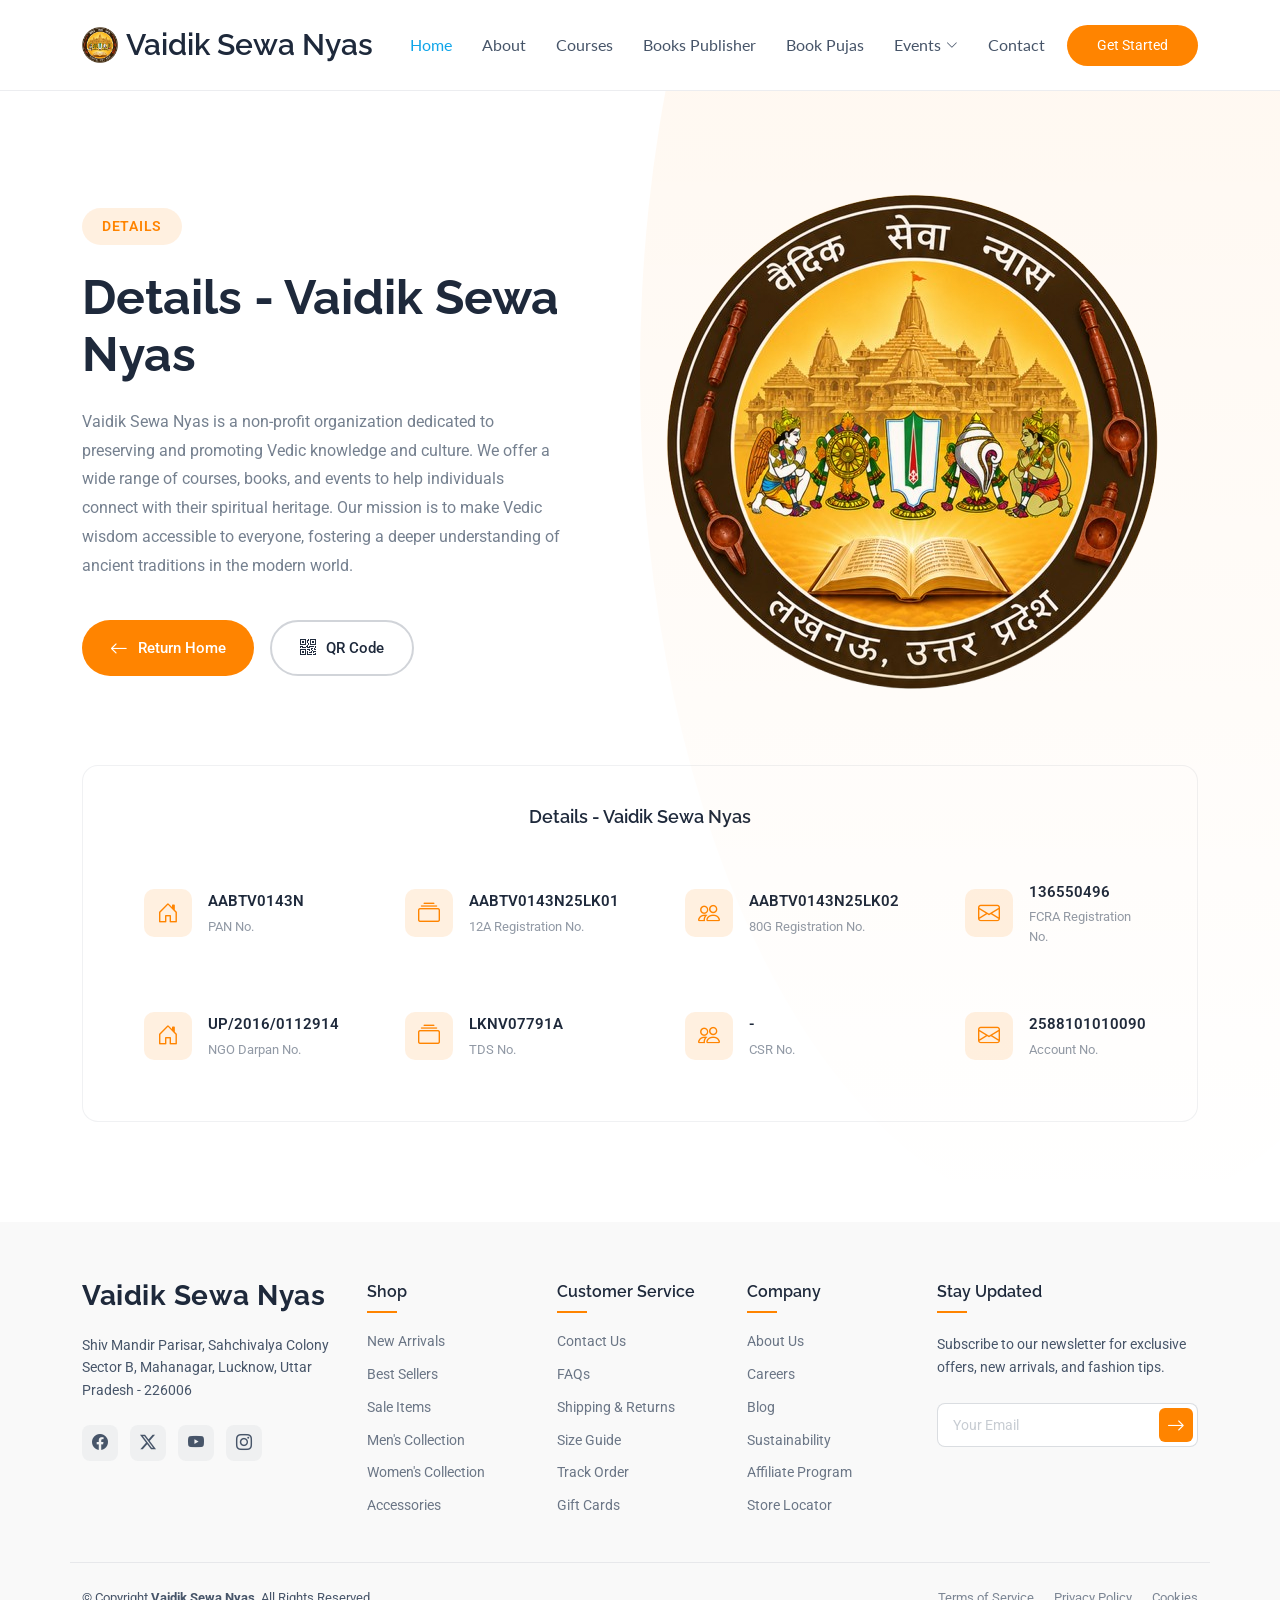
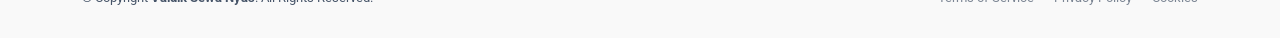
<file: details-page.html>
<!DOCTYPE html>
<html lang="en">

<head>
  <meta charset="utf-8">
  <meta content="width=device-width, initial-scale=1.0" name="viewport">
  <title>Details - Vaidik Sewa Nyas</title>
  <meta name="description" content="">
  <meta name="keywords" content="">

  <!-- Favicons -->
  <link href="assets/images/favicon.png" rel="icon">
  <link href="assets/images/vaidiksewanyas.png" rel="apple-touch-icon" >

  <!-- Fonts -->
  <link href="https://fonts.googleapis.com" rel="preconnect">
  <link href="https://fonts.gstatic.com" rel="preconnect" crossorigin>
  <link href="https://fonts.googleapis.com/css2?family=Roboto:ital,wght@0,100;0,300;0,400;0,500;0,700;0,900;1,100;1,300;1,400;1,500;1,700;1,900&family=Lato:ital,wght@0,100;0,300;0,400;0,700;0,900;1,100;1,300;1,400;1,700;1,900&family=Raleway:ital,wght@0,100;0,200;0,300;0,400;0,500;0,600;0,700;0,800;0,900;1,100;1,200;1,300;1,400;1,500;1,600;1,700;1,800;1,900&display=swap" rel="stylesheet">

  <!-- Vendor CSS Files -->
  <link href="assets/vendor/bootstrap/css/bootstrap.min.css" rel="stylesheet">
  <link href="assets/vendor/bootstrap-icons/bootstrap-icons.css" rel="stylesheet">
  <link href="assets/vendor/aos/aos.css" rel="stylesheet">
  <link href="assets/vendor/glightbox/css/glightbox.min.css" rel="stylesheet">
  <link href="assets/vendor/swiper/swiper-bundle.min.css" rel="stylesheet">

  <!-- Main CSS File -->
  <link href="assets/css/style.css" rel="stylesheet">

</head>

<body class="page-404">

  <header id="header" class="header d-flex align-items-center sticky-top">
    <div class="container position-relative d-flex align-items-center justify-content-between">

      <a href="index.html" class="logo d-flex align-items-center me-auto me-xl-0">
        <!-- Uncomment the line below if you also wish to use an image logo -->
        <img src="assets/images/logo-vaidiksewanyas.png" alt="Vaidik Sewa Nyas Logo">
        <h1 class="sitename">Vaidik Sewa Nyas</h1>
      </a>

      <nav id="navmenu" class="navmenu">
        <ul>
          <li><a href="#hero" class="active">Home</a></li>
          <li><a href="#about">About</a></li>
          <li><a href="#Courses">Courses</a></li>
          <li><a href="#books-publisher">Books Publisher</a></li>
          <li><a href="#book-pujas">Book Pujas</a></li>
          <li class="dropdown"><a href="#"><span>Events</span> <i class="bi bi-chevron-down toggle-dropdown"></i></a>
            <ul>
              <li><a href="#">Magh Mela, Prayagraj</a></li>
              <li class="dropdown"><a href="#"><span>Kumbh (4)</span> <i class="bi bi-chevron-down toggle-dropdown"></i></a>
                <ul>
                  <li><a href="#">Prayagraj Kumbh</a></li>
                  <li><a href="#">Ujjain Kumbh</a></li>
                  <li><a href="#">Haridwar Kumbh</a></li>
                  <li><a href="#">Kashi Kumbh</a></li>
                </ul>
              </li>
            </ul>
          </li>
          <li><a href="#contact">Contact</a></li>
        </ul>
        <i class="mobile-nav-toggle d-xl-none bi bi-list"></i>
      </nav>

      <a class="btn-getstarted" href="index.html#about">Get Started</a>

    </div>
  </header>

  <main class="main">

    <!-- Error 404 Section -->
    <section id="error-404" class="error-404 section">

      <div class="container" data-aos="fade-up" data-aos-delay="100">

        <div class="row align-items-center g-5">

          <div class="col-lg-6" data-aos="fade-left" data-aos-delay="300">
            <div class="error-content">
              <span class="error-badge">Details</span>
              <h1 class="error-heading">Details - Vaidik Sewa Nyas</h1>
              <p class="error-text">
                Vaidik Sewa Nyas is a non-profit organization dedicated to preserving and promoting Vedic knowledge and culture. We offer a wide range of courses, books, and events to help individuals connect with their spiritual heritage. Our mission is to make Vedic wisdom accessible to everyone, fostering a deeper understanding of ancient traditions in the modern world.
              </p>

              <div class="action-buttons">
                <a href="index.html" class="btn-home">
                  <i class="bi bi-arrow-left"></i>
                  Return Home
                </a>
                <a href="16160865010090@cnrb.pdf" class="btn-report" method="post" target="_blank">
                  <i class="bi bi-qr-code"></i>
                  QR Code
                </a>
              </div>
            </div>
          </div>

          <div class="col-xl-6 aos-init aos-animate" data-aos="fade-right" data-aos-delay="200">
            <div class="about-images-wrapper">
              <div class="image-main">
                <img src="assets/images/logo-vaidiksewanyas.png" alt="Vaidik Sewa Nyas" class="img-fluid">
              </div>
              <div class="shape-pattern"></div>
            </div>
          </div>

        </div>

        <div class="row mt-5 pt-4">
          <div class="col-12">
            <div class="quick-navigation" data-aos="fade-up" data-aos-delay="400">
              <h4 class="nav-title">Details - Vaidik Sewa Nyas</h4>
              <div class="nav-links">
                <a class="nav-link-item">
                  <div class="icon-wrap">
                    <i class="bi bi-house-door"></i>
                  </div>
                  <div class="link-content">
                    <span class="link-title">AABTV0143N</span>
                    <span class="link-desc">PAN No.</span>
                  </div>
                </a>
                <a class="nav-link-item">
                  <div class="icon-wrap">
                    <i class="bi bi-collection"></i>
                  </div>
                  <div class="link-content">
                    <span class="link-title">AABTV0143N25LK01</span>
                    <span class="link-desc">12A Registration No.</span>
                  </div>
                </a>
                <a class="nav-link-item">
                  <div class="icon-wrap">
                    <i class="bi bi-people"></i>
                  </div>
                  <div class="link-content">
                    <span class="link-title">AABTV0143N25LK02</span>
                    <span class="link-desc">80G Registration No.</span>
                  </div>
                </a>
                <a class="nav-link-item">
                  <div class="icon-wrap">
                    <i class="bi bi-envelope"></i>
                  </div>
                  <div class="link-content">
                    <span class="link-title">136550496</span>
                    <span class="link-desc">FCRA Registration No.</span>
                  </div>
                </a>
                <a class="nav-link-item">
                  <div class="icon-wrap">
                    <i class="bi bi-house-door"></i>
                  </div>
                  <div class="link-content">
                    <span class="link-title">UP/2016/0112914</span>
                    <span class="link-desc">NGO Darpan No.</span>
                  </div>
                </a>
                <a class="nav-link-item">
                  <div class="icon-wrap">
                    <i class="bi bi-collection"></i>
                  </div>
                  <div class="link-content">
                    <span class="link-title">LKNV07791A</span>
                    <span class="link-desc">TDS No.</span>
                  </div>
                </a>
                <a class="nav-link-item">
                  <div class="icon-wrap">
                    <i class="bi bi-people"></i>
                  </div>
                  <div class="link-content">
                    <span class="link-title">-</span>
                    <span class="link-desc">CSR No.</span>
                  </div>
                </a>
                <a class="nav-link-item">
                  <div class="icon-wrap">
                    <i class="bi bi-envelope"></i>
                  </div>
                  <div class="link-content">
                    <span class="link-title">2588101010090</span>
                    <span class="link-desc">Account No.</span>
                  </div>
                </a>
              </div>
            </div>
          </div>
        </div>

      </div>

    </section><!-- /Error 404 Section -->

  </main>

  <footer id="footer" class="footer light-background">

    <div class="container footer-top">
      <div class="row gy-4">
        <div class="col-lg-3 col-md-6 footer-info">
          <a href="index.html" class="logo d-flex align-items-center mb-4">
            <span class="sitename">Vaidik Sewa Nyas</span>
          </a>
          <p>Shiv Mandir Parisar, Sahchivalya Colony Sector B, Mahanagar, Lucknow, Uttar Pradesh - 226006</p>

          <div class="social-links d-flex mt-4">
            <a href="#" aria-label="Facebook"><i class="bi bi-facebook"></i></a>
            <a href="#" aria-label="Twitter"><i class="bi bi-twitter-x"></i></a>
            <a href="https://www.youtube.com/@vedicsewanyas3923" target="_blank" aria-label="YouTube"><i class="bi bi-youtube"></i></a>
            <a href="#" aria-label="Instagram"><i class="bi bi-instagram"></i></a>
          </div>
        </div>

        <div class="col-lg-2 col-md-6 footer-links">
          <h4>Shop</h4>
          <ul>
            <li><a href="category.html">New Arrivals</a></li>
            <li><a href="category.html">Best Sellers</a></li>
            <li><a href="category.html">Sale Items</a></li>
            <li><a href="category.html">Men's Collection</a></li>
            <li><a href="category.html">Women's Collection</a></li>
            <li><a href="category.html">Accessories</a></li>
          </ul>
        </div>

        <div class="col-lg-2 col-md-6 footer-links">
          <h4>Customer Service</h4>
          <ul>
            <li><a href="contact.html">Contact Us</a></li>
            <li><a href="faq.html">FAQs</a></li>
            <li><a href="shiping-info.html">Shipping &amp; Returns</a></li>
            <li><a href="#">Size Guide</a></li>
            <li><a href="account.html">Track Order</a></li>
            <li><a href="#">Gift Cards</a></li>
          </ul>
        </div>

        <div class="col-lg-2 col-md-6 footer-links">
          <h4>Company</h4>
          <ul>
            <li><a href="about.html">About Us</a></li>
            <li><a href="about.html">Careers</a></li>
            <li><a href="blog.html">Blog</a></li>
            <li><a href="about.html">Sustainability</a></li>
            <li><a href="about.html">Affiliate Program</a></li>
            <li><a href="about.html">Store Locator</a></li>
          </ul>
        </div>

        <div class="col-lg-3 col-md-6">
          <div class="footer-newsletter">
            <h4>Stay Updated</h4>
            <p>Subscribe to our newsletter for exclusive offers, new arrivals, and fashion tips.</p>
            <form action="forms/newsletter.php" method="post" class="php-email-form">
              <div class="position-relative">
                <input type="email" name="email" placeholder="Your Email" required="">
                <button type="submit" class="btn-subscribe"><i class="bi bi-arrow-right"></i></button>
              </div>
              <div class="loading">Loading</div>
              <div class="error-message"></div>
              <div class="sent-message">Your subscription request has been sent. Thank you!</div>
            </form>
          </div>
        </div>
      </div>
    </div>

    <div class="container footer-bottom">
      <div class="row gy-3">
        <div class="col-md-6 order-2 order-md-1">
          <div class="copyright">
            <p>© <span>Copyright</span> <strong class="sitename">Vaidik Sewa Nyas</strong>. All Rights Reserved.</p>
          </div>
        </div>
        <div class="col-md-6 order-1 order-md-2">
          <div class="legal-links">
            <a href="tos.html">Terms of Service</a>
            <a href="privacy.html">Privacy Policy</a>
            <a href="privacy.html">Cookies</a>
          </div>
        </div>
      </div>
    </div>

  </footer>

  <!-- Scroll Top -->
  <a href="#" id="scroll-top" class="scroll-top d-flex align-items-center justify-content-center"><i class="bi bi-arrow-up-short"></i></a>

  <!-- Preloader -->
  <div id="preloader"></div>

  <!-- Vendor JS Files -->
  <script src="assets/vendor/bootstrap/js/bootstrap.bundle.min.js"></script>
  <script src="assets/vendor/php-email-form/validate.js"></script>
  <script src="assets/vendor/aos/aos.js"></script>
  <script src="assets/vendor/glightbox/js/glightbox.min.js"></script>
  <script src="assets/vendor/imagesloaded/imagesloaded.pkgd.min.js"></script>
  <script src="assets/vendor/isotope-layout/isotope.pkgd.min.js"></script>
  <script src="assets/vendor/purecounter/purecounter_vanilla.js"></script>
  <script src="assets/vendor/swiper/swiper-bundle.min.js"></script>

  <!-- Main JS File -->
  <script src="assets/js/main.js"></script>

</body>

</html>
</file>
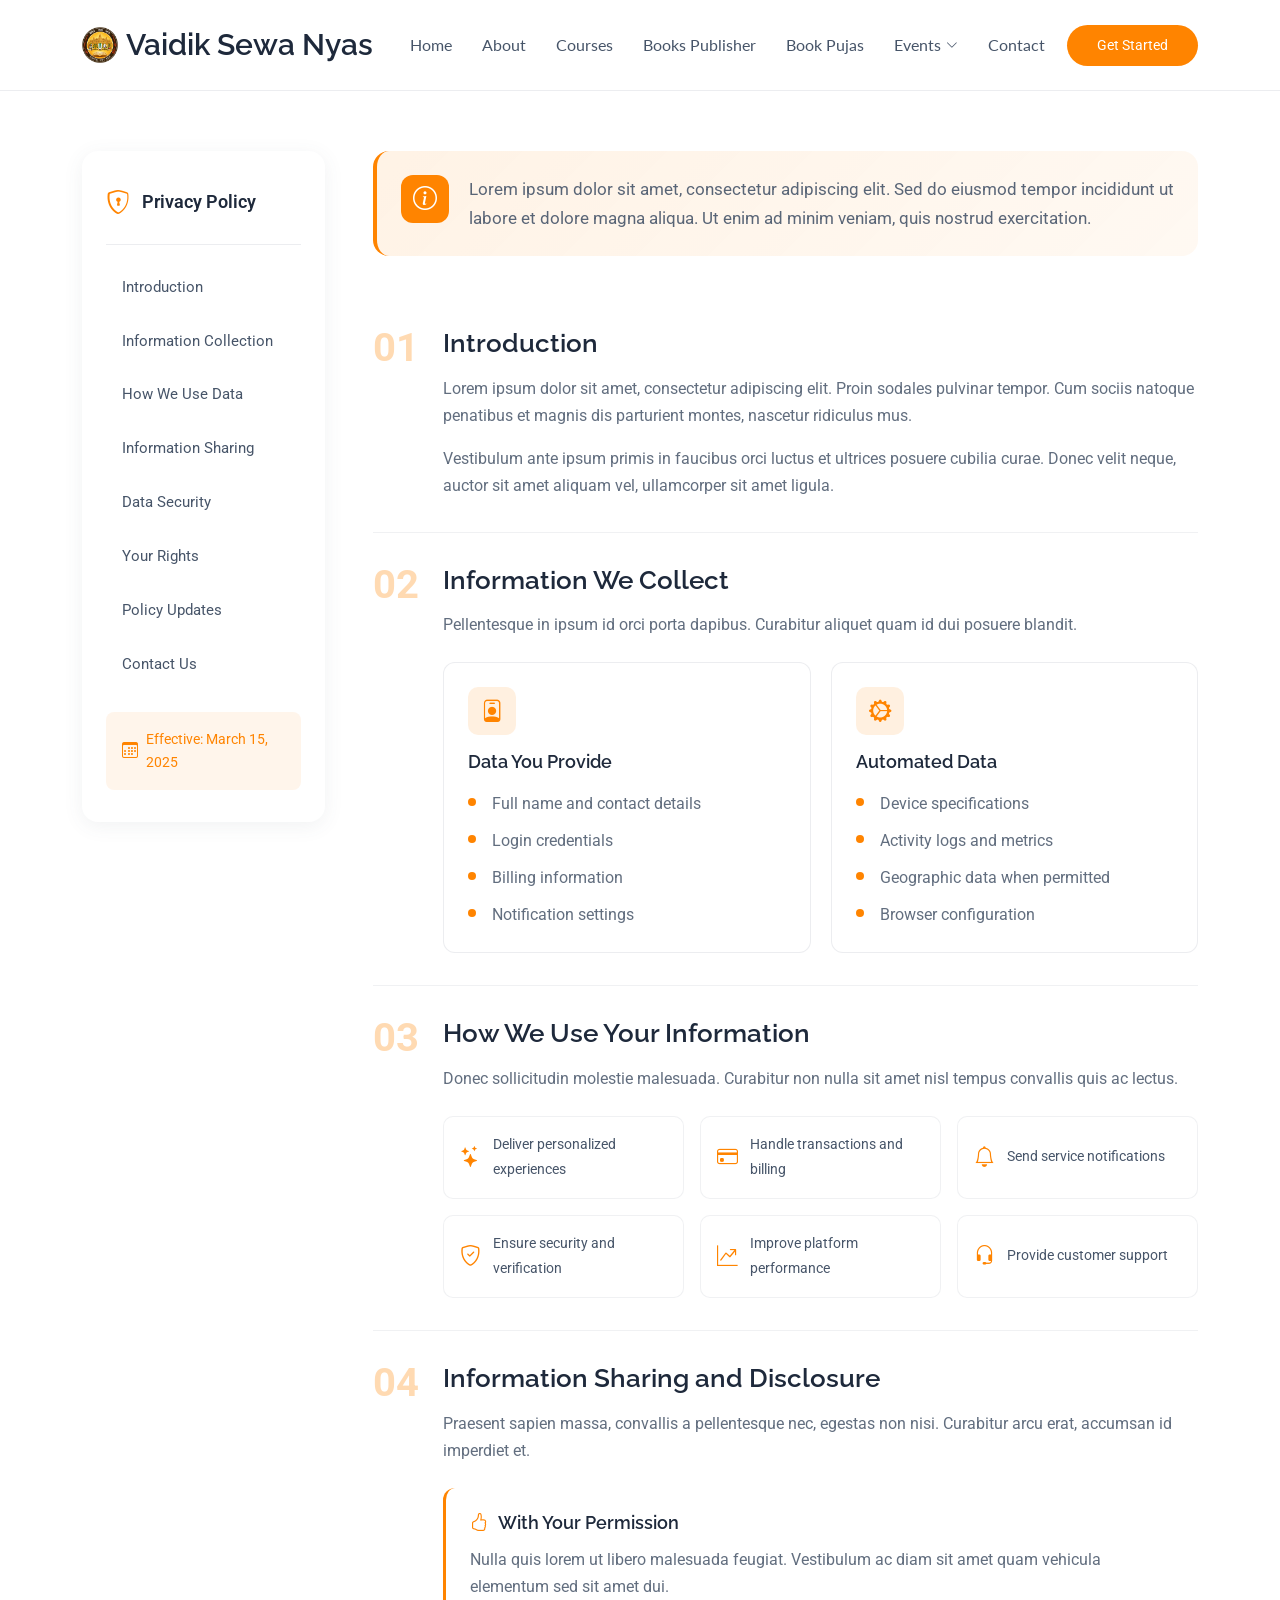
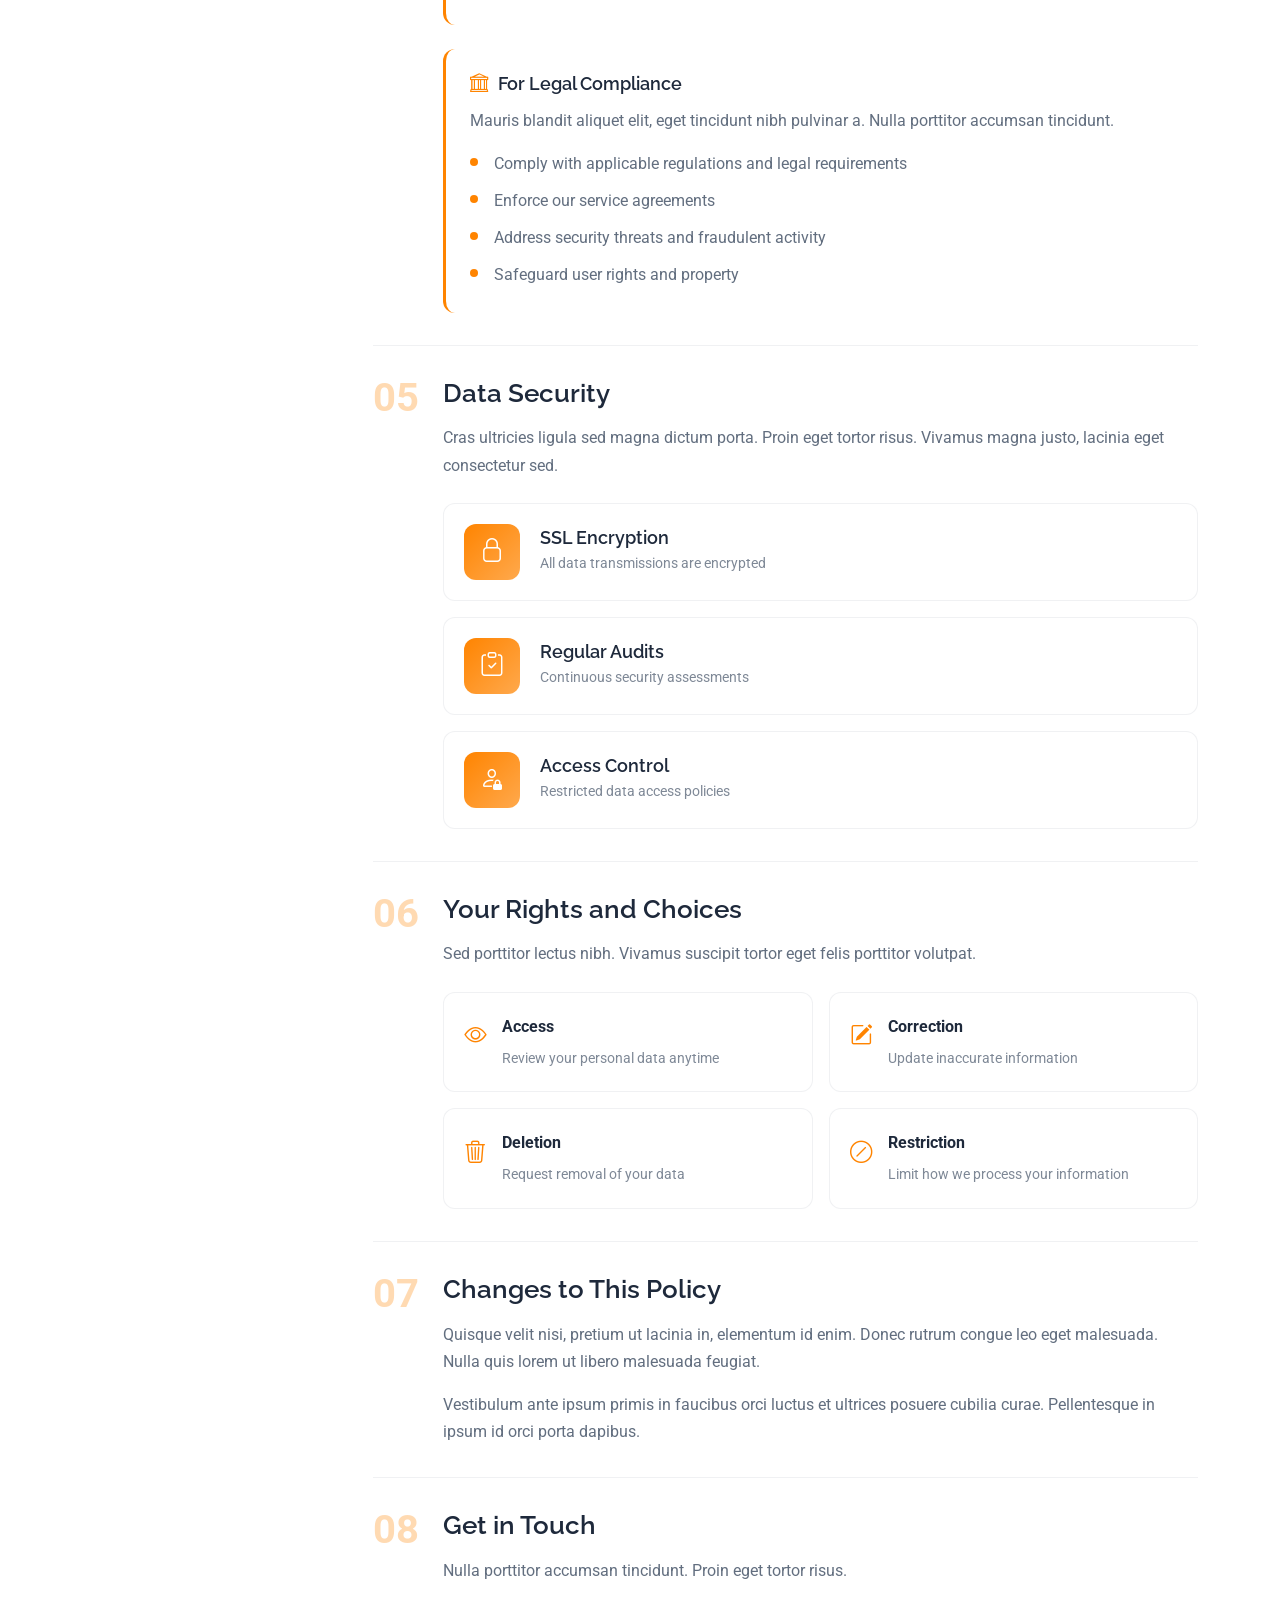
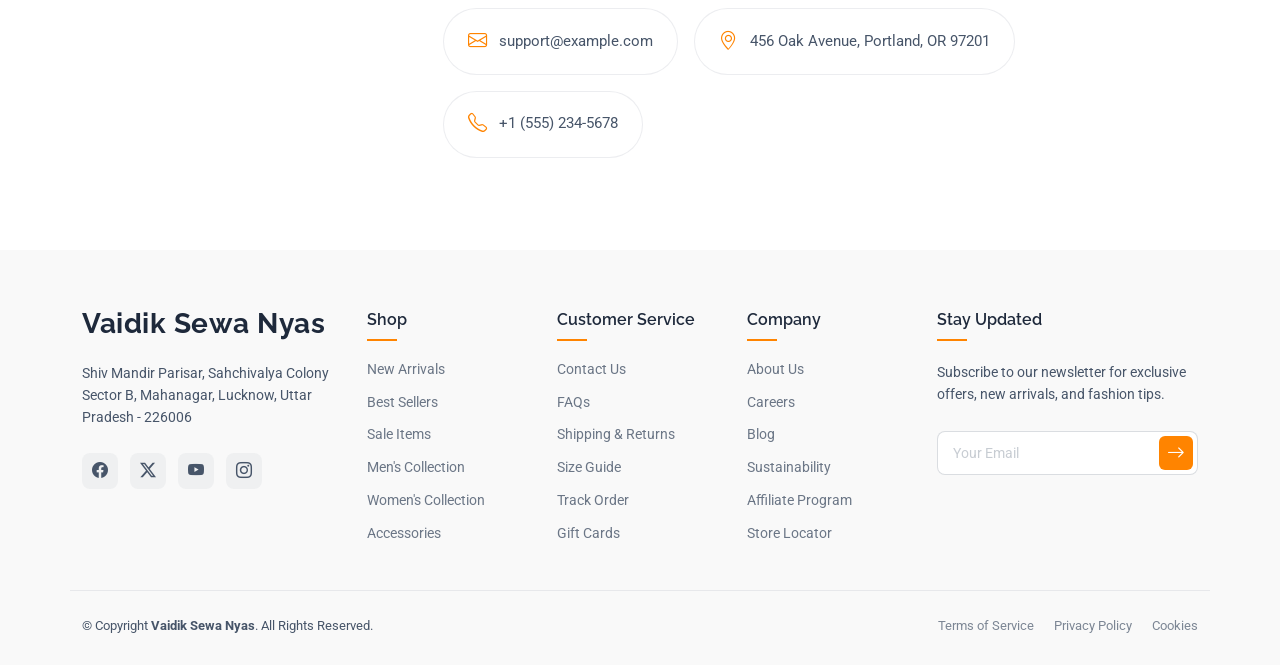
<file: privacy.html>
<!DOCTYPE html>
<html lang="en">

<head>
  <meta charset="utf-8">
  <meta content="width=device-width, initial-scale=1.0" name="viewport">
  <title>Privacy - Orbit Bootstrap Template</title>
  <meta name="description" content="">
  <meta name="keywords" content="">

  <!-- Favicons -->
  <link href="assets/images/favicon.png" rel="icon">
  <link href="assets/images/vaidiksewanyas.png" rel="apple-touch-icon" >

  <!-- Fonts -->
  <link href="https://fonts.googleapis.com" rel="preconnect">
  <link href="https://fonts.gstatic.com" rel="preconnect" crossorigin>
  <link href="https://fonts.googleapis.com/css2?family=Roboto:ital,wght@0,100;0,300;0,400;0,500;0,700;0,900;1,100;1,300;1,400;1,500;1,700;1,900&family=Lato:ital,wght@0,100;0,300;0,400;0,700;0,900;1,100;1,300;1,400;1,700;1,900&family=Raleway:ital,wght@0,100;0,200;0,300;0,400;0,500;0,600;0,700;0,800;0,900;1,100;1,200;1,300;1,400;1,500;1,600;1,700;1,800;1,900&display=swap" rel="stylesheet">

  <!-- Vendor CSS Files -->
  <link href="assets/vendor/bootstrap/css/bootstrap.min.css" rel="stylesheet">
  <link href="assets/vendor/bootstrap-icons/bootstrap-icons.css" rel="stylesheet">
  <link href="assets/vendor/aos/aos.css" rel="stylesheet">
  <link href="assets/vendor/glightbox/css/glightbox.min.css" rel="stylesheet">
  <link href="assets/vendor/swiper/swiper-bundle.min.css" rel="stylesheet">

  <!-- Main CSS File -->
  <link href="assets/css/style.css" rel="stylesheet">

  <!-- =======================================================
  * Template Name: Orbit
  * Template URL: https://bootstrapmade.com/orbit-bootstrap-template/
  * Updated: Jan 13 2026 with Bootstrap v5.3.8
  * Author: BootstrapMade.com
  * License: https://bootstrapmade.com/license/
  ======================================================== -->
</head>

<body class="privacy-page">

  <header id="header" class="header d-flex align-items-center sticky-top">
    <div class="container position-relative d-flex align-items-center justify-content-between">

      <a href="index.html" class="logo d-flex align-items-center me-auto me-xl-0">
        <img src="assets/images/logo-vaidiksewanyas.png" alt="Vaidik Sewa Nyas Logo">
        <h1 class="sitename">Vaidik Sewa Nyas</h1>
      </a>

      <nav id="navmenu" class="navmenu">
        <ul>
          <li><a href="#hero" class="active">Home</a></li>
          <li><a href="#about">About</a></li>
          <li><a href="#Courses">Courses</a></li>
          <li><a href="#books-publisher">Books Publisher</a></li>
          <li><a href="#book-pujas">Book Pujas</a></li>
          <li class="dropdown"><a href="#"><span>Events</span> <i class="bi bi-chevron-down toggle-dropdown"></i></a>
            <ul>
              <li><a href="#">Magh Mela, Prayagraj</a></li>
              <li class="dropdown"><a href="#"><span>Kumbh (4)</span> <i class="bi bi-chevron-down toggle-dropdown"></i></a>
                <ul>
                  <li><a href="#">Prayagraj Kumbh</a></li>
                  <li><a href="#">Ujjain Kumbh</a></li>
                  <li><a href="#">Haridwar Kumbh</a></li>
                  <li><a href="#">Kashi Kumbh</a></li>
                </ul>
              </li>
            </ul>
          </li>
          <li><a href="#contact">Contact</a></li>
        </ul>
        <i class="mobile-nav-toggle d-xl-none bi bi-list"></i>
      </nav>

      <a class="btn-getstarted" href="index.html#about">Get Started</a>

    </div>
  </header>

  <main class="main">

    <!-- Privacy Section -->
    <section id="privacy" class="privacy section">

      <div class="container" data-aos="fade-up">

        <div class="row g-5">

          <!-- Sidebar Navigation -->
          <div class="col-lg-3" data-aos="fade-right" data-aos-delay="100">
            <div class="sidebar-nav">
              <div class="nav-header">
                <i class="bi bi-shield-lock"></i>
                <span>Privacy Policy</span>
              </div>
              <ul class="nav-links">
                <li><a href="#intro">Introduction</a></li>
                <li><a href="#collection">Information Collection</a></li>
                <li><a href="#usage">How We Use Data</a></li>
                <li><a href="#sharing">Information Sharing</a></li>
                <li><a href="#security">Data Security</a></li>
                <li><a href="#rights">Your Rights</a></li>
                <li><a href="#updates">Policy Updates</a></li>
                <li><a href="#contact">Contact Us</a></li>
              </ul>
              <div class="effective-date">
                <i class="bi bi-calendar3"></i>
                <span>Effective: March 15, 2025</span>
              </div>
            </div>
          </div><!-- End Sidebar Navigation -->

          <!-- Main Content -->
          <div class="col-lg-9" data-aos="fade-left" data-aos-delay="200">

            <div class="policy-intro-card" data-aos="zoom-in" data-aos-delay="250">
              <div class="intro-icon">
                <i class="bi bi-info-circle"></i>
              </div>
              <p>Lorem ipsum dolor sit amet, consectetur adipiscing elit. Sed do eiusmod tempor incididunt ut labore et dolore magna aliqua. Ut enim ad minim veniam, quis nostrud exercitation.</p>
            </div>

            <div class="policy-section" id="intro" data-aos="fade-up" data-aos-delay="100">
              <div class="section-number">01</div>
              <div class="section-content">
                <h2>Introduction</h2>
                <p>Lorem ipsum dolor sit amet, consectetur adipiscing elit. Proin sodales pulvinar tempor. Cum sociis natoque penatibus et magnis dis parturient montes, nascetur ridiculus mus.</p>
                <p>Vestibulum ante ipsum primis in faucibus orci luctus et ultrices posuere cubilia curae. Donec velit neque, auctor sit amet aliquam vel, ullamcorper sit amet ligula.</p>
              </div>
            </div><!-- End Policy Section -->

            <div class="policy-section" id="collection" data-aos="fade-up" data-aos-delay="150">
              <div class="section-number">02</div>
              <div class="section-content">
                <h2>Information We Collect</h2>
                <p>Pellentesque in ipsum id orci porta dapibus. Curabitur aliquet quam id dui posuere blandit.</p>

                <div class="info-cards">
                  <div class="info-card">
                    <div class="card-icon">
                      <i class="bi bi-person-badge"></i>
                    </div>
                    <h4>Data You Provide</h4>
                    <ul>
                      <li>Full name and contact details</li>
                      <li>Login credentials</li>
                      <li>Billing information</li>
                      <li>Notification settings</li>
                    </ul>
                  </div>
                  <div class="info-card">
                    <div class="card-icon">
                      <i class="bi bi-gear-wide-connected"></i>
                    </div>
                    <h4>Automated Data</h4>
                    <ul>
                      <li>Device specifications</li>
                      <li>Activity logs and metrics</li>
                      <li>Geographic data when permitted</li>
                      <li>Browser configuration</li>
                    </ul>
                  </div>
                </div>
              </div>
            </div><!-- End Policy Section -->

            <div class="policy-section" id="usage" data-aos="fade-up" data-aos-delay="200">
              <div class="section-number">03</div>
              <div class="section-content">
                <h2>How We Use Your Information</h2>
                <p>Donec sollicitudin molestie malesuada. Curabitur non nulla sit amet nisl tempus convallis quis ac lectus.</p>
                <div class="usage-grid">
                  <div class="usage-item">
                    <i class="bi bi-stars"></i>
                    <span>Deliver personalized experiences</span>
                  </div>
                  <div class="usage-item">
                    <i class="bi bi-credit-card"></i>
                    <span>Handle transactions and billing</span>
                  </div>
                  <div class="usage-item">
                    <i class="bi bi-bell"></i>
                    <span>Send service notifications</span>
                  </div>
                  <div class="usage-item">
                    <i class="bi bi-shield-check"></i>
                    <span>Ensure security and verification</span>
                  </div>
                  <div class="usage-item">
                    <i class="bi bi-graph-up-arrow"></i>
                    <span>Improve platform performance</span>
                  </div>
                  <div class="usage-item">
                    <i class="bi bi-headset"></i>
                    <span>Provide customer support</span>
                  </div>
                </div>
              </div>
            </div><!-- End Policy Section -->

            <div class="policy-section" id="sharing" data-aos="fade-up" data-aos-delay="250">
              <div class="section-number">04</div>
              <div class="section-content">
                <h2>Information Sharing and Disclosure</h2>
                <p>Praesent sapien massa, convallis a pellentesque nec, egestas non nisi. Curabitur arcu erat, accumsan id imperdiet et.</p>

                <div class="sharing-block">
                  <h4><i class="bi bi-hand-thumbs-up"></i> With Your Permission</h4>
                  <p>Nulla quis lorem ut libero malesuada feugiat. Vestibulum ac diam sit amet quam vehicula elementum sed sit amet dui.</p>
                </div>

                <div class="sharing-block">
                  <h4><i class="bi bi-bank"></i> For Legal Compliance</h4>
                  <p>Mauris blandit aliquet elit, eget tincidunt nibh pulvinar a. Nulla porttitor accumsan tincidunt.</p>
                  <ul>
                    <li>Comply with applicable regulations and legal requirements</li>
                    <li>Enforce our service agreements</li>
                    <li>Address security threats and fraudulent activity</li>
                    <li>Safeguard user rights and property</li>
                  </ul>
                </div>
              </div>
            </div><!-- End Policy Section -->

            <div class="policy-section" id="security" data-aos="fade-up" data-aos-delay="300">
              <div class="section-number">05</div>
              <div class="section-content">
                <h2>Data Security</h2>
                <p>Cras ultricies ligula sed magna dictum porta. Proin eget tortor risus. Vivamus magna justo, lacinia eget consectetur sed.</p>
                <div class="security-features">
                  <div class="security-item">
                    <div class="security-icon">
                      <i class="bi bi-lock"></i>
                    </div>
                    <div class="security-text">
                      <h5>SSL Encryption</h5>
                      <p>All data transmissions are encrypted</p>
                    </div>
                  </div>
                  <div class="security-item">
                    <div class="security-icon">
                      <i class="bi bi-clipboard-check"></i>
                    </div>
                    <div class="security-text">
                      <h5>Regular Audits</h5>
                      <p>Continuous security assessments</p>
                    </div>
                  </div>
                  <div class="security-item">
                    <div class="security-icon">
                      <i class="bi bi-person-lock"></i>
                    </div>
                    <div class="security-text">
                      <h5>Access Control</h5>
                      <p>Restricted data access policies</p>
                    </div>
                  </div>
                </div>
              </div>
            </div><!-- End Policy Section -->

            <div class="policy-section" id="rights" data-aos="fade-up" data-aos-delay="350">
              <div class="section-number">06</div>
              <div class="section-content">
                <h2>Your Rights and Choices</h2>
                <p>Sed porttitor lectus nibh. Vivamus suscipit tortor eget felis porttitor volutpat.</p>
                <div class="rights-list">
                  <div class="right-item">
                    <i class="bi bi-eye"></i>
                    <div>
                      <strong>Access</strong>
                      <span>Review your personal data anytime</span>
                    </div>
                  </div>
                  <div class="right-item">
                    <i class="bi bi-pencil-square"></i>
                    <div>
                      <strong>Correction</strong>
                      <span>Update inaccurate information</span>
                    </div>
                  </div>
                  <div class="right-item">
                    <i class="bi bi-trash3"></i>
                    <div>
                      <strong>Deletion</strong>
                      <span>Request removal of your data</span>
                    </div>
                  </div>
                  <div class="right-item">
                    <i class="bi bi-slash-circle"></i>
                    <div>
                      <strong>Restriction</strong>
                      <span>Limit how we process your information</span>
                    </div>
                  </div>
                </div>
              </div>
            </div><!-- End Policy Section -->

            <div class="policy-section" id="updates" data-aos="fade-up" data-aos-delay="400">
              <div class="section-number">07</div>
              <div class="section-content">
                <h2>Changes to This Policy</h2>
                <p>Quisque velit nisi, pretium ut lacinia in, elementum id enim. Donec rutrum congue leo eget malesuada. Nulla quis lorem ut libero malesuada feugiat.</p>
                <p>Vestibulum ante ipsum primis in faucibus orci luctus et ultrices posuere cubilia curae. Pellentesque in ipsum id orci porta dapibus.</p>
              </div>
            </div><!-- End Policy Section -->

            <div class="policy-section contact-section" id="contact" data-aos="fade-up" data-aos-delay="450">
              <div class="section-number">08</div>
              <div class="section-content">
                <h2>Get in Touch</h2>
                <p>Nulla porttitor accumsan tincidunt. Proin eget tortor risus.</p>
                <div class="contact-cards">
                  <div class="contact-card">
                    <i class="bi bi-envelope"></i>
                    <span>support@example.com</span>
                  </div>
                  <div class="contact-card">
                    <i class="bi bi-geo-alt"></i>
                    <span>456 Oak Avenue, Portland, OR 97201</span>
                  </div>
                  <div class="contact-card">
                    <i class="bi bi-telephone"></i>
                    <span>+1 (555) 234-5678</span>
                  </div>
                </div>
              </div>
            </div><!-- End Policy Section -->

          </div><!-- End Main Content -->

        </div>

      </div>

    </section><!-- /Privacy Section -->

  </main>

    <footer id="footer" class="footer light-background">

    <div class="container footer-top">
      <div class="row gy-4">
        <div class="col-lg-3 col-md-6 footer-info">
          <a href="index.html" class="logo d-flex align-items-center mb-4">
            <span class="sitename">Vaidik Sewa Nyas</span>
          </a>
          <p>Shiv Mandir Parisar, Sahchivalya Colony Sector B, Mahanagar, Lucknow, Uttar Pradesh - 226006</p>

          <div class="social-links d-flex mt-4">
            <a href="#" aria-label="Facebook"><i class="bi bi-facebook"></i></a>
            <a href="#" aria-label="Twitter"><i class="bi bi-twitter-x"></i></a>
            <a href="https://www.youtube.com/@vedicsewanyas3923" target="_blank" aria-label="YouTube"><i class="bi bi-youtube"></i></a>
            <a href="#" aria-label="Instagram"><i class="bi bi-instagram"></i></a>
          </div>
        </div>

        <div class="col-lg-2 col-md-6 footer-links">
          <h4>Shop</h4>
          <ul>
            <li><a href="category.html">New Arrivals</a></li>
            <li><a href="category.html">Best Sellers</a></li>
            <li><a href="category.html">Sale Items</a></li>
            <li><a href="category.html">Men's Collection</a></li>
            <li><a href="category.html">Women's Collection</a></li>
            <li><a href="category.html">Accessories</a></li>
          </ul>
        </div>

        <div class="col-lg-2 col-md-6 footer-links">
          <h4>Customer Service</h4>
          <ul>
            <li><a href="contact.html">Contact Us</a></li>
            <li><a href="faq.html">FAQs</a></li>
            <li><a href="shiping-info.html">Shipping &amp; Returns</a></li>
            <li><a href="#">Size Guide</a></li>
            <li><a href="account.html">Track Order</a></li>
            <li><a href="#">Gift Cards</a></li>
          </ul>
        </div>

        <div class="col-lg-2 col-md-6 footer-links">
          <h4>Company</h4>
          <ul>
            <li><a href="about.html">About Us</a></li>
            <li><a href="about.html">Careers</a></li>
            <li><a href="blog.html">Blog</a></li>
            <li><a href="about.html">Sustainability</a></li>
            <li><a href="about.html">Affiliate Program</a></li>
            <li><a href="about.html">Store Locator</a></li>
          </ul>
        </div>

        <div class="col-lg-3 col-md-6">
          <div class="footer-newsletter">
            <h4>Stay Updated</h4>
            <p>Subscribe to our newsletter for exclusive offers, new arrivals, and fashion tips.</p>
            <form action="forms/newsletter.php" method="post" class="php-email-form">
              <div class="position-relative">
                <input type="email" name="email" placeholder="Your Email" required="">
                <button type="submit" class="btn-subscribe"><i class="bi bi-arrow-right"></i></button>
              </div>
              <div class="loading">Loading</div>
              <div class="error-message"></div>
              <div class="sent-message">Your subscription request has been sent. Thank you!</div>
            </form>
          </div>
        </div>
      </div>
    </div>

    <div class="container footer-bottom">
      <div class="row gy-3">
        <div class="col-md-6 order-2 order-md-1">
          <div class="copyright">
            <p>© <span>Copyright</span> <strong class="sitename">Vaidik Sewa Nyas</strong>. All Rights Reserved.</p>
          </div>
        </div>
        <div class="col-md-6 order-1 order-md-2">
          <div class="legal-links">
            <a href="tos.html">Terms of Service</a>
            <a href="privacy.html">Privacy Policy</a>
            <a href="privacy.html">Cookies</a>
          </div>
        </div>
      </div>
    </div>

  </footer>

  <!-- Scroll Top -->
  <a href="#" id="scroll-top" class="scroll-top d-flex align-items-center justify-content-center"><i class="bi bi-arrow-up-short"></i></a>

  <!-- Preloader -->
  <div id="preloader"></div>

  <!-- Vendor JS Files -->
  <script src="assets/vendor/bootstrap/js/bootstrap.bundle.min.js"></script>
  <script src="assets/vendor/php-email-form/validate.js"></script>
  <script src="assets/vendor/aos/aos.js"></script>
  <script src="assets/vendor/glightbox/js/glightbox.min.js"></script>
  <script src="assets/vendor/imagesloaded/imagesloaded.pkgd.min.js"></script>
  <script src="assets/vendor/isotope-layout/isotope.pkgd.min.js"></script>
  <script src="assets/vendor/purecounter/purecounter_vanilla.js"></script>
  <script src="assets/vendor/swiper/swiper-bundle.min.js"></script>

  <!-- Main JS File -->
  <script src="assets/js/main.js"></script>

</body>

</html>
</file>
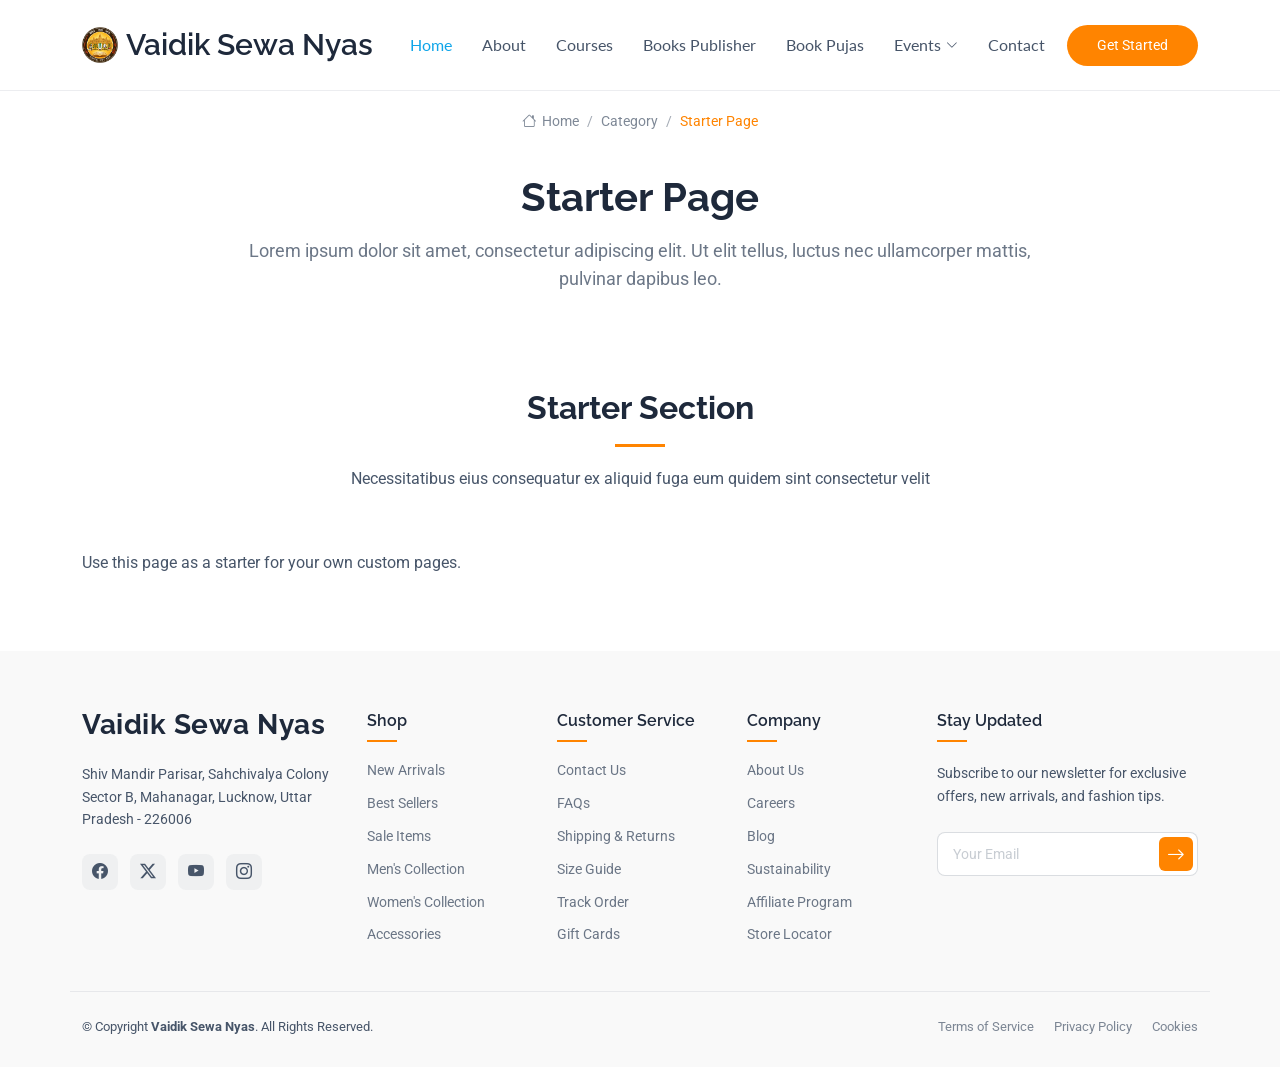
<file: starter-page.html>
<!DOCTYPE html>
<html lang="en">

<head>
  <meta charset="utf-8">
  <meta content="width=device-width, initial-scale=1.0" name="viewport">
  <title>Starter Page - Orbit Bootstrap Template</title>
  <meta name="description" content="">
  <meta name="keywords" content="">

  <!-- Favicons -->
  <link href="assets/images/favicon.png" rel="icon">
  <link href="assets/images/vaidiksewanyas.png" rel="apple-touch-icon" >

  <!-- Fonts -->
  <link href="https://fonts.googleapis.com" rel="preconnect">
  <link href="https://fonts.gstatic.com" rel="preconnect" crossorigin>
  <link href="https://fonts.googleapis.com/css2?family=Roboto:ital,wght@0,100;0,300;0,400;0,500;0,700;0,900;1,100;1,300;1,400;1,500;1,700;1,900&family=Lato:ital,wght@0,100;0,300;0,400;0,700;0,900;1,100;1,300;1,400;1,700;1,900&family=Raleway:ital,wght@0,100;0,200;0,300;0,400;0,500;0,600;0,700;0,800;0,900;1,100;1,200;1,300;1,400;1,500;1,600;1,700;1,800;1,900&display=swap" rel="stylesheet">

  <!-- Vendor CSS Files -->
  <link href="assets/vendor/bootstrap/css/bootstrap.min.css" rel="stylesheet">
  <link href="assets/vendor/bootstrap-icons/bootstrap-icons.css" rel="stylesheet">
  <link href="assets/vendor/aos/aos.css" rel="stylesheet">
  <link href="assets/vendor/glightbox/css/glightbox.min.css" rel="stylesheet">
  <link href="assets/vendor/swiper/swiper-bundle.min.css" rel="stylesheet">

  <!-- Main CSS File -->
  <link href="assets/css/style.css" rel="stylesheet">

  <!-- =======================================================
  * Template Name: Orbit
  * Template URL: https://bootstrapmade.com/orbit-bootstrap-template/
  * Updated: Jan 13 2026 with Bootstrap v5.3.8
  * Author: BootstrapMade.com
  * License: https://bootstrapmade.com/license/
  ======================================================== -->
</head>

<body class="starter-page-page">

  <header id="header" class="header d-flex align-items-center sticky-top">
    <div class="container position-relative d-flex align-items-center justify-content-between">

      <a href="index.html" class="logo d-flex align-items-center me-auto me-xl-0">
        <img src="assets/images/logo-vaidiksewanyas.png" alt="Vaidik Sewa Nyas Logo">
        <h1 class="sitename">Vaidik Sewa Nyas</h1>
      </a>

      <nav id="navmenu" class="navmenu">
        <ul>
          <li><a href="#hero" class="active">Home</a></li>
          <li><a href="#about">About</a></li>
          <li><a href="#Courses">Courses</a></li>
          <li><a href="#books-publisher">Books Publisher</a></li>
          <li><a href="#book-pujas">Book Pujas</a></li>
          <li class="dropdown"><a href="#"><span>Events</span> <i class="bi bi-chevron-down toggle-dropdown"></i></a>
            <ul>
              <li><a href="#">Magh Mela, Prayagraj</a></li>
              <li class="dropdown"><a href="#"><span>Kumbh (4)</span> <i class="bi bi-chevron-down toggle-dropdown"></i></a>
                <ul>
                  <li><a href="#">Prayagraj Kumbh</a></li>
                  <li><a href="#">Ujjain Kumbh</a></li>
                  <li><a href="#">Haridwar Kumbh</a></li>
                  <li><a href="#">Kashi Kumbh</a></li>
                </ul>
              </li>
            </ul>
          </li>
          <li><a href="#contact">Contact</a></li>
        </ul>
        <i class="mobile-nav-toggle d-xl-none bi bi-list"></i>
      </nav>

      <a class="btn-getstarted" href="index.html#about">Get Started</a>

    </div>
  </header>

  <main class="main">

    <!-- Page Title -->
    <div class="page-title">
      <div class="breadcrumbs">
        <nav aria-label="breadcrumb">
          <ol class="breadcrumb">
            <li class="breadcrumb-item"><a href="#"><i class="bi bi-house"></i> Home</a></li>
            <li class="breadcrumb-item"><a href="#">Category</a></li>
            <li class="breadcrumb-item active current">Starter Page</li>
          </ol>
        </nav>
      </div>

      <div class="title-wrapper">
        <h1>Starter Page</h1>
        <p>Lorem ipsum dolor sit amet, consectetur adipiscing elit. Ut elit tellus, luctus nec ullamcorper mattis, pulvinar dapibus leo.</p>
      </div>
    </div><!-- End Page Title -->

    <!-- Starter Section Section -->
    <section id="starter-section" class="starter-section section">

      <!-- Section Title -->
      <div class="container section-title" data-aos="fade-up">
        <h2>Starter Section</h2>
        <p>Necessitatibus eius consequatur ex aliquid fuga eum quidem sint consectetur velit</p>
      </div><!-- End Section Title -->

      <div class="container" data-aos="fade-up">
        <p>Use this page as a starter for your own custom pages.</p>
      </div>

    </section><!-- /Starter Section Section -->

  </main>

    <footer id="footer" class="footer light-background">

    <div class="container footer-top">
      <div class="row gy-4">
        <div class="col-lg-3 col-md-6 footer-info">
          <a href="index.html" class="logo d-flex align-items-center mb-4">
            <span class="sitename">Vaidik Sewa Nyas</span>
          </a>
          <p>Shiv Mandir Parisar, Sahchivalya Colony Sector B, Mahanagar, Lucknow, Uttar Pradesh - 226006</p>

          <div class="social-links d-flex mt-4">
            <a href="#" aria-label="Facebook"><i class="bi bi-facebook"></i></a>
            <a href="#" aria-label="Twitter"><i class="bi bi-twitter-x"></i></a>
            <a href="https://www.youtube.com/@vedicsewanyas3923" target="_blank" aria-label="YouTube"><i class="bi bi-youtube"></i></a>
            <a href="#" aria-label="Instagram"><i class="bi bi-instagram"></i></a>
          </div>
        </div>

        <div class="col-lg-2 col-md-6 footer-links">
          <h4>Shop</h4>
          <ul>
            <li><a href="category.html">New Arrivals</a></li>
            <li><a href="category.html">Best Sellers</a></li>
            <li><a href="category.html">Sale Items</a></li>
            <li><a href="category.html">Men's Collection</a></li>
            <li><a href="category.html">Women's Collection</a></li>
            <li><a href="category.html">Accessories</a></li>
          </ul>
        </div>

        <div class="col-lg-2 col-md-6 footer-links">
          <h4>Customer Service</h4>
          <ul>
            <li><a href="contact.html">Contact Us</a></li>
            <li><a href="faq.html">FAQs</a></li>
            <li><a href="shiping-info.html">Shipping &amp; Returns</a></li>
            <li><a href="#">Size Guide</a></li>
            <li><a href="account.html">Track Order</a></li>
            <li><a href="#">Gift Cards</a></li>
          </ul>
        </div>

        <div class="col-lg-2 col-md-6 footer-links">
          <h4>Company</h4>
          <ul>
            <li><a href="about.html">About Us</a></li>
            <li><a href="about.html">Careers</a></li>
            <li><a href="blog.html">Blog</a></li>
            <li><a href="about.html">Sustainability</a></li>
            <li><a href="about.html">Affiliate Program</a></li>
            <li><a href="about.html">Store Locator</a></li>
          </ul>
        </div>

        <div class="col-lg-3 col-md-6">
          <div class="footer-newsletter">
            <h4>Stay Updated</h4>
            <p>Subscribe to our newsletter for exclusive offers, new arrivals, and fashion tips.</p>
            <form action="forms/newsletter.php" method="post" class="php-email-form">
              <div class="position-relative">
                <input type="email" name="email" placeholder="Your Email" required="">
                <button type="submit" class="btn-subscribe"><i class="bi bi-arrow-right"></i></button>
              </div>
              <div class="loading">Loading</div>
              <div class="error-message"></div>
              <div class="sent-message">Your subscription request has been sent. Thank you!</div>
            </form>
          </div>
        </div>
      </div>
    </div>

    <div class="container footer-bottom">
      <div class="row gy-3">
        <div class="col-md-6 order-2 order-md-1">
          <div class="copyright">
            <p>© <span>Copyright</span> <strong class="sitename">Vaidik Sewa Nyas</strong>. All Rights Reserved.</p>
          </div>
        </div>
        <div class="col-md-6 order-1 order-md-2">
          <div class="legal-links">
            <a href="tos.html">Terms of Service</a>
            <a href="privacy.html">Privacy Policy</a>
            <a href="privacy.html">Cookies</a>
          </div>
        </div>
      </div>
    </div>

  </footer>

  <!-- Scroll Top -->
  <a href="#" id="scroll-top" class="scroll-top d-flex align-items-center justify-content-center"><i class="bi bi-arrow-up-short"></i></a>

  <!-- Preloader -->
  <div id="preloader"></div>

  <!-- Vendor JS Files -->
  <script src="assets/vendor/bootstrap/js/bootstrap.bundle.min.js"></script>
  <script src="assets/vendor/php-email-form/validate.js"></script>
  <script src="assets/vendor/aos/aos.js"></script>
  <script src="assets/vendor/glightbox/js/glightbox.min.js"></script>
  <script src="assets/vendor/imagesloaded/imagesloaded.pkgd.min.js"></script>
  <script src="assets/vendor/isotope-layout/isotope.pkgd.min.js"></script>
  <script src="assets/vendor/purecounter/purecounter_vanilla.js"></script>
  <script src="assets/vendor/swiper/swiper-bundle.min.js"></script>

  <!-- Main JS File -->
  <script src="assets/js/main.js"></script>

</body>

</html>
</file>
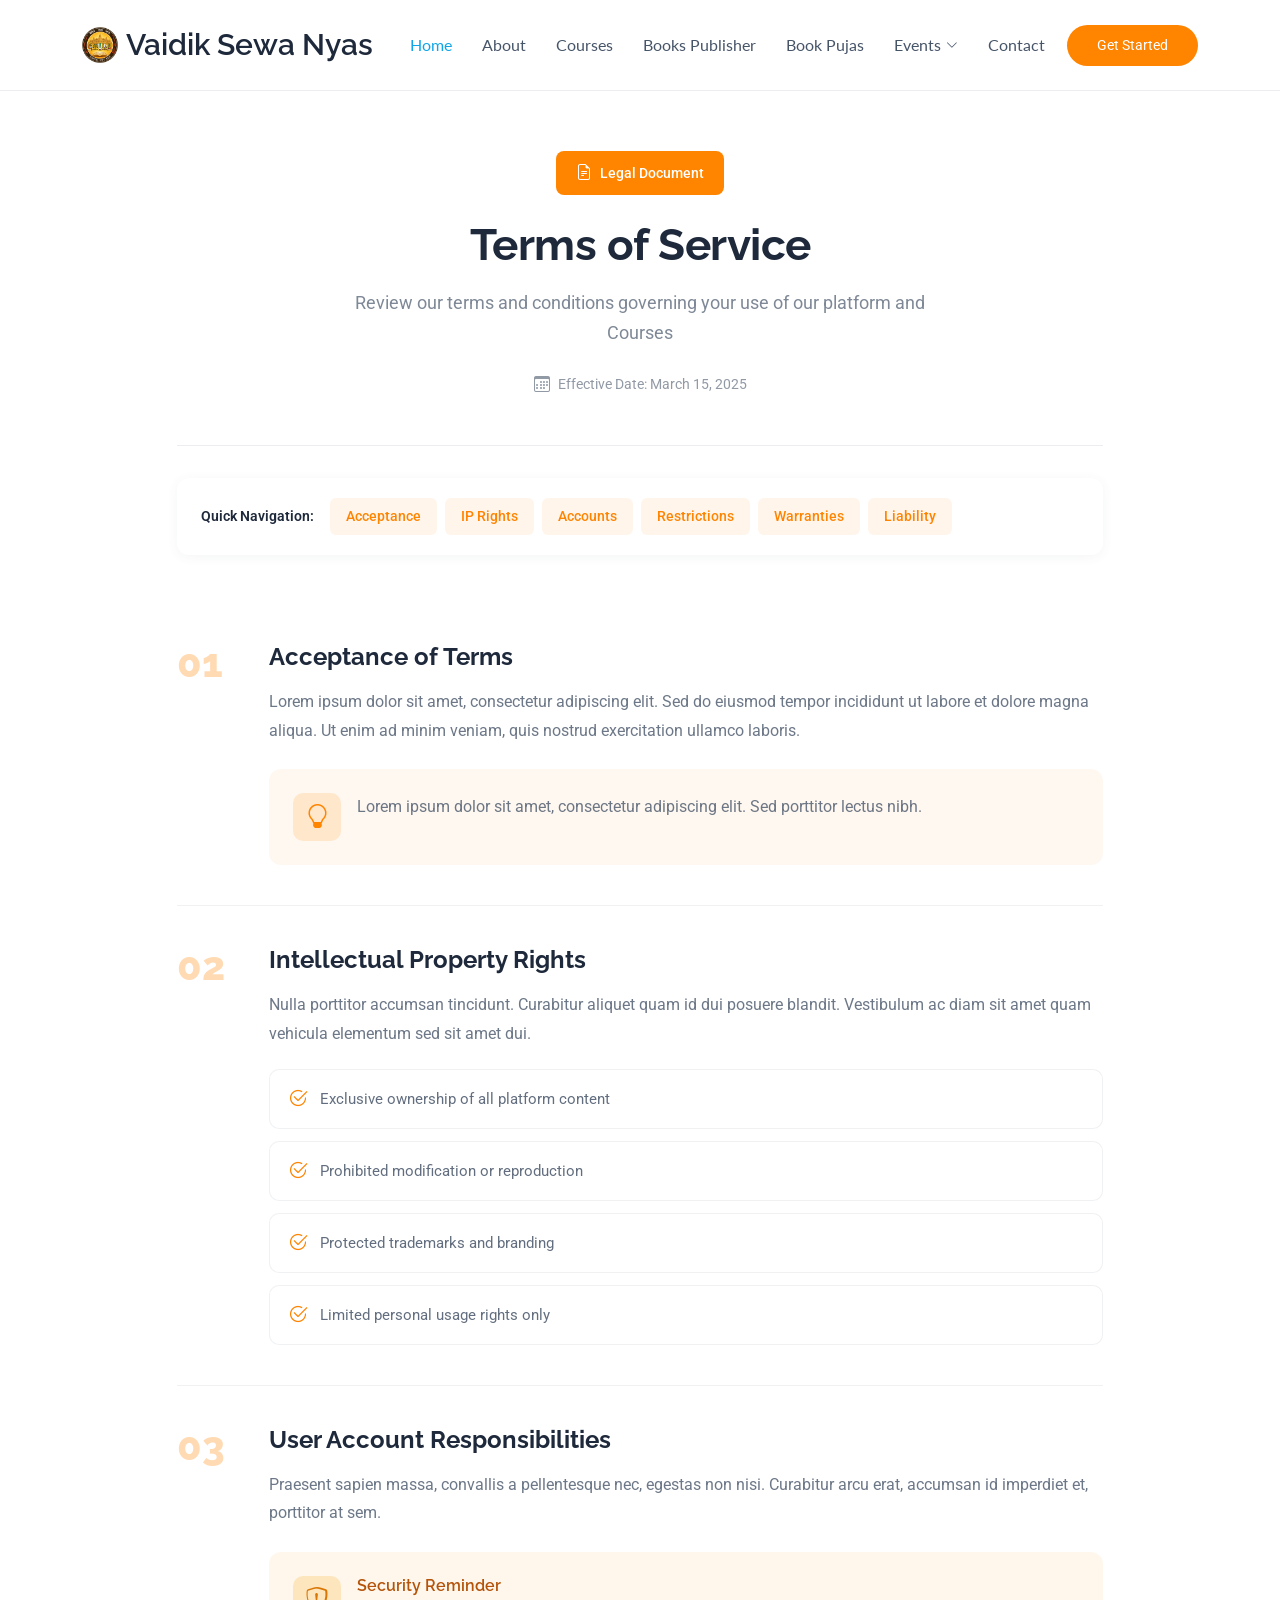
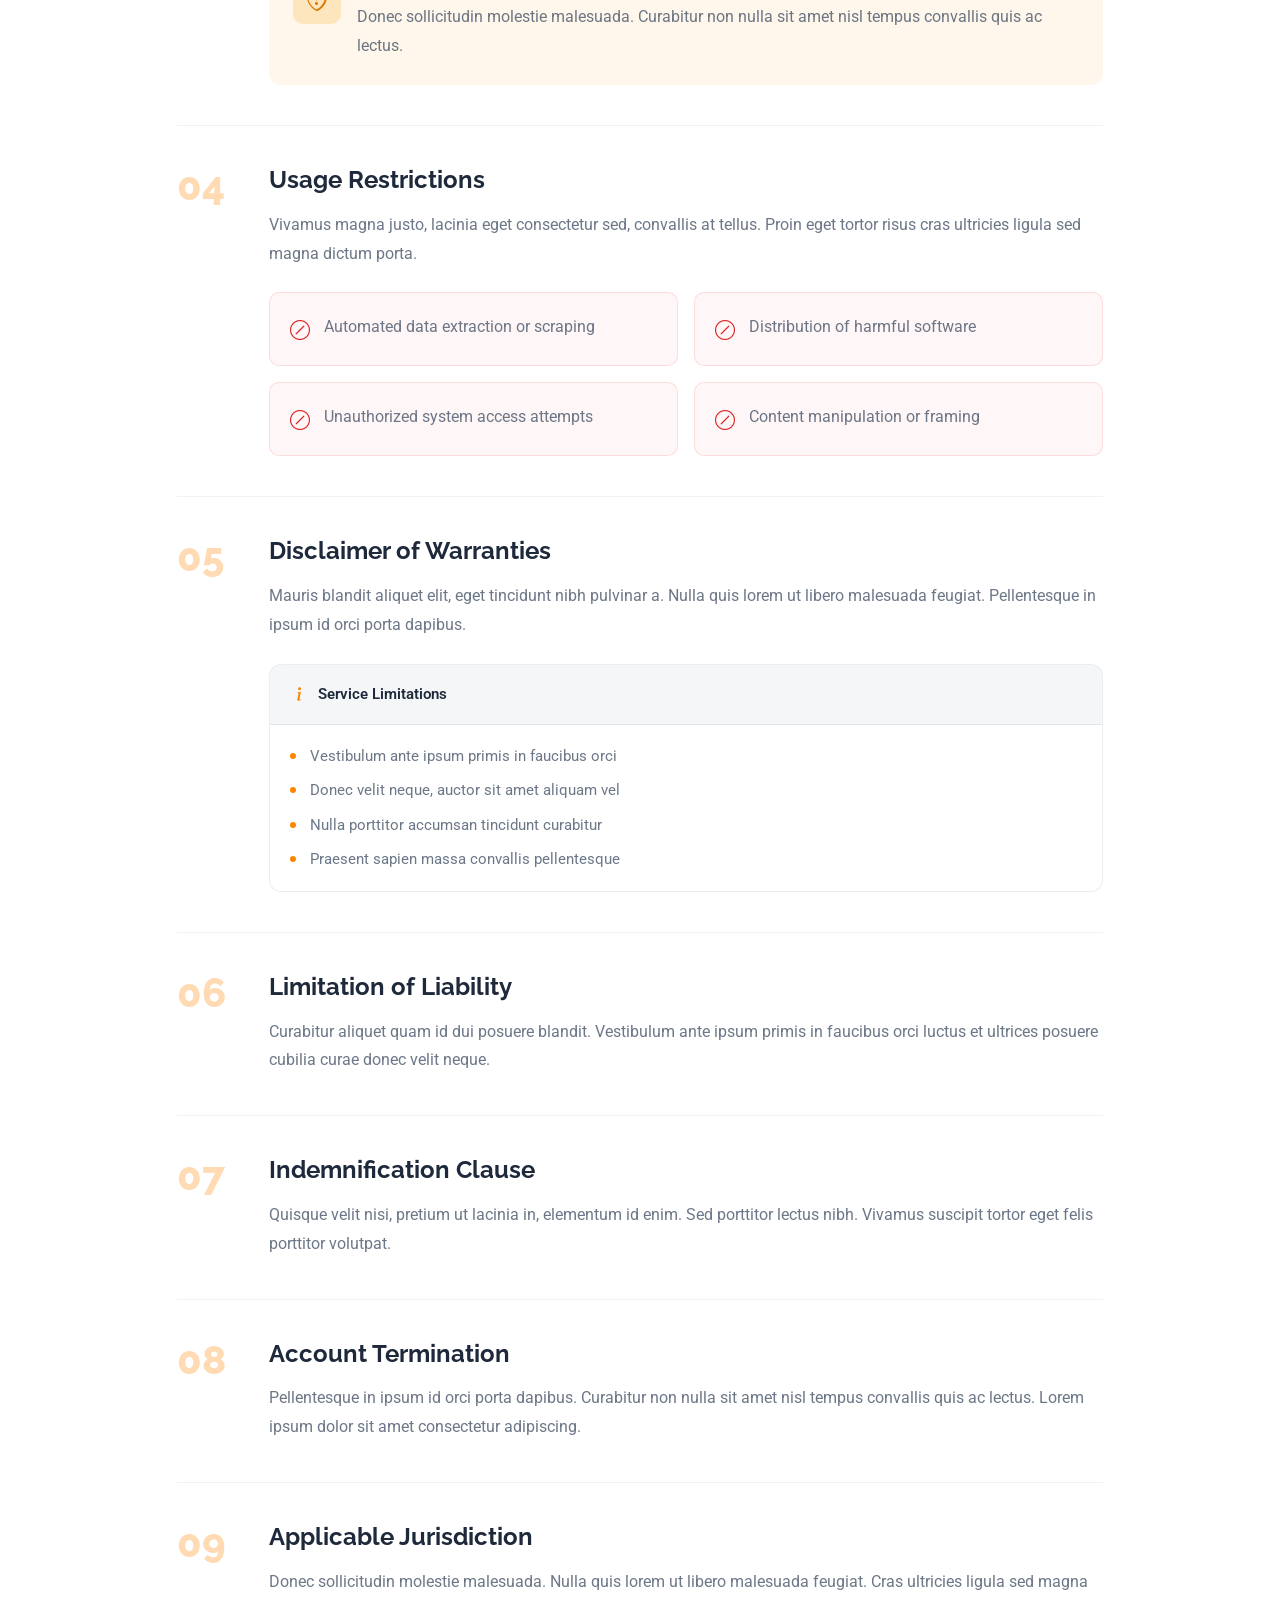
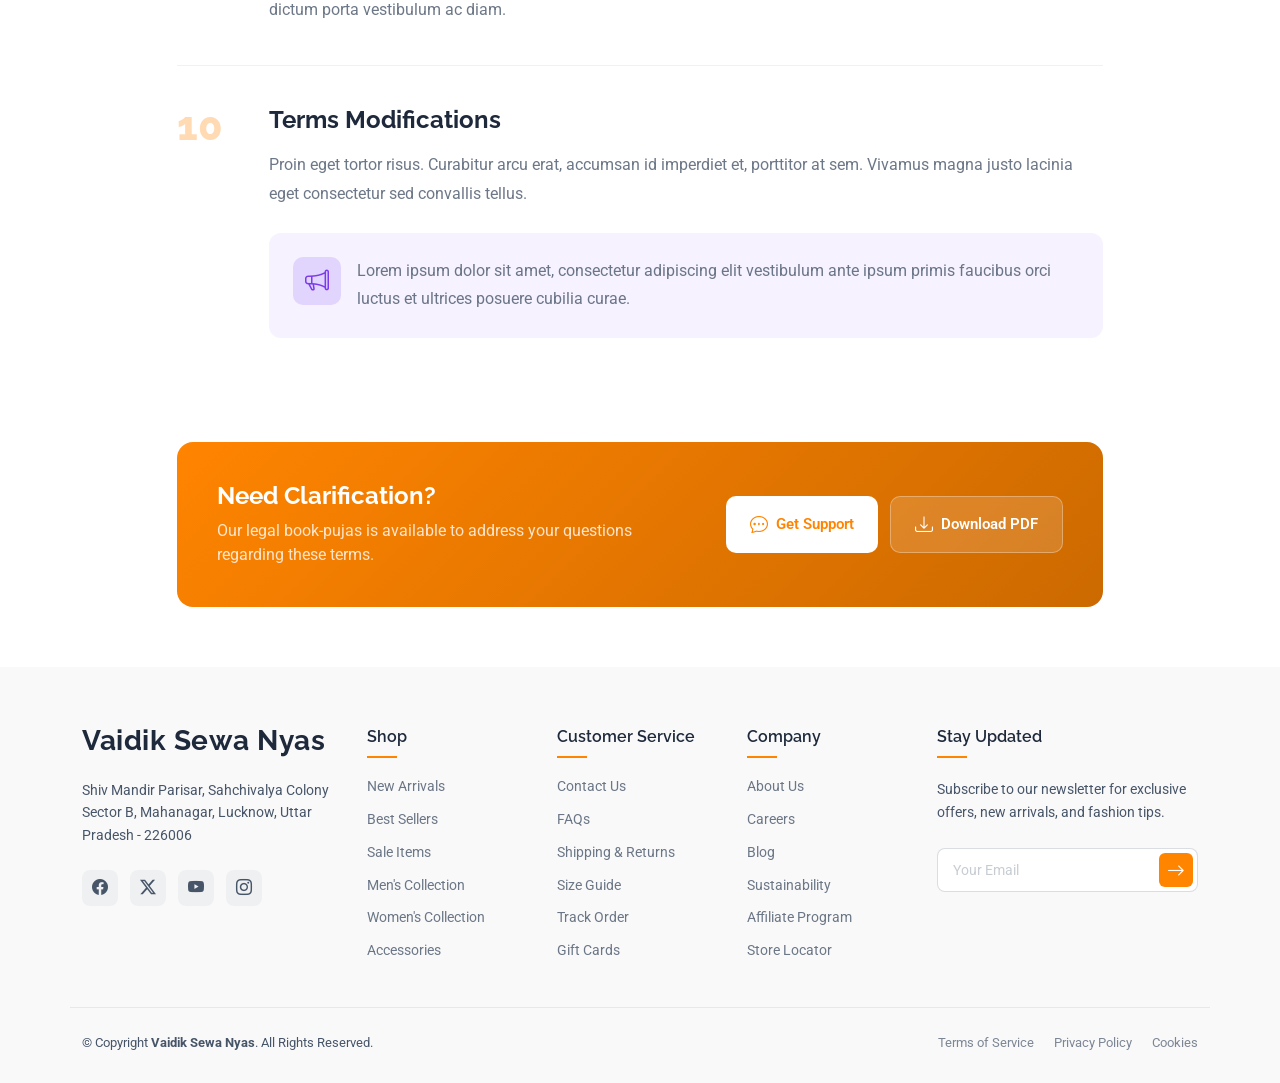
<file: terms.html>
<!DOCTYPE html>
<html lang="en">

<head>
  <meta charset="utf-8">
  <meta content="width=device-width, initial-scale=1.0" name="viewport">
  <title>Terms - Orbit Bootstrap Template</title>
  <meta name="description" content="">
  <meta name="keywords" content="">

  <!-- Favicons -->
  <link href="assets/images/favicon.png" rel="icon">
  <link href="assets/images/vaidiksewanyas.png" rel="apple-touch-icon" >

  <!-- Fonts -->
  <link href="https://fonts.googleapis.com" rel="preconnect">
  <link href="https://fonts.gstatic.com" rel="preconnect" crossorigin>
  <link href="https://fonts.googleapis.com/css2?family=Roboto:ital,wght@0,100;0,300;0,400;0,500;0,700;0,900;1,100;1,300;1,400;1,500;1,700;1,900&family=Lato:ital,wght@0,100;0,300;0,400;0,700;0,900;1,100;1,300;1,400;1,700;1,900&family=Raleway:ital,wght@0,100;0,200;0,300;0,400;0,500;0,600;0,700;0,800;0,900;1,100;1,200;1,300;1,400;1,500;1,600;1,700;1,800;1,900&display=swap" rel="stylesheet">

  <!-- Vendor CSS Files -->
  <link href="assets/vendor/bootstrap/css/bootstrap.min.css" rel="stylesheet">
  <link href="assets/vendor/bootstrap-icons/bootstrap-icons.css" rel="stylesheet">
  <link href="assets/vendor/aos/aos.css" rel="stylesheet">
  <link href="assets/vendor/glightbox/css/glightbox.min.css" rel="stylesheet">
  <link href="assets/vendor/swiper/swiper-bundle.min.css" rel="stylesheet">

  <!-- Main CSS File -->
  <link href="assets/css/style.css" rel="stylesheet">

  <!-- =======================================================
  * Template Name: Orbit
  * Template URL: https://bootstrapmade.com/orbit-bootstrap-template/
  * Updated: Jan 13 2026 with Bootstrap v5.3.8
  * Author: BootstrapMade.com
  * License: https://bootstrapmade.com/license/
  ======================================================== -->
</head>

<body class="terms-page">

  <header id="header" class="header d-flex align-items-center sticky-top">
    <div class="container position-relative d-flex align-items-center justify-content-between">

      <a href="index.html" class="logo d-flex align-items-center me-auto me-xl-0">
        <img src="assets/images/logo-vaidiksewanyas.png" alt="Vaidik Sewa Nyas Logo">
        <h1 class="sitename">Vaidik Sewa Nyas</h1>
      </a>

      <nav id="navmenu" class="navmenu">
        <ul>
          <li><a href="#hero" class="active">Home</a></li>
          <li><a href="#about">About</a></li>
          <li><a href="#Courses">Courses</a></li>
          <li><a href="#books-publisher">Books Publisher</a></li>
          <li><a href="#book-pujas">Book Pujas</a></li>
          <li class="dropdown"><a href="#"><span>Events</span> <i class="bi bi-chevron-down toggle-dropdown"></i></a>
            <ul>
              <li><a href="#">Magh Mela, Prayagraj</a></li>
              <li class="dropdown"><a href="#"><span>Kumbh (4)</span> <i class="bi bi-chevron-down toggle-dropdown"></i></a>
                <ul>
                  <li><a href="#">Prayagraj Kumbh</a></li>
                  <li><a href="#">Ujjain Kumbh</a></li>
                  <li><a href="#">Haridwar Kumbh</a></li>
                  <li><a href="#">Kashi Kumbh</a></li>
                </ul>
              </li>
            </ul>
          </li>
          <li><a href="#contact">Contact</a></li>
        </ul>
        <i class="mobile-nav-toggle d-xl-none bi bi-list"></i>
      </nav>

      <a class="btn-getstarted" href="index.html#about">Get Started</a>

    </div>
  </header>

  <main class="main">

    <!-- Terms Of Service Section -->
    <section id="terms-of-service" class="terms-of-service section">

      <div class="container" data-aos="fade-up">
        <!-- Page Header -->
        <div class="row justify-content-center">
          <div class="col-lg-10">
            <div class="terms-header" data-aos="fade-up">
              <div class="header-badge">
                <i class="bi bi-file-earmark-text"></i>
                <span>Legal Document</span>
              </div>
              <h2>Terms of Service</h2>
              <p>Review our terms and conditions governing your use of our platform and Courses</p>
              <div class="update-info">
                <i class="bi bi-calendar3"></i>
                <span>Effective Date: March 15, 2025</span>
              </div>
            </div>
          </div>
        </div>

        <!-- Quick Navigation -->
        <div class="row justify-content-center" data-aos="fade-up" data-aos-delay="100">
          <div class="col-lg-10">
            <div class="quick-nav">
              <span class="nav-label">Quick Navigation:</span>
              <div class="nav-links">
                <a href="#acceptance">Acceptance</a>
                <a href="#ip-rights">IP Rights</a>
                <a href="#accounts">Accounts</a>
                <a href="#restrictions">Restrictions</a>
                <a href="#warranties">Warranties</a>
                <a href="#liability">Liability</a>
              </div>
            </div>
          </div>
        </div>

        <!-- Content Sections -->
        <div class="row justify-content-center">
          <div class="col-lg-10">
            <div class="terms-body" data-aos="fade-up" data-aos-delay="200">

              <!-- Acceptance Section -->
              <article id="acceptance" class="terms-article">
                <div class="article-number">01</div>
                <div class="article-content">
                  <h3>Acceptance of Terms</h3>
                  <p>Lorem ipsum dolor sit amet, consectetur adipiscing elit. Sed do eiusmod tempor incididunt ut labore et dolore magna aliqua. Ut enim ad minim veniam, quis nostrud exercitation ullamco laboris.</p>
                  <div class="highlight-card info">
                    <div class="card-icon">
                      <i class="bi bi-lightbulb"></i>
                    </div>
                    <div class="card-text">
                      <p>Lorem ipsum dolor sit amet, consectetur adipiscing elit. Sed porttitor lectus nibh.</p>
                    </div>
                  </div>
                </div>
              </article>

              <!-- IP Rights Section -->
              <article id="ip-rights" class="terms-article">
                <div class="article-number">02</div>
                <div class="article-content">
                  <h3>Intellectual Property Rights</h3>
                  <p>Nulla porttitor accumsan tincidunt. Curabitur aliquet quam id dui posuere blandit. Vestibulum ac diam sit amet quam vehicula elementum sed sit amet dui.</p>
                  <div class="checklist">
                    <div class="check-item">
                      <i class="bi bi-check2-circle"></i>
                      <span>Exclusive ownership of all platform content</span>
                    </div>
                    <div class="check-item">
                      <i class="bi bi-check2-circle"></i>
                      <span>Prohibited modification or reproduction</span>
                    </div>
                    <div class="check-item">
                      <i class="bi bi-check2-circle"></i>
                      <span>Protected trademarks and branding</span>
                    </div>
                    <div class="check-item">
                      <i class="bi bi-check2-circle"></i>
                      <span>Limited personal usage rights only</span>
                    </div>
                  </div>
                </div>
              </article>

              <!-- Accounts Section -->
              <article id="accounts" class="terms-article">
                <div class="article-number">03</div>
                <div class="article-content">
                  <h3>User Account Responsibilities</h3>
                  <p>Praesent sapien massa, convallis a pellentesque nec, egestas non nisi. Curabitur arcu erat, accumsan id imperdiet et, porttitor at sem.</p>
                  <div class="highlight-card warning">
                    <div class="card-icon">
                      <i class="bi bi-shield-exclamation"></i>
                    </div>
                    <div class="card-text">
                      <h5>Security Reminder</h5>
                      <p>Donec sollicitudin molestie malesuada. Curabitur non nulla sit amet nisl tempus convallis quis ac lectus.</p>
                    </div>
                  </div>
                </div>
              </article>

              <!-- Restrictions Section -->
              <article id="restrictions" class="terms-article">
                <div class="article-number">04</div>
                <div class="article-content">
                  <h3>Usage Restrictions</h3>
                  <p>Vivamus magna justo, lacinia eget consectetur sed, convallis at tellus. Proin eget tortor risus cras ultricies ligula sed magna dictum porta.</p>
                  <div class="restrictions-grid">
                    <div class="restriction-card">
                      <i class="bi bi-slash-circle"></i>
                      <p>Automated data extraction or scraping</p>
                    </div>
                    <div class="restriction-card">
                      <i class="bi bi-slash-circle"></i>
                      <p>Distribution of harmful software</p>
                    </div>
                    <div class="restriction-card">
                      <i class="bi bi-slash-circle"></i>
                      <p>Unauthorized system access attempts</p>
                    </div>
                    <div class="restriction-card">
                      <i class="bi bi-slash-circle"></i>
                      <p>Content manipulation or framing</p>
                    </div>
                  </div>
                </div>
              </article>

              <!-- Warranties Section -->
              <article id="warranties" class="terms-article">
                <div class="article-number">05</div>
                <div class="article-content">
                  <h3>Disclaimer of Warranties</h3>
                  <p>Mauris blandit aliquet elit, eget tincidunt nibh pulvinar a. Nulla quis lorem ut libero malesuada feugiat. Pellentesque in ipsum id orci porta dapibus.</p>
                  <div class="disclaimer-panel">
                    <div class="panel-header">
                      <i class="bi bi-info-lg"></i>
                      <span>Service Limitations</span>
                    </div>
                    <ul class="panel-list">
                      <li>Vestibulum ante ipsum primis in faucibus orci</li>
                      <li>Donec velit neque, auctor sit amet aliquam vel</li>
                      <li>Nulla porttitor accumsan tincidunt curabitur</li>
                      <li>Praesent sapien massa convallis pellentesque</li>
                    </ul>
                  </div>
                </div>
              </article>

              <!-- Liability Section -->
              <article id="liability" class="terms-article">
                <div class="article-number">06</div>
                <div class="article-content">
                  <h3>Limitation of Liability</h3>
                  <p>Curabitur aliquet quam id dui posuere blandit. Vestibulum ante ipsum primis in faucibus orci luctus et ultrices posuere cubilia curae donec velit neque.</p>
                </div>
              </article>

              <!-- Indemnification Section -->
              <article class="terms-article">
                <div class="article-number">07</div>
                <div class="article-content">
                  <h3>Indemnification Clause</h3>
                  <p>Quisque velit nisi, pretium ut lacinia in, elementum id enim. Sed porttitor lectus nibh. Vivamus suscipit tortor eget felis porttitor volutpat.</p>
                </div>
              </article>

              <!-- Termination Section -->
              <article class="terms-article">
                <div class="article-number">08</div>
                <div class="article-content">
                  <h3>Account Termination</h3>
                  <p>Pellentesque in ipsum id orci porta dapibus. Curabitur non nulla sit amet nisl tempus convallis quis ac lectus. Lorem ipsum dolor sit amet consectetur adipiscing.</p>
                </div>
              </article>

              <!-- Governing Law Section -->
              <article class="terms-article">
                <div class="article-number">09</div>
                <div class="article-content">
                  <h3>Applicable Jurisdiction</h3>
                  <p>Donec sollicitudin molestie malesuada. Nulla quis lorem ut libero malesuada feugiat. Cras ultricies ligula sed magna dictum porta vestibulum ac diam.</p>
                </div>
              </article>

              <!-- Modifications Section -->
              <article class="terms-article">
                <div class="article-number">10</div>
                <div class="article-content">
                  <h3>Terms Modifications</h3>
                  <p>Proin eget tortor risus. Curabitur arcu erat, accumsan id imperdiet et, porttitor at sem. Vivamus magna justo lacinia eget consectetur sed convallis tellus.</p>
                  <div class="highlight-card notice">
                    <div class="card-icon">
                      <i class="bi bi-megaphone"></i>
                    </div>
                    <div class="card-text">
                      <p>Lorem ipsum dolor sit amet, consectetur adipiscing elit vestibulum ante ipsum primis faucibus orci luctus et ultrices posuere cubilia curae.</p>
                    </div>
                  </div>
                </div>
              </article>

            </div>
          </div>
        </div>

        <!-- Contact Footer -->
        <div class="row justify-content-center" data-aos="fade-up" data-aos-delay="300">
          <div class="col-lg-10">
            <div class="terms-footer">
              <div class="footer-content">
                <div class="footer-text">
                  <h4>Need Clarification?</h4>
                  <p>Our legal book-pujas is available to address your questions regarding these terms.</p>
                </div>
                <div class="footer-actions">
                  <a href="#" class="btn-primary-action">
                    <i class="bi bi-chat-dots"></i>
                    <span>Get Support</span>
                  </a>
                  <a href="#" class="btn-secondary-action">
                    <i class="bi bi-download"></i>
                    <span>Download PDF</span>
                  </a>
                </div>
              </div>
            </div>
          </div>
        </div>
      </div>

    </section><!-- /Terms Of Service Section -->

  </main>

    <footer id="footer" class="footer light-background">

    <div class="container footer-top">
      <div class="row gy-4">
        <div class="col-lg-3 col-md-6 footer-info">
          <a href="index.html" class="logo d-flex align-items-center mb-4">
            <span class="sitename">Vaidik Sewa Nyas</span>
          </a>
          <p>Shiv Mandir Parisar, Sahchivalya Colony Sector B, Mahanagar, Lucknow, Uttar Pradesh - 226006</p>

          <div class="social-links d-flex mt-4">
            <a href="#" aria-label="Facebook"><i class="bi bi-facebook"></i></a>
            <a href="#" aria-label="Twitter"><i class="bi bi-twitter-x"></i></a>
            <a href="https://www.youtube.com/@vedicsewanyas3923" target="_blank" aria-label="YouTube"><i class="bi bi-youtube"></i></a>
            <a href="#" aria-label="Instagram"><i class="bi bi-instagram"></i></a>
          </div>
        </div>

        <div class="col-lg-2 col-md-6 footer-links">
          <h4>Shop</h4>
          <ul>
            <li><a href="category.html">New Arrivals</a></li>
            <li><a href="category.html">Best Sellers</a></li>
            <li><a href="category.html">Sale Items</a></li>
            <li><a href="category.html">Men's Collection</a></li>
            <li><a href="category.html">Women's Collection</a></li>
            <li><a href="category.html">Accessories</a></li>
          </ul>
        </div>

        <div class="col-lg-2 col-md-6 footer-links">
          <h4>Customer Service</h4>
          <ul>
            <li><a href="contact.html">Contact Us</a></li>
            <li><a href="faq.html">FAQs</a></li>
            <li><a href="shiping-info.html">Shipping &amp; Returns</a></li>
            <li><a href="#">Size Guide</a></li>
            <li><a href="account.html">Track Order</a></li>
            <li><a href="#">Gift Cards</a></li>
          </ul>
        </div>

        <div class="col-lg-2 col-md-6 footer-links">
          <h4>Company</h4>
          <ul>
            <li><a href="about.html">About Us</a></li>
            <li><a href="about.html">Careers</a></li>
            <li><a href="blog.html">Blog</a></li>
            <li><a href="about.html">Sustainability</a></li>
            <li><a href="about.html">Affiliate Program</a></li>
            <li><a href="about.html">Store Locator</a></li>
          </ul>
        </div>

        <div class="col-lg-3 col-md-6">
          <div class="footer-newsletter">
            <h4>Stay Updated</h4>
            <p>Subscribe to our newsletter for exclusive offers, new arrivals, and fashion tips.</p>
            <form action="forms/newsletter.php" method="post" class="php-email-form">
              <div class="position-relative">
                <input type="email" name="email" placeholder="Your Email" required="">
                <button type="submit" class="btn-subscribe"><i class="bi bi-arrow-right"></i></button>
              </div>
              <div class="loading">Loading</div>
              <div class="error-message"></div>
              <div class="sent-message">Your subscription request has been sent. Thank you!</div>
            </form>
          </div>
        </div>
      </div>
    </div>

    <div class="container footer-bottom">
      <div class="row gy-3">
        <div class="col-md-6 order-2 order-md-1">
          <div class="copyright">
            <p>© <span>Copyright</span> <strong class="sitename">Vaidik Sewa Nyas</strong>. All Rights Reserved.</p>
          </div>
        </div>
        <div class="col-md-6 order-1 order-md-2">
          <div class="legal-links">
            <a href="tos.html">Terms of Service</a>
            <a href="privacy.html">Privacy Policy</a>
            <a href="privacy.html">Cookies</a>
          </div>
        </div>
      </div>
    </div>

  </footer>

  <!-- Scroll Top -->
  <a href="#" id="scroll-top" class="scroll-top d-flex align-items-center justify-content-center"><i class="bi bi-arrow-up-short"></i></a>

  <!-- Preloader -->
  <div id="preloader"></div>

  <!-- Vendor JS Files -->
  <script src="assets/vendor/bootstrap/js/bootstrap.bundle.min.js"></script>
  <script src="assets/vendor/php-email-form/validate.js"></script>
  <script src="assets/vendor/aos/aos.js"></script>
  <script src="assets/vendor/glightbox/js/glightbox.min.js"></script>
  <script src="assets/vendor/imagesloaded/imagesloaded.pkgd.min.js"></script>
  <script src="assets/vendor/isotope-layout/isotope.pkgd.min.js"></script>
  <script src="assets/vendor/purecounter/purecounter_vanilla.js"></script>
  <script src="assets/vendor/swiper/swiper-bundle.min.js"></script>

  <!-- Main JS File -->
  <script src="assets/js/main.js"></script>

</body>

</html>
</file>
<file: assets/css/style.css>
/**
* Template Name: Orbit
* Template URL: https://bootstrapmade.com/orbit-bootstrap-template/
* Updated: Jan 13 2026 with Bootstrap v5.3.8
* Author: BootstrapMade.com
* License: https://bootstrapmade.com/license/
*/

/*--------------------------------------------------------------
# Font & Color Variables
# Help: https://bootstrapmade.com/color-system/
--------------------------------------------------------------*/
/* Fonts */
:root {
  --default-font: "Roboto",  system-ui, -apple-system, "Segoe UI", Roboto, "Helvetica Neue", Arial, "Noto Sans", "Liberation Sans", sans-serif, "Apple Color Emoji", "Segoe UI Emoji", "Segoe UI Symbol", "Noto Color Emoji";
  --heading-font: "Raleway",  sans-serif;
  --nav-font: "Lato",  sans-serif;
}

/* Global Colors - The following color variables are used throughout the website. Updating them here will change the color scheme of the entire website */
:root { 
  --background-color: #ffffff; /* Background color for the entire website, including individual sections */
  --default-color: #475569; /* Default color used for the majority of the text content across the entire website */
  --heading-color: #1e293b; /* Color for headings, subheadings and title throughout the website */
  --accent-color: #ff8400; /* Accent color that represents your brand on the website. It's used for buttons, links, and other elements that need to stand out */
  --surface-color: #ffffff; /* The surface color is used as a background of boxed elements within sections, such as cards, icon boxes, or other elements that require a visual separation from the global background. */
  --contrast-color: #ffffff; /* Contrast color for text, ensuring readability against backgrounds of accent, heading, or default colors. */
}

/* Nav Menu Colors - The following color variables are used specifically for the navigation menu. They are separate from the global colors to allow for more customization options */
:root {
  --nav-color: #475569;  /* The default color of the main navmenu links */
  --nav-hover-color: #0ea5e9; /* Applied to main navmenu links when they are hovered over or active */
  --nav-mobile-background-color: #ffffff; /* Used as the background color for mobile navigation menu */
  --nav-dropdown-background-color: #ffffff; /* Used as the background color for dropdown items that appear when hovering over primary navigation items */
  --nav-dropdown-color: #475569; /* Used for navigation links of the dropdown items in the navigation menu. */
  --nav-dropdown-hover-color: #0ea5e9; /* Similar to --nav-hover-color, this color is applied to dropdown navigation links when they are hovered over. */
}

/* Color Presets - These classes override global colors when applied to any section or element, providing reuse of the sam color scheme. */

.light-background {
  --background-color: #f9f9f9;
  --surface-color: #ffffff;
}

.dark-background {
  --background-color: #0d131f;
  --default-color: #ffffff;
  --heading-color: #ffffff;
  --surface-color: #1e293b;
  --contrast-color: #ffffff;
}

/* Smooth scroll */
:root {
  scroll-behavior: smooth;
}

/*--------------------------------------------------------------
# General Styling & Shared Classes
--------------------------------------------------------------*/
body {
  color: var(--default-color);
  background-color: var(--background-color);
  font-family: var(--default-font);
}

a {
  color: var(--accent-color);
  text-decoration: none;
  transition: 0.3s;
}

a:hover {
  color: color-mix(in srgb, var(--accent-color), transparent 25%);
  text-decoration: none;
}

h1,
h2,
h3,
h4,
h5,
h6 {
  color: var(--heading-color);
  font-family: var(--heading-font);
}

/* PHP Email Form Messages
------------------------------*/
.php-email-form .error-message {
  display: none;
  background: #df1529;
  color: #ffffff;
  text-align: left;
  padding: 15px;
  margin-bottom: 24px;
  font-weight: 600;
}

.php-email-form .sent-message {
  display: none;
  color: #ffffff;
  background: #059652;
  text-align: center;
  padding: 15px;
  margin-bottom: 24px;
  font-weight: 600;
}

.php-email-form .loading {
  display: none;
  background: var(--surface-color);
  text-align: center;
  padding: 15px;
  margin-bottom: 24px;
}

.php-email-form .loading:before {
  content: "";
  display: inline-block;
  border-radius: 50%;
  width: 24px;
  height: 24px;
  margin: 0 10px -6px 0;
  border: 3px solid var(--accent-color);
  border-top-color: var(--surface-color);
  animation: php-email-form-loading 1s linear infinite;
}

@keyframes php-email-form-loading {
  0% {
    transform: rotate(0deg);
  }

  100% {
    transform: rotate(360deg);
  }
}

/*--------------------------------------------------------------
# Global Header
--------------------------------------------------------------*/
.header {
  --surface-color: #1b2430;
  color: var(--default-color);
  background-color: var(--background-color);
  padding: 15px 0;
  transition: all 0.5s;
  z-index: 997;
  border-bottom: 1px solid color-mix(in srgb, var(--default-color), transparent 90%);
}

.header .logo {
  line-height: 1;
}

.header .logo img {
  max-height: 36px;
  margin-right: 8px;
}

.header .logo h1 {
  font-size: 30px;
  margin: 0;
  font-weight: 600;
  color: var(--heading-color);
}

.header .logo span {
  font-size: 34px;
  padding-left: 2px;
  color: var(--accent-color);
}

.header .btn-getstarted,
.header .btn-getstarted:focus {
  color: var(--contrast-color);
  background: var(--accent-color);
  font-size: 14px;
  padding: 10px 30px;
  margin: 0;
  border-radius: 50px;
  transition: 0.3s;
}

.header .btn-getstarted:hover,
.header .btn-getstarted:focus:hover {
  color: var(--contrast-color);
  background: color-mix(in srgb, var(--accent-color), transparent 15%);
}

@media (max-width: 1200px) {
  .header .logo {
    order: 1;
  }

  .header .btn-getstarted {
    order: 2;
    margin: 0 15px 0 0;
    padding: 6px 20px;
  }

  .header .navmenu {
    order: 3;
  }
}

/*--------------------------------------------------------------
# Navigation Menu
--------------------------------------------------------------*/
/* Navmenu - Desktop */
@media (min-width: 1200px) {
  .navmenu {
    padding: 0;
  }

  .navmenu ul {
    margin: 0;
    padding: 0;
    display: flex;
    list-style: none;
    align-items: center;
  }

  .navmenu li {
    position: relative;
  }

  .navmenu a,
  .navmenu a:focus {
    color: var(--nav-color);
    padding: 18px 15px;
    font-size: 16px;
    font-family: var(--nav-font);
    font-weight: 400;
    display: flex;
    align-items: center;
    justify-content: space-between;
    white-space: nowrap;
    transition: 0.3s;
  }

  .navmenu a i,
  .navmenu a:focus i {
    font-size: 12px;
    line-height: 0;
    margin-left: 5px;
    transition: 0.3s;
  }

  .navmenu li:last-child a {
    padding-right: 0;
  }

  .navmenu li:hover>a,
  .navmenu .active,
  .navmenu .active:focus {
    color: var(--nav-hover-color);
  }

  .navmenu .dropdown ul {
    margin: 0;
    padding: 10px 0;
    background: var(--nav-dropdown-background-color);
    display: block;
    position: absolute;
    visibility: hidden;
    left: 14px;
    top: 130%;
    opacity: 0;
    transition: 0.3s;
    border-radius: 4px;
    z-index: 99;
    box-shadow: 0px 0px 30px rgba(0, 0, 0, 0.1);
  }

  .navmenu .dropdown ul li {
    min-width: 200px;
  }

  .navmenu .dropdown ul a {
    padding: 10px 20px;
    font-size: 15px;
    text-transform: none;
    color: var(--nav-dropdown-color);
  }

  .navmenu .dropdown ul a i {
    font-size: 12px;
  }

  .navmenu .dropdown ul a:hover,
  .navmenu .dropdown ul .active:hover,
  .navmenu .dropdown ul li:hover>a {
    color: var(--nav-dropdown-hover-color);
  }

  .navmenu .dropdown:hover>ul {
    opacity: 1;
    top: 100%;
    visibility: visible;
  }

  .navmenu .dropdown .dropdown ul {
    top: 0;
    left: -90%;
    visibility: hidden;
  }

  .navmenu .dropdown .dropdown:hover>ul {
    opacity: 1;
    top: 0;
    left: -100%;
    visibility: visible;
  }
}

/* Navmenu - Mobile */
@media (max-width: 1199px) {
  .mobile-nav-toggle {
    color: var(--nav-color);
    font-size: 28px;
    line-height: 0;
    margin-right: 10px;
    cursor: pointer;
    transition: color 0.3s;
  }

  .navmenu {
    padding: 0;
    z-index: 9997;
  }

  .navmenu ul {
    display: none;
    list-style: none;
    position: absolute;
    inset: 60px 20px 20px 20px;
    padding: 10px 0;
    margin: 0;
    border-radius: 6px;
    background-color: var(--nav-mobile-background-color);
    overflow-y: auto;
    transition: 0.3s;
    z-index: 9998;
    box-shadow: 0px 0px 30px rgba(0, 0, 0, 0.1);
  }

  .navmenu a,
  .navmenu a:focus {
    color: var(--nav-dropdown-color);
    padding: 10px 20px;
    font-family: var(--nav-font);
    font-size: 17px;
    font-weight: 500;
    display: flex;
    align-items: center;
    justify-content: space-between;
    white-space: nowrap;
    transition: 0.3s;
  }

  .navmenu a i,
  .navmenu a:focus i {
    font-size: 12px;
    line-height: 0;
    margin-left: 5px;
    width: 30px;
    height: 30px;
    display: flex;
    align-items: center;
    justify-content: center;
    border-radius: 50%;
    transition: 0.3s;
    background-color: color-mix(in srgb, var(--accent-color), transparent 90%);
  }

  .navmenu a i:hover,
  .navmenu a:focus i:hover {
    background-color: var(--accent-color);
    color: var(--contrast-color);
  }

  .navmenu a:hover,
  .navmenu .active,
  .navmenu .active:focus {
    color: var(--nav-dropdown-hover-color);
  }

  .navmenu .active i,
  .navmenu .active:focus i {
    background-color: var(--accent-color);
    color: var(--contrast-color);
    transform: rotate(180deg);
  }

  .navmenu .dropdown ul {
    position: static;
    display: none;
    z-index: 99;
    padding: 10px 0;
    margin: 10px 20px;
    background-color: var(--nav-dropdown-background-color);
    border: 1px solid color-mix(in srgb, var(--default-color), transparent 90%);
    box-shadow: none;
    transition: all 0.5s ease-in-out;
  }

  .navmenu .dropdown ul ul {
    background-color: rgba(33, 37, 41, 0.1);
  }

  .navmenu .dropdown>.dropdown-active {
    display: block;
    background-color: rgba(33, 37, 41, 0.03);
  }

  .mobile-nav-active {
    overflow: hidden;
  }

  .mobile-nav-active .mobile-nav-toggle {
    color: #fff;
    position: absolute;
    font-size: 32px;
    top: 15px;
    right: 15px;
    margin-right: 0;
    z-index: 9999;
  }

  .mobile-nav-active .navmenu {
    position: fixed;
    overflow: hidden;
    inset: 0;
    background: rgba(33, 37, 41, 0.8);
    transition: 0.3s;
  }

  .mobile-nav-active .navmenu>ul {
    display: block;
  }
}

/*--------------------------------------------------------------
# Global Footer
--------------------------------------------------------------*/
.footer {
  color: var(--default-color);
  background-color: var(--background-color);
  font-size: 14px;
  padding: 60px 0 30px;
  position: relative;
}

.footer .footer-top {
  padding-bottom: 40px;
  border-bottom: 1px solid color-mix(in srgb, var(--default-color), transparent 90%);
}

.footer .footer-info .logo {
  line-height: 1;
}

.footer .footer-info .logo span {
  color: var(--heading-color);
  font-size: 28px;
  font-weight: 700;
  letter-spacing: 0.5px;
  font-family: var(--heading-font);
}

.footer .footer-info p {
  margin-bottom: 0;
  font-size: 14px;
  line-height: 1.6;
}

.footer .social-links {
  display: flex;
  gap: 12px;
}

.footer .social-links a {
  display: flex;
  align-items: center;
  justify-content: center;
  width: 36px;
  height: 36px;
  border-radius: 8px;
  background-color: color-mix(in srgb, var(--default-color), transparent 95%);
  font-size: 16px;
  color: var(--default-color);
  transition: all 0.3s ease;
}

.footer .social-links a:hover {
  color: var(--contrast-color);
  background-color: var(--accent-color);
  transform: translateY(-3px);
}

.footer h4 {
  font-size: 16px;
  font-weight: 600;
  position: relative;
  padding-bottom: 12px;
  margin-bottom: 20px;
}

.footer h4:after {
  content: "";
  position: absolute;
  display: block;
  width: 30px;
  height: 2px;
  background-color: var(--accent-color);
  bottom: 0;
  left: 0;
}

.footer h5 {
  font-size: 14px;
  font-weight: 600;
  margin-bottom: 15px;
}

.footer .footer-links ul {
  list-style: none;
  padding: 0;
  margin: 0;
}

.footer .footer-links ul li {
  padding: 8px 0;
  display: flex;
  align-items: center;
}

.footer .footer-links ul li:first-child {
  padding-top: 0;
}

.footer .footer-links ul a {
  color: color-mix(in srgb, var(--default-color), transparent 20%);
  display: inline-block;
  line-height: 1.2;
  transition: all 0.3s ease;
  position: relative;
}

.footer .footer-links ul a:hover {
  color: var(--accent-color);
  transform: translateX(5px);
}

.footer .footer-newsletter p {
  margin-bottom: 20px;
  line-height: 1.6;
}

.footer .footer-newsletter form {
  margin-top: 25px;
}

.footer .footer-newsletter form .position-relative {
  display: flex;
  margin-bottom: 15px;
}

.footer .footer-newsletter form input[type=email] {
  height: 44px;
  border-radius: 8px;
  padding: 10px 15px;
  width: 100%;
  color: var(--default-color);
  background-color: var(--surface-color);
  border: 1px solid color-mix(in srgb, var(--default-color), transparent 80%);
  font-size: 14px;
}

.footer .footer-newsletter form input[type=email]:focus {
  outline: none;
  border-color: var(--accent-color);
}

.footer .footer-newsletter form input[type=email]::placeholder {
  color: color-mix(in srgb, var(--default-color), transparent 70%);
}

.footer .footer-newsletter form .btn-subscribe {
  position: absolute;
  right: 5px;
  top: 5px;
  bottom: 5px;
  border: 0;
  background-color: var(--accent-color);
  color: var(--contrast-color);
  transition: 0.3s;
  border-radius: 6px;
  display: flex;
  align-items: center;
  justify-content: center;
  width: 34px;
}

.footer .footer-newsletter form .btn-subscribe:hover {
  background-color: color-mix(in srgb, var(--accent-color), transparent 20%);
}

.footer .footer-newsletter form .btn-subscribe i {
  font-size: 18px;
}

.footer .footer-bottom {
  padding-top: 25px;
}

.footer .footer-bottom .copyright p {
  margin-bottom: 0;
  font-size: 13px;
}

.footer .footer-bottom .credits {
  padding-top: 5px;
}

.footer .footer-bottom .legal-links {
  display: flex;
  flex-wrap: wrap;
  gap: 20px;
  justify-content: flex-end;
}

@media (max-width: 767.98px) {
  .footer .footer-bottom .legal-links {
    justify-content: center;
    margin-bottom: 15px;
  }
}

.footer .footer-bottom .legal-links a {
  color: color-mix(in srgb, var(--default-color), transparent 30%);
  font-size: 13px;
  transition: color 0.3s ease;
}

.footer .footer-bottom .legal-links a:hover {
  color: var(--accent-color);
}

@media (max-width: 991.98px) {

  .footer .footer-links,
  .footer .footer-info {
    margin-bottom: 30px;
  }
}

@media (max-width: 767.98px) {
  .footer .trust-badges {
    text-align: left !important;
    margin-top: 20px;
  }

  .footer .copyright,
  .footer .credits {
    text-align: center;
  }
}

/*--------------------------------------------------------------
# Preloader
--------------------------------------------------------------*/
#preloader {
  position: fixed;
  inset: 0;
  z-index: 999999;
  overflow: hidden;
  background: var(--background-color);
  transition: all 0.6s ease-out;
}

#preloader:before {
  content: "";
  position: fixed;
  top: calc(50% - 30px);
  left: calc(50% - 30px);
  border: 6px solid #ffffff;
  border-color: var(--accent-color) transparent var(--accent-color) transparent;
  border-radius: 50%;
  width: 60px;
  height: 60px;
  animation: animate-preloader 1.5s linear infinite;
}

@keyframes animate-preloader {
  0% {
    transform: rotate(0deg);
  }

  100% {
    transform: rotate(360deg);
  }
}

/*--------------------------------------------------------------
# Scroll Top Button
--------------------------------------------------------------*/
.scroll-top {
  position: fixed;
  visibility: hidden;
  opacity: 0;
  right: 15px;
  bottom: 15px;
  z-index: 99999;
  background-color: var(--accent-color);
  width: 40px;
  height: 40px;
  border-radius: 4px;
  transition: all 0.4s;
}

.scroll-top i {
  font-size: 24px;
  color: var(--contrast-color);
  line-height: 0;
}

.scroll-top:hover {
  background-color: color-mix(in srgb, var(--accent-color), transparent 20%);
  color: var(--contrast-color);
}

.scroll-top.active {
  visibility: visible;
  opacity: 1;
}

/*--------------------------------------------------------------
# Disable aos animation delay on mobile devices
--------------------------------------------------------------*/
@media screen and (max-width: 768px) {
  [data-aos-delay] {
    transition-delay: 0 !important;
  }
}

/*--------------------------------------------------------------
# Global Page Titles & Breadcrumbs
--------------------------------------------------------------*/
.page-title {
  text-align: center;
  padding: 20px 0;
}

.page-title .breadcrumbs {
  margin-bottom: 1.5rem;
}

.page-title .breadcrumbs .breadcrumb {
  justify-content: center;
  margin: 0;
  padding: 0;
  background: none;
}

.page-title .breadcrumbs .breadcrumb .breadcrumb-item {
  font-size: 0.9rem;
  color: color-mix(in srgb, var(--default-color), transparent 30%);
}

.page-title .breadcrumbs .breadcrumb .breadcrumb-item.active {
  color: var(--accent-color);
}

.page-title .breadcrumbs .breadcrumb .breadcrumb-item a {
  color: inherit;
  text-decoration: none;
  transition: color 0.3s ease;
}

.page-title .breadcrumbs .breadcrumb .breadcrumb-item a:hover {
  color: var(--accent-color);
}

.page-title .breadcrumbs .breadcrumb .breadcrumb-item a i {
  font-size: 0.9rem;
  margin-right: 0.2rem;
}

.page-title .breadcrumbs .breadcrumb .breadcrumb-item+.breadcrumb-item::before {
  color: color-mix(in srgb, var(--default-color), transparent 50%);
}

.page-title .title-wrapper {
  max-width: 800px;
  margin: 0 auto;
  padding: 1rem 0;
}

.page-title .title-wrapper h1 {
  font-size: 2.5rem;
  margin-bottom: 1rem;
  font-weight: 700;
  color: var(--heading-color);
}

.page-title .title-wrapper p {
  font-size: 1.1rem;
  color: color-mix(in srgb, var(--default-color), transparent 20%);
  margin: 0;
  line-height: 1.6;
}

@media (max-width: 768px) {
  .page-title .title-wrapper h1 {
    font-size: 2rem;
  }

  .page-title .title-wrapper p {
    font-size: 1rem;
  }
}

@media (max-width: 576px) {
  .page-title .title-wrapper h1 {
    font-size: 1.75rem;
  }
}

/*--------------------------------------------------------------
# Global Sections
--------------------------------------------------------------*/
section,
.section {
  color: var(--default-color);
  background-color: var(--background-color);
  padding: 60px 0;
  scroll-margin-top: 90px;
  overflow: clip;
}

@media (max-width: 1199px) {

  section,
  .section {
    scroll-margin-top: 66px;
  }
}

/*--------------------------------------------------------------
# Global Section Titles
--------------------------------------------------------------*/
.section-title {
  text-align: center;
  padding-bottom: 60px;
  position: relative;
}

.section-title h2 {
  font-size: 32px;
  font-weight: 700;
  margin-bottom: 20px;
  padding-bottom: 20px;
  position: relative;
}

.section-title h2:after {
  content: "";
  position: absolute;
  display: block;
  width: 50px;
  height: 3px;
  background: var(--accent-color);
  left: 0;
  right: 0;
  bottom: 0;
  margin: auto;
}

.section-title p {
  margin-bottom: 0;
}

/*--------------------------------------------------------------
# Hero Section
--------------------------------------------------------------*/
.hero {
  padding: 120px 0 80px;
  position: relative;
  overflow: hidden;
  background: linear-gradient(135deg, var(--background-color) 0%, color-mix(in srgb, var(--accent-color), transparent 95%) 100%);
}

.hero::before {
  content: "";
  position: absolute;
  bottom: -30%;
  left: -10%;
  width: 50%;
  height: 100%;
  background: radial-gradient(circle, color-mix(in srgb, var(--accent-color), transparent 92%) 0%, transparent 70%);
  pointer-events: none;
}

.hero::after {
  content: "";
  position: absolute;
  top: 10%;
  right: -5%;
  width: 40%;
  height: 80%;
  background: radial-gradient(circle, color-mix(in srgb, var(--accent-color), transparent 94%) 0%, transparent 60%);
  pointer-events: none;
}

.hero .hero-content {
  position: relative;
  z-index: 2;
}

.hero .hero-content .hero-tag {
  display: inline-flex;
  align-items: center;
  gap: 10px;
  margin-bottom: 24px;
}

.hero .hero-content .hero-tag .tag-dot {
  width: 10px;
  height: 10px;
  background: var(--accent-color);
  border-radius: 50%;
  animation: pulse 2s infinite;
}

.hero .hero-content .hero-tag .tag-text {
  font-size: 0.875rem;
  font-weight: 600;
  text-transform: uppercase;
  letter-spacing: 1.5px;
  color: var(--accent-color);
}

.hero .hero-content .hero-headline {
  font-size: 3.5rem;
  font-weight: 700;
  line-height: 1.15;
  margin-bottom: 24px;
  color: var(--heading-color);
}

@media (max-width: 1200px) {
  .hero .hero-content .hero-headline {
    font-size: 3rem;
  }
}

@media (max-width: 992px) {
  .hero .hero-content .hero-headline {
    font-size: 2.5rem;
  }
}

@media (max-width: 576px) {
  .hero .hero-content .hero-headline {
    font-size: 2rem;
  }
}

.hero .hero-content .hero-text {
  font-size: 1.125rem;
  line-height: 1.7;
  color: color-mix(in srgb, var(--default-color), transparent 25%);
  margin-bottom: 40px;
  max-width: 520px;
}

@media (max-width: 768px) {
  .hero .hero-content .hero-text {
    font-size: 1rem;
    margin-bottom: 32px;
  }
}

.hero .hero-content .hero-cta {
  display: flex;
  align-items: center;
  gap: 32px;
  flex-wrap: wrap;
}

@media (max-width: 576px) {
  .hero .hero-content .hero-cta {
    gap: 24px;
  }
}

.hero .hero-content .hero-cta .cta-button {
  display: inline-flex;
  align-items: center;
  gap: 12px;
  background: var(--accent-color);
  color: var(--contrast-color);
  padding: 16px 32px;
  border-radius: 50px;
  font-weight: 600;
  font-size: 0.9375rem;
  text-decoration: none;
  transition: all 0.3s ease;
}

.hero .hero-content .hero-cta .cta-button i {
  transition: transform 0.3s ease;
}

.hero .hero-content .hero-cta .cta-button:hover {
  background: color-mix(in srgb, var(--accent-color), black 12%);
  transform: translateY(-2px);
  box-shadow: 0 16px 40px color-mix(in srgb, var(--accent-color), transparent 55%);
}

.hero .hero-content .hero-cta .cta-button:hover i {
  transform: translateX(4px);
}

.hero .hero-content .hero-cta .cta-link {
  display: inline-flex;
  align-items: center;
  gap: 10px;
  color: var(--heading-color);
  font-weight: 500;
  text-decoration: none;
  transition: all 0.3s ease;
}

.hero .hero-content .hero-cta .cta-link i {
  font-size: 1.5rem;
  color: var(--accent-color);
  transition: transform 0.3s ease;
}

.hero .hero-content .hero-cta .cta-link:hover {
  color: var(--accent-color);
}

.hero .hero-content .hero-cta .cta-link:hover i {
  transform: scale(1.1);
}

.hero .stats-grid {
  display: grid;
  grid-template-columns: repeat(2, 1fr);
  gap: 24px;
  position: relative;
  z-index: 2;
}

@media (max-width: 576px) {
  .hero .stats-grid {
    grid-template-columns: 1fr;
    gap: 16px;
  }
}

.hero .stats-grid .stat-card {
  background: var(--surface-color);
  padding: 28px 24px;
  border-radius: 16px;
  display: flex;
  align-items: center;
  gap: 16px;
  border: 1px solid color-mix(in srgb, var(--default-color), transparent 92%);
  transition: all 0.3s ease;
}

.hero .stats-grid .stat-card:hover {
  transform: translateY(-4px);
  box-shadow: 0 20px 50px color-mix(in srgb, var(--default-color), transparent 88%);
  border-color: color-mix(in srgb, var(--accent-color), transparent 70%);
}

.hero .stats-grid .stat-card.stat-card-primary {
  background: var(--accent-color);
  border-color: var(--accent-color);
}

.hero .stats-grid .stat-card.stat-card-primary .stat-icon-wrap {
  background: color-mix(in srgb, var(--contrast-color), transparent 80%);
}

.hero .stats-grid .stat-card.stat-card-primary .stat-icon-wrap i {
  color: var(--contrast-color);
}

.hero .stats-grid .stat-card.stat-card-primary .stat-info .stat-value,
.hero .stats-grid .stat-card.stat-card-primary .stat-info .stat-title {
  color: var(--contrast-color);
}

.hero .stats-grid .stat-card.stat-card-primary:hover {
  background: color-mix(in srgb, var(--accent-color), black 10%);
  box-shadow: 0 20px 50px color-mix(in srgb, var(--accent-color), transparent 50%);
}

.hero .stats-grid .stat-card.stat-card-accent {
  background: color-mix(in srgb, var(--accent-color), transparent 92%);
  border-color: color-mix(in srgb, var(--accent-color), transparent 80%);
}

.hero .stats-grid .stat-card.stat-card-accent:hover {
  background: color-mix(in srgb, var(--accent-color), transparent 88%);
}

.hero .stats-grid .stat-card .stat-icon-wrap {
  width: 56px;
  height: 56px;
  min-width: 56px;
  background: color-mix(in srgb, var(--accent-color), transparent 88%);
  border-radius: 12px;
  display: flex;
  align-items: center;
  justify-content: center;
}

.hero .stats-grid .stat-card .stat-icon-wrap i {
  font-size: 1.5rem;
  color: var(--accent-color);
}

.hero .stats-grid .stat-card .stat-info .stat-value {
  display: block;
  font-size: 1.75rem;
  font-weight: 700;
  color: var(--heading-color);
  line-height: 1.2;
  margin-bottom: 4px;
}

.hero .stats-grid .stat-card .stat-info .stat-title {
  font-size: 0.875rem;
  color: color-mix(in srgb, var(--default-color), transparent 35%);
}

@keyframes pulse {

  0%,
  100% {
    opacity: 1;
    transform: scale(1);
  }

  50% {
    opacity: 0.6;
    transform: scale(1.2);
  }
}

@media (max-width: 992px) {
  .hero {
    padding: 100px 0 60px;
  }

  .hero .hero-content {
    text-align: center;
    margin-bottom: 48px;
  }

  .hero .hero-content .hero-text {
    margin-left: auto;
    margin-right: auto;
  }

  .hero .hero-content .hero-cta {
    justify-content: center;
  }
}

/*--------------------------------------------------------------
# About Section
--------------------------------------------------------------*/
.about {
  padding-top: 60px;
  background-color: var(--background-color);
  overflow: hidden;
  padding-bottom: 60px;
}

.about .about-images-wrapper {
  position: relative;
  padding-bottom: 60px;
  padding-right: 60px;
  z-index: 1;
}

@media (max-width: 992px) {
  .about .about-images-wrapper {
    padding-right: 0;
    padding-bottom: 0;
    margin-bottom: 40px;
  }
}

.about .image-main {
  border-radius: 20px;
  overflow: hidden;
  position: relative;
  z-index: 2;
  box-shadow: 0 15px 40px -10px color-mix(in srgb, var(--default-color), transparent 90%);
}

.about .image-main img {
  width: 100%;
  height: auto;
  display: block;
  transition: transform 0.5s ease;
}

.about .image-main:hover img {
  transform: scale(1.03);
}

.about .image-offset {
  position: absolute;
  bottom: 0;
  right: 0;
  width: 55%;
  border-radius: 16px;
  overflow: hidden;
  border: 8px solid var(--background-color);
  z-index: 3;
  box-shadow: 0 15px 30px -5px color-mix(in srgb, var(--default-color), transparent 85%);
}

@media (max-width: 992px) {
  .about .image-offset {
    display: none;
  }
}

.about .image-offset img {
  width: 100%;
  height: auto;
  display: block;
}

.about .experience-badge {
  position: absolute;
  top: 40px;
  left: -30px;
  background: var(--accent-color);
  color: var(--contrast-color);
  padding: 24px 30px;
  border-radius: 16px;
  display: flex;
  flex-direction: column;
  align-items: center;
  text-align: center;
  z-index: 4;
  box-shadow: 0 10px 30px color-mix(in srgb, var(--accent-color), transparent 60%);
  animation: float-badge 3s ease-in-out infinite;
}

@media (max-width: 768px) {
  .about .experience-badge {
    left: 20px;
    top: 20px;
    padding: 16px 20px;
  }
}

.about .experience-badge .years {
  font-size: 3rem;
  font-weight: 800;
  line-height: 1;
  display: block;
  margin-bottom: 4px;
}

.about .experience-badge .text {
  font-size: 0.85rem;
  font-weight: 600;
  text-transform: uppercase;
  letter-spacing: 1px;
  line-height: 1.2;
  color: color-mix(in srgb, var(--contrast-color), transparent 10%);
}

.about .shape-pattern {
  position: absolute;
  top: -20px;
  right: 20px;
  width: 200px;
  height: 200px;
  z-index: 1;
  background-image: radial-gradient(color-mix(in srgb, var(--accent-color), transparent 85%) 2px, transparent 2px);
  background-size: 20px 20px;
  opacity: 0.7;
}

@media (min-width: 1200px) {
  .about .about-content {
    padding-left: 40px;
  }
}

.about .section-subtitle {
  display: inline-block;
  font-size: 0.875rem;
  font-weight: 700;
  text-transform: uppercase;
  letter-spacing: 1.5px;
  color: var(--accent-color);
  margin-bottom: 12px;
  position: relative;
  padding-left: 45px;
}

.about .section-subtitle::before {
  content: "";
  position: absolute;
  left: 0;
  top: 50%;
  width: 35px;
  height: 2px;
  background: var(--accent-color);
  transform: translateY(-50%);
}

.about h2 {
  font-size: 2.25rem;
  font-weight: 700;
  line-height: 1.2;
  margin-bottom: 20px;
}

@media (max-width: 768px) {
  .about h2 {
    font-size: 1.75rem;
  }
}

.about .lead-text {
  font-size: 1.1rem;
  color: color-mix(in srgb, var(--default-color), transparent 20%);
  margin-bottom: 16px;
  font-weight: 500;
}

.about .description {
  color: color-mix(in srgb, var(--default-color), transparent 40%);
  line-height: 1.7;
}

.about .features-grid {
  display: grid;
  grid-template-columns: repeat(2, 1fr);
  gap: 16px;
  margin-bottom: 30px;
}

@media (max-width: 576px) {
  .about .features-grid {
    grid-template-columns: 1fr;
  }
}

.about .feature-card {
  display: flex;
  align-items: center;
  gap: 12px;
  background: var(--surface-color);
  padding: 12px 16px;
  border-radius: 8px;
  border: 1px solid color-mix(in srgb, var(--default-color), transparent 90%);
  transition: all 0.3s ease;
}

.about .feature-card i {
  color: var(--accent-color);
  font-size: 1.2rem;
}

.about .feature-card span {
  font-weight: 600;
  font-size: 0.95rem;
  color: var(--heading-color);
}

.about .feature-card:hover {
  border-color: var(--accent-color);
  transform: translateX(5px);
}

.about .stats-row {
  display: flex;
  gap: 30px;
  margin-bottom: 35px;
  padding: 25px 0;
  border-top: 1px solid color-mix(in srgb, var(--default-color), transparent 90%);
  border-bottom: 1px solid color-mix(in srgb, var(--default-color), transparent 90%);
}

@media (max-width: 576px) {
  .about .stats-row {
    flex-direction: column;
    gap: 20px;
    padding: 20px 0;
  }
}

.about .stat-box {
  display: flex;
  flex-direction: column;
}

.about .stat-box .number {
  font-size: 1.75rem;
  font-weight: 800;
  color: var(--accent-color);
  line-height: 1.2;
}

.about .stat-box .label {
  font-size: 0.875rem;
  color: color-mix(in srgb, var(--default-color), transparent 40%);
  font-weight: 500;
}

.about .action-buttons {
  display: flex;
  align-items: center;
  gap: 30px;
  flex-wrap: wrap;
}

.about .btn-primary-custom {
  background: var(--accent-color);
  color: var(--contrast-color);
  padding: 12px 30px;
  border-radius: 50px;
  font-weight: 600;
  display: inline-flex;
  align-items: center;
  gap: 8px;
  transition: 0.3s;
}

.about .btn-primary-custom:hover {
  background: var(--accent-color);
  transform: translateY(-2px);
}

.about .btn-primary-custom:hover i {
  transition: 0.3s;
  transform: translateX(4px);
}

.about .contact-info {
  display: flex;
  align-items: center;
  gap: 12px;
}

.about .contact-info .icon-box {
  width: 45px;
  height: 45px;
  border-radius: 50%;
  background: color-mix(in srgb, var(--accent-color), transparent 90%);
  color: var(--accent-color);
  display: flex;
  align-items: center;
  justify-content: center;
  font-size: 1.2rem;
  transition: 0.3s;
}

.about .contact-info .text {
  display: flex;
  flex-direction: column;
  font-size: 0.875rem;
}

.about .contact-info .text span {
  color: color-mix(in srgb, var(--default-color), transparent 50%);
  font-size: 0.8rem;
}

.about .contact-info .text a {
  font-weight: 700;
  color: var(--heading-color);
  font-size: 1rem;
}

.about .contact-info .text a:hover {
  color: var(--accent-color);
}

.about .contact-info:hover .icon-box {
  background: var(--accent-color);
  color: var(--contrast-color);
}

@keyframes float-badge {

  0%,
  100% {
    transform: translateY(0);
  }

  50% {
    transform: translateY(-8px);
  }
}

/*--------------------------------------------------------------
# Courses Section
--------------------------------------------------------------*/
.Courses {
  padding: 100px 0;
  background-color: var(--background-color);
}

@media (max-width: 768px) {
  .Courses {
    padding: 64px 0;
  }
}

.Courses .service-card {
  position: relative;
  padding: 32px;
  border-radius: 16px;
  background: var(--surface-color);
  box-shadow: 0 10px 40px rgba(0, 0, 0, 0.08);
  transition: all 0.4s cubic-bezier(0.25, 0.46, 0.45, 0.94);
  height: 100%;
  display: flex;
  flex-direction: column;
}

.Courses .service-card:hover {
  transform: translateY(-8px);
  box-shadow: 0 20px 60px rgba(0, 0, 0, 0.12);
}

.Courses .service-card:hover .icon-wrapper {
  background: var(--accent-color);
}

.Courses .service-card:hover .icon-wrapper i {
  color: var(--contrast-color);
}

.Courses .service-card:hover .service-link i {
  transform: translateX(4px);
}

.Courses .service-card.featured {
  background: var(--accent-color);
  transform: scale(1.02);
}

@media (min-width: 992px) {
  .Courses .service-card.featured {
    transform: scale(1.05);
  }
}

.Courses .service-card.featured:hover {
  transform: scale(1.02) translateY(-8px);
}

@media (min-width: 992px) {
  .Courses .service-card.featured:hover {
    transform: scale(1.05) translateY(-8px);
  }
}

.Courses .service-card.featured .icon-wrapper {
  background: color-mix(in srgb, var(--contrast-color) 20%, transparent);
}

.Courses .service-card.featured .icon-wrapper i {
  color: var(--contrast-color);
}

.Courses .service-card.featured h3 {
  color: var(--contrast-color);
}

.Courses .service-card.featured p {
  color: color-mix(in srgb, var(--contrast-color) 85%, transparent);
}

.Courses .service-card.featured .service-link {
  color: var(--contrast-color);
}

.Courses .service-card.featured .service-link:hover {
  color: var(--contrast-color);
}

.Courses .service-card .featured-badge {
  position: absolute;
  top: 16px;
  right: 16px;
  display: inline-flex;
  align-items: center;
  gap: 6px;
  padding: 6px 12px;
  border-radius: 50px;
  font-size: 12px;
  font-weight: 600;
  text-transform: uppercase;
  letter-spacing: 1px;
  background: color-mix(in srgb, var(--contrast-color) 20%, transparent);
  color: var(--contrast-color);
}

.Courses .service-card .featured-badge i {
  font-size: 10px;
}

.Courses .service-card .icon-wrapper {
  width: 56px;
  height: 56px;
  border-radius: 12px;
  background: color-mix(in srgb, var(--accent-color) 15%, transparent);
  display: flex;
  align-items: center;
  justify-content: center;
  margin-bottom: 24px;
  transition: all 0.3s ease;
}

.Courses .service-card .icon-wrapper i {
  font-size: 28px;
  color: var(--accent-color);
  transition: all 0.3s ease;
}

.Courses .service-card h3 {
  font-size: 20px;
  font-weight: 600;
  line-height: 1.4;
  margin-bottom: 12px;
  color: var(--heading-color);
}

.Courses .service-card p {
  font-size: 16px;
  line-height: 1.7;
  color: var(--default-color);
  margin-bottom: 24px;
  flex-grow: 1;
}

.Courses .service-card .service-link {
  display: inline-flex;
  align-items: center;
  gap: 8px;
  font-size: 14px;
  font-weight: 600;
  color: var(--accent-color);
  transition: all 0.3s ease;
}

.Courses .service-card .service-link i {
  font-size: 16px;
  transition: transform 0.3s ease;
}

.Courses .service-card .service-link:hover {
  color: color-mix(in srgb, var(--accent-color) 80%, black);
}

@media (max-width: 768px) {
  .Courses .service-card {
    padding: 24px;
  }

  .Courses .service-card .icon-wrapper {
    width: 48px;
    height: 48px;
  }

  .Courses .service-card .icon-wrapper i {
    font-size: 24px;
  }

  .Courses .service-card h3 {
    font-size: 18px;
  }
}

.Courses .stats-row {
  margin-top: 64px;
  padding: 48px 32px;
  background: color-mix(in srgb, var(--accent-color) 8%, transparent);
  border-radius: 16px;
}

@media (max-width: 768px) {
  .Courses .stats-row {
    margin-top: 48px;
    padding: 32px 24px;
  }
}

.Courses .stats-row .stat-item {
  text-align: center;
}

.Courses .stats-row .stat-item .stat-number {
  display: block;
  font-size: 36px;
  font-weight: 800;
  line-height: 1;
  color: var(--accent-color);
  margin-bottom: 8px;
}

@media (max-width: 768px) {
  .Courses .stats-row .stat-item .stat-number {
    font-size: 28px;
  }
}

.Courses .stats-row .stat-item .stat-label {
  display: block;
  font-size: 14px;
  font-weight: 600;
  text-transform: uppercase;
  letter-spacing: 1px;
  color: var(--default-color);
}

@media (max-width: 768px) {
  .Courses .stats-row .stat-item .stat-label {
    font-size: 12px;
  }
}

/*--------------------------------------------------------------
# books-publisher Section
--------------------------------------------------------------*/
@media (max-width: 768px) {
  .books-publisher {
    padding: 64px 0;
  }
}

.books-publisher .filters-wrapper {
  display: flex;
  justify-content: center;
  margin-bottom: 48px;
}

@media (max-width: 768px) {
  .books-publisher .filters-wrapper {
    margin-bottom: 32px;
  }
}

.books-publisher .books-publisher-filters {
  display: inline-flex;
  flex-wrap: wrap;
  justify-content: center;
  gap: 8px;
  padding: 8px;
  margin: 0;
  list-style: none;
  background: var(--surface-color);
  border-radius: 50px;
  box-shadow: 0 4px 20px color-mix(in srgb, var(--default-color) 8%, transparent);
}

@media (max-width: 768px) {
  .books-publisher .books-publisher-filters {
    border-radius: 16px;
    padding: 8px;
    gap: 6px;
  }
}

.books-publisher .books-publisher-filters li {
  padding: 12px 24px;
  font-size: 14px;
  font-weight: 600;
  border-radius: 50px;
  cursor: pointer;
  transition: all 0.3s cubic-bezier(0.25, 0.46, 0.45, 0.94);
  color: var(--default-color);
  background: transparent;
}

@media (max-width: 768px) {
  .books-publisher .books-publisher-filters li {
    padding: 10px 16px;
    font-size: 13px;
  }
}

.books-publisher .books-publisher-filters li:hover {
  color: var(--accent-color);
  background: color-mix(in srgb, var(--accent-color) 10%, transparent);
}

.books-publisher .books-publisher-filters li.filter-active {
  background: var(--accent-color);
  color: var(--contrast-color);
  box-shadow: 0 4px 16px color-mix(in srgb, var(--accent-color) 40%, transparent);
}

.books-publisher .project-card {
  background: var(--surface-color);
  border-radius: 16px;
  overflow: hidden;
  box-shadow: 0 10px 40px color-mix(in srgb, var(--default-color) 8%, transparent);
  transition: all 0.4s cubic-bezier(0.25, 0.46, 0.45, 0.94);
  height: 100%;
  display: flex;
  flex-direction: column;
}

.books-publisher .project-card:hover {
  transform: translateY(-8px);
  box-shadow: 0 20px 60px color-mix(in srgb, var(--default-color) 12%, transparent);
}

.books-publisher .project-card:hover .image-wrapper img {
  transform: scale(1.08);
}

.books-publisher .project-card:hover .image-wrapper .hover-overlay {
  opacity: 1;
  visibility: visible;
}

.books-publisher .project-card.featured .image-wrapper::before {
  content: "";
  position: absolute;
  inset: 0;
  background: linear-gradient(135deg, color-mix(in srgb, var(--accent-color) 20%, transparent), transparent);
  z-index: 1;
  pointer-events: none;
}

.books-publisher .project-card .image-wrapper {
  position: relative;
  height: 220px;
  overflow: hidden;
}

@media (max-width: 576px) {
  .books-publisher .project-card .image-wrapper {
    height: 200px;
  }
}

.books-publisher .project-card .image-wrapper img {
  width: 100%;
  height: 100%;
  object-fit: cover;
  transition: transform 0.5s cubic-bezier(0.25, 0.46, 0.45, 0.94);
}

.books-publisher .project-card .image-wrapper .hover-overlay {
  position: absolute;
  inset: 0;
  background: linear-gradient(180deg, transparent 0%, color-mix(in srgb, var(--default-color) 80%, transparent) 100%);
  display: flex;
  align-items: flex-end;
  justify-content: center;
  padding-bottom: 24px;
  opacity: 0;
  visibility: hidden;
  transition: all 0.4s cubic-bezier(0.25, 0.46, 0.45, 0.94);
}

.books-publisher .project-card .image-wrapper .hover-overlay .overlay-actions {
  display: flex;
  gap: 12px;
}

.books-publisher .project-card .image-wrapper .hover-overlay .action-btn {
  width: 48px;
  height: 48px;
  background: var(--surface-color);
  color: var(--accent-color);
  border-radius: 50%;
  display: flex;
  align-items: center;
  justify-content: center;
  font-size: 20px;
  transition: all 0.3s ease;
  box-shadow: 0 4px 16px rgba(0, 0, 0, 0.2);
}

.books-publisher .project-card .image-wrapper .hover-overlay .action-btn:hover {
  background: var(--accent-color);
  color: var(--contrast-color);
  transform: scale(1.1);
}

.books-publisher .project-card .image-wrapper .category-badge {
  position: absolute;
  top: 16px;
  left: 16px;
  padding: 8px 16px;
  background: var(--surface-color);
  color: var(--accent-color);
  font-size: 12px;
  font-weight: 600;
  text-transform: uppercase;
  letter-spacing: 1px;
  border-radius: 50px;
  box-shadow: 0 4px 12px rgba(0, 0, 0, 0.1);
  z-index: 2;
}

.books-publisher .project-card .image-wrapper .featured-badge {
  position: absolute;
  top: 16px;
  right: 16px;
  padding: 8px 14px;
  background: linear-gradient(135deg, var(--accent-color), color-mix(in srgb, var(--accent-color) 70%, #ff6b6b));
  color: var(--contrast-color);
  font-size: 11px;
  font-weight: 700;
  text-transform: uppercase;
  letter-spacing: 0.5px;
  border-radius: 50px;
  display: flex;
  align-items: center;
  gap: 6px;
  box-shadow: 0 4px 16px color-mix(in srgb, var(--accent-color) 50%, transparent);
  z-index: 2;
}

.books-publisher .project-card .image-wrapper .featured-badge i {
  font-size: 10px;
}

.books-publisher .project-card .project-info {
  padding: 24px;
  flex-grow: 1;
  display: flex;
  flex-direction: column;
}

@media (max-width: 576px) {
  .books-publisher .project-card .project-info {
    padding: 20px;
  }
}

.books-publisher .project-card .project-info h3 {
  font-size: 18px;
  font-weight: 700;
  color: var(--heading-color);
  margin-bottom: 8px;
  line-height: 1.4;
  letter-spacing: -0.02em;
}

.books-publisher .project-card .project-info p {
  font-size: 14px;
  color: color-mix(in srgb, var(--default-color) 70%, transparent);
  line-height: 1.6;
  margin-bottom: 16px;
  flex-grow: 1;
}

.books-publisher .project-card .project-info .project-meta {
  display: flex;
  justify-content: space-between;
  align-items: center;
  padding-top: 16px;
  border-top: 1px solid color-mix(in srgb, var(--default-color) 10%, transparent);
}

.books-publisher .project-card .project-info .project-meta .tech-tags {
  display: flex;
  gap: 6px;
  flex-wrap: wrap;
}

.books-publisher .project-card .project-info .project-meta .tech-tags span {
  font-size: 11px;
  font-weight: 600;
  padding: 4px 10px;
  border-radius: 50px;
  background: color-mix(in srgb, var(--accent-color) 12%, transparent);
  color: var(--accent-color);
}

.books-publisher .project-card .project-info .project-meta .year {
  font-size: 13px;
  font-weight: 600;
  color: color-mix(in srgb, var(--default-color) 50%, transparent);
}

.books-publisher .cta-section {
  margin-top: 80px;
  padding: 64px;
  background: linear-gradient(135deg, var(--accent-color), color-mix(in srgb, var(--accent-color) 70%, #6366f1));
  border-radius: 24px;
  position: relative;
  overflow: hidden;
  text-align: center;
}

@media (max-width: 992px) {
  .books-publisher .cta-section {
    padding: 48px 32px;
    margin-top: 64px;
  }
}

@media (max-width: 576px) {
  .books-publisher .cta-section {
    padding: 40px 24px;
    border-radius: 16px;
  }
}

.books-publisher .cta-section .cta-content {
  position: relative;
  z-index: 2;
}

.books-publisher .cta-section .cta-label {
  display: inline-flex;
  align-items: center;
  gap: 8px;
  padding: 10px 20px;
  background: color-mix(in srgb, var(--contrast-color) 15%, transparent);
  color: var(--contrast-color);
  font-size: 13px;
  font-weight: 600;
  text-transform: uppercase;
  letter-spacing: 1px;
  border-radius: 50px;
  margin-bottom: 24px;
}

.books-publisher .cta-section .cta-label i {
  font-size: 16px;
}

.books-publisher .cta-section h3 {
  font-size: 36px;
  font-weight: 800;
  color: var(--contrast-color);
  margin-bottom: 16px;
  letter-spacing: -0.02em;
  line-height: 1.2;
}

@media (max-width: 768px) {
  .books-publisher .cta-section h3 {
    font-size: 28px;
  }
}

.books-publisher .cta-section p {
  font-size: 18px;
  color: color-mix(in srgb, var(--contrast-color) 85%, transparent);
  max-width: 600px;
  margin: 0 auto 32px;
  line-height: 1.7;
}

@media (max-width: 768px) {
  .books-publisher .cta-section p {
    font-size: 16px;
  }
}

.books-publisher .cta-section .cta-buttons {
  display: flex;
  justify-content: center;
  gap: 16px;
  flex-wrap: wrap;
}

@media (max-width: 576px) {
  .books-publisher .cta-section .cta-buttons {
    flex-direction: column;
    align-items: center;
  }
}

.books-publisher .cta-section .btn-cta-primary {
  display: inline-flex;
  align-items: center;
  gap: 10px;
  padding: 16px 36px;
  background: var(--surface-color);
  color: var(--accent-color);
  font-size: 15px;
  font-weight: 700;
  border-radius: 50px;
  text-decoration: none;
  transition: all 0.3s cubic-bezier(0.25, 0.46, 0.45, 0.94);
  box-shadow: 0 8px 24px rgba(0, 0, 0, 0.2);
}

@media (max-width: 576px) {
  .books-publisher .cta-section .btn-cta-primary {
    width: 100%;
    justify-content: center;
  }
}

.books-publisher .cta-section .btn-cta-primary:hover {
  transform: translateY(-3px) scale(1.02);
  box-shadow: 0 12px 32px rgba(0, 0, 0, 0.25);
}

.books-publisher .cta-section .btn-cta-primary:hover i {
  transform: translateX(4px);
}

.books-publisher .cta-section .btn-cta-primary i {
  font-size: 18px;
  transition: transform 0.3s ease;
}

.books-publisher .cta-section .btn-cta-secondary {
  display: inline-flex;
  align-items: center;
  gap: 10px;
  padding: 16px 36px;
  background: transparent;
  color: var(--contrast-color);
  font-size: 15px;
  font-weight: 600;
  border-radius: 50px;
  border: 2px solid color-mix(in srgb, var(--contrast-color) 40%, transparent);
  text-decoration: none;
  transition: all 0.3s cubic-bezier(0.25, 0.46, 0.45, 0.94);
}

@media (max-width: 576px) {
  .books-publisher .cta-section .btn-cta-secondary {
    width: 100%;
    justify-content: center;
  }
}

.books-publisher .cta-section .btn-cta-secondary:hover {
  background: color-mix(in srgb, var(--contrast-color) 15%, transparent);
  border-color: var(--contrast-color);
}

.books-publisher .cta-section .btn-cta-secondary i {
  font-size: 20px;
}

.books-publisher .cta-section .cta-decoration {
  position: absolute;
  inset: 0;
  pointer-events: none;
  overflow: hidden;
}

.books-publisher .cta-section .cta-decoration .floating-shape {
  position: absolute;
  border-radius: 50%;
  background: color-mix(in srgb, var(--contrast-color) 10%, transparent);
}

.books-publisher .cta-section .cta-decoration .floating-shape.shape-1 {
  width: 300px;
  height: 300px;
  top: -100px;
  right: -50px;
}

.books-publisher .cta-section .cta-decoration .floating-shape.shape-2 {
  width: 200px;
  height: 200px;
  bottom: -80px;
  left: -60px;
}

.books-publisher .cta-section .cta-decoration .floating-shape.shape-3 {
  width: 120px;
  height: 120px;
  top: 50%;
  left: 20%;
  transform: translateY(-50%);
}

/*--------------------------------------------------------------
# Why Us Section
--------------------------------------------------------------*/
.why-us {
  padding: 80px 0;
  background-color: var(--background-color);
  position: relative;
}

.why-us::before {
  content: "";
  position: absolute;
  top: 0;
  left: 0;
  width: 40%;
  height: 100%;
  background: linear-gradient(135deg, color-mix(in srgb, var(--accent-color), transparent 96%), transparent);
  pointer-events: none;
}

.why-us .sidebar-content {
  position: sticky;
  top: 100px;
}

.why-us .sidebar-content .badge-wrapper {
  margin-bottom: 16px;
}

.why-us .sidebar-content .section-badge {
  display: inline-flex;
  align-items: center;
  gap: 8px;
  padding: 8px 20px;
  background: linear-gradient(135deg, var(--accent-color), color-mix(in srgb, var(--accent-color), #6366f1 30%));
  color: var(--contrast-color);
  border-radius: 24px;
  font-size: 13px;
  font-weight: 600;
  text-transform: uppercase;
  letter-spacing: 0.5px;
}

.why-us .sidebar-content .section-badge i {
  font-size: 14px;
}

.why-us .sidebar-content h2 {
  font-size: 36px;
  font-weight: 800;
  line-height: 1.25;
  color: var(--heading-color);
  margin-bottom: 24px;
}

@media (max-width: 768px) {
  .why-us .sidebar-content h2 {
    font-size: 28px;
  }
}

.why-us .sidebar-content .description {
  font-size: 16px;
  line-height: 1.7;
  color: color-mix(in srgb, var(--default-color), transparent 25%);
  margin-bottom: 32px;
}

.why-us .sidebar-content .stat-cards {
  display: flex;
  flex-direction: column;
  gap: 16px;
  margin-bottom: 40px;
}

.why-us .sidebar-content .stat-cards .stat-card {
  background: var(--surface-color);
  padding: 20px 24px;
  border-radius: 16px;
  border-left: 4px solid var(--accent-color);
  box-shadow: 0 4px 20px color-mix(in srgb, var(--default-color), transparent 92%);
  display: flex;
  align-items: center;
  gap: 16px;
  transition: all 0.3s ease;
}

.why-us .sidebar-content .stat-cards .stat-card:hover {
  transform: translateX(8px);
  box-shadow: 0 8px 30px color-mix(in srgb, var(--accent-color), transparent 85%);
}

.why-us .sidebar-content .stat-cards .stat-card .stat-value {
  font-size: 32px;
  font-weight: 800;
  color: var(--accent-color);
  line-height: 1;
  min-width: 90px;
}

.why-us .sidebar-content .stat-cards .stat-card .stat-text {
  font-size: 14px;
  color: color-mix(in srgb, var(--default-color), transparent 30%);
  font-weight: 500;
}

.why-us .sidebar-content .action-buttons {
  display: flex;
  flex-direction: column;
  gap: 12px;
}

.why-us .sidebar-content .action-buttons .btn-main {
  display: inline-flex;
  align-items: center;
  justify-content: center;
  padding: 16px 32px;
  background: var(--accent-color);
  color: var(--contrast-color);
  border-radius: 12px;
  font-weight: 600;
  font-size: 15px;
  text-decoration: none;
  transition: all 0.3s ease;
}

.why-us .sidebar-content .action-buttons .btn-main:hover {
  background: color-mix(in srgb, var(--accent-color), #000 15%);
  transform: translateY(-2px);
  box-shadow: 0 12px 28px color-mix(in srgb, var(--accent-color), transparent 55%);
}

.why-us .sidebar-content .action-buttons .btn-outline {
  display: inline-flex;
  align-items: center;
  justify-content: center;
  padding: 16px 32px;
  background: transparent;
  color: var(--accent-color);
  border: 2px solid color-mix(in srgb, var(--accent-color), transparent 50%);
  border-radius: 12px;
  font-weight: 600;
  font-size: 15px;
  text-decoration: none;
  transition: all 0.3s ease;
}

.why-us .sidebar-content .action-buttons .btn-outline:hover {
  border-color: var(--accent-color);
  background: color-mix(in srgb, var(--accent-color), transparent 95%);
}

@media (min-width: 576px) {
  .why-us .sidebar-content .action-buttons {
    flex-direction: row;
  }
}

.why-us .features-grid {
  display: grid;
  grid-template-columns: repeat(2, 1fr);
  gap: 24px;
  margin-bottom: 32px;
}

@media (max-width: 768px) {
  .why-us .features-grid {
    grid-template-columns: 1fr;
  }
}

.why-us .features-grid .feature-box {
  background: var(--surface-color);
  padding: 28px;
  border-radius: 16px;
  border: 1px solid color-mix(in srgb, var(--default-color), transparent 92%);
  transition: all 0.3s ease;
  position: relative;
  overflow: hidden;
}

.why-us .features-grid .feature-box:first-child {
  grid-column: span 2;
  display: flex;
  gap: 24px;
  align-items: flex-start;
}

@media (max-width: 768px) {
  .why-us .features-grid .feature-box:first-child {
    grid-column: span 1;
    flex-direction: column;
  }
}

.why-us .features-grid .feature-box:first-child .feature-icon {
  width: 80px;
  height: 80px;
  flex-shrink: 0;
}

.why-us .features-grid .feature-box:first-child .feature-icon i {
  font-size: 40px;
}

.why-us .features-grid .feature-box:hover {
  transform: translateY(-4px);
  box-shadow: 0 16px 40px color-mix(in srgb, var(--default-color), transparent 90%);
  border-color: color-mix(in srgb, var(--accent-color), transparent 60%);
}

.why-us .features-grid .feature-box.highlight {
  background: linear-gradient(145deg, color-mix(in srgb, var(--accent-color), transparent 94%), color-mix(in srgb, var(--accent-color), transparent 98%));
  border-color: color-mix(in srgb, var(--accent-color), transparent 70%);
}

.why-us .features-grid .feature-box.highlight .feature-ribbon {
  position: absolute;
  top: 16px;
  right: -32px;
  padding: 6px 40px;
  background: var(--accent-color);
  color: var(--contrast-color);
  font-size: 11px;
  font-weight: 700;
  text-transform: uppercase;
  letter-spacing: 0.5px;
  transform: rotate(45deg);
}

.why-us .features-grid .feature-box .feature-icon {
  width: 60px;
  height: 60px;
  background: linear-gradient(135deg, var(--accent-color), color-mix(in srgb, var(--accent-color), #a855f7 40%));
  border-radius: 14px;
  display: flex;
  align-items: center;
  justify-content: center;
  margin-bottom: 20px;
}

.why-us .features-grid .feature-box .feature-icon i {
  font-size: 28px;
  color: var(--contrast-color);
}

.why-us .features-grid .feature-box .feature-content h4 {
  font-size: 20px;
  font-weight: 700;
  color: var(--heading-color);
  margin-bottom: 12px;
}

.why-us .features-grid .feature-box .feature-content p {
  font-size: 14px;
  line-height: 1.6;
  color: color-mix(in srgb, var(--default-color), transparent 25%);
  margin-bottom: 16px;
}

.why-us .features-grid .feature-box .feature-content .feature-link {
  display: inline-flex;
  align-items: center;
  gap: 6px;
  color: var(--accent-color);
  font-size: 14px;
  font-weight: 600;
  text-decoration: none;
  transition: gap 0.3s ease;
}

.why-us .features-grid .feature-box .feature-content .feature-link:hover {
  gap: 12px;
}

.why-us .features-grid .feature-box .feature-content .feature-link i {
  font-size: 12px;
  transition: transform 0.3s ease;
}

.why-us .process-timeline {
  background: var(--surface-color);
  padding: 28px;
  border-radius: 16px;
  margin-bottom: 32px;
  border: 1px solid color-mix(in srgb, var(--default-color), transparent 92%);
}

.why-us .process-timeline .timeline-title {
  display: flex;
  align-items: center;
  gap: 10px;
  font-size: 16px;
  font-weight: 700;
  color: var(--heading-color);
  margin-bottom: 24px;
}

.why-us .process-timeline .timeline-title i {
  color: var(--accent-color);
  font-size: 20px;
}

.why-us .process-timeline .timeline-steps {
  display: flex;
  align-items: center;
  justify-content: space-between;
  flex-wrap: wrap;
  gap: 8px;
}

@media (max-width: 768px) {
  .why-us .process-timeline .timeline-steps {
    flex-direction: column;
    align-items: flex-start;
    gap: 16px;
  }
}

.why-us .process-timeline .timeline-steps .timeline-step {
  display: flex;
  align-items: center;
  gap: 12px;
}

.why-us .process-timeline .timeline-steps .timeline-step .step-marker {
  width: 40px;
  height: 40px;
  background: var(--accent-color);
  color: var(--contrast-color);
  border-radius: 50%;
  display: flex;
  align-items: center;
  justify-content: center;
  font-size: 16px;
  font-weight: 700;
  flex-shrink: 0;
}

.why-us .process-timeline .timeline-steps .timeline-step .step-info strong {
  display: block;
  font-size: 14px;
  color: var(--heading-color);
}

.why-us .process-timeline .timeline-steps .timeline-step .step-info span {
  font-size: 12px;
  color: color-mix(in srgb, var(--default-color), transparent 40%);
}

.why-us .process-timeline .timeline-steps .timeline-connector {
  flex: 1;
  height: 2px;
  background: linear-gradient(90deg, var(--accent-color), color-mix(in srgb, var(--accent-color), transparent 70%));
  min-width: 20px;
  max-width: 60px;
}

@media (max-width: 768px) {
  .why-us .process-timeline .timeline-steps .timeline-connector {
    display: none;
  }
}

.why-us .capabilities-section .capabilities-heading {
  font-size: 18px;
  font-weight: 700;
  color: var(--heading-color);
  margin-bottom: 20px;
}

.why-us .capabilities-section .capabilities-grid {
  display: grid;
  grid-template-columns: repeat(3, 1fr);
  gap: 20px;
}

@media (max-width: 768px) {
  .why-us .capabilities-section .capabilities-grid {
    grid-template-columns: 1fr;
  }
}

.why-us .capabilities-section .capabilities-grid .capability-card {
  background: color-mix(in srgb, var(--surface-color), var(--background-color) 50%);
  padding: 24px;
  border-radius: 12px;
  border: 1px solid color-mix(in srgb, var(--default-color), transparent 92%);
  transition: all 0.3s ease;
}

.why-us .capabilities-section .capabilities-grid .capability-card:hover {
  border-color: color-mix(in srgb, var(--accent-color), transparent 60%);
  background: var(--surface-color);
}

.why-us .capabilities-section .capabilities-grid .capability-card .capability-icon {
  width: 48px;
  height: 48px;
  background: color-mix(in srgb, var(--accent-color), transparent 88%);
  border-radius: 10px;
  display: flex;
  align-items: center;
  justify-content: center;
  margin-bottom: 16px;
}

.why-us .capabilities-section .capabilities-grid .capability-card .capability-icon i {
  font-size: 22px;
  color: var(--accent-color);
}

.why-us .capabilities-section .capabilities-grid .capability-card h6 {
  font-size: 15px;
  font-weight: 600;
  color: var(--heading-color);
  margin-bottom: 8px;
}

.why-us .capabilities-section .capabilities-grid .capability-card p {
  font-size: 13px;
  line-height: 1.6;
  color: color-mix(in srgb, var(--default-color), transparent 35%);
  margin: 0;
}

@media (max-width: 991px) {
  .why-us .sidebar-content {
    position: static;
    margin-bottom: 48px;
  }
}

/*--------------------------------------------------------------
# Testimonials Section
--------------------------------------------------------------*/
.testimonials {
  background: color-mix(in srgb, var(--accent-color), transparent 96%);
  position: relative;
  overflow: hidden;
  /* Left Sidebar */
  /* Testimonials Carousel */
  /* Swiper Pagination */
  /* Responsive Styles */
}

.testimonials::before {
  content: "";
  position: absolute;
  top: -100px;
  right: -100px;
  width: 400px;
  height: 400px;
  background: radial-gradient(circle, color-mix(in srgb, var(--accent-color), transparent 85%) 0%, transparent 70%);
  pointer-events: none;
}

.testimonials::after {
  content: "";
  position: absolute;
  bottom: -150px;
  left: -150px;
  width: 500px;
  height: 500px;
  background: radial-gradient(circle, color-mix(in srgb, var(--accent-color), transparent 90%) 0%, transparent 70%);
  pointer-events: none;
}

.testimonials .testimonials-sidebar {
  height: 100%;
  display: flex;
  flex-direction: column;
  justify-content: center;
  padding-right: 40px;
}

.testimonials .testimonials-sidebar .avatar-stack {
  display: flex;
  align-items: center;
  margin-bottom: 32px;
}

.testimonials .testimonials-sidebar .avatar-stack .avatar {
  width: 48px;
  height: 48px;
  border-radius: 50%;
  object-fit: cover;
  border: 3px solid var(--surface-color);
  margin-left: -12px;
  box-shadow: 0 4px 12px rgba(0, 0, 0, 0.1);
  transition: transform 0.3s ease;
}

.testimonials .testimonials-sidebar .avatar-stack .avatar:first-child {
  margin-left: 0;
}

.testimonials .testimonials-sidebar .avatar-stack .avatar:hover {
  transform: scale(1.1) translateY(-4px);
  z-index: 5;
}

.testimonials .testimonials-sidebar .avatar-stack .avatar-count {
  display: inline-flex;
  align-items: center;
  justify-content: center;
  width: 48px;
  height: 48px;
  border-radius: 50%;
  background: var(--accent-color);
  color: var(--contrast-color);
  font-size: 12px;
  font-weight: 700;
  margin-left: -12px;
  border: 3px solid var(--surface-color);
  box-shadow: 0 4px 12px rgba(0, 0, 0, 0.1);
}

.testimonials .testimonials-sidebar .sidebar-content .satisfied-badge {
  display: inline-flex;
  align-items: center;
  gap: 8px;
  padding: 8px 16px;
  border-radius: 50px;
  font-size: 13px;
  font-weight: 600;
  text-transform: uppercase;
  letter-spacing: 1px;
  background: color-mix(in srgb, var(--accent-color), transparent 85%);
  color: var(--accent-color);
  margin-bottom: 24px;
}

.testimonials .testimonials-sidebar .sidebar-content .satisfied-badge i {
  font-size: 12px;
}

.testimonials .testimonials-sidebar .sidebar-content h3 {
  font-size: 32px;
  font-weight: 700;
  line-height: 1.3;
  color: var(--heading-color);
  margin-bottom: 16px;
}

.testimonials .testimonials-sidebar .sidebar-content p {
  font-size: 16px;
  line-height: 1.7;
  color: color-mix(in srgb, var(--default-color), transparent 30%);
  margin-bottom: 32px;
}

.testimonials .testimonials-sidebar .sidebar-content .btn-view-all {
  display: inline-flex;
  align-items: center;
  gap: 10px;
  padding: 14px 32px;
  border-radius: 50px;
  background: var(--accent-color);
  color: var(--contrast-color);
  font-size: 15px;
  font-weight: 600;
  transition: all 0.4s cubic-bezier(0.25, 0.46, 0.45, 0.94);
  box-shadow: 0 8px 24px color-mix(in srgb, var(--accent-color), transparent 60%);
}

.testimonials .testimonials-sidebar .sidebar-content .btn-view-all i {
  transition: transform 0.3s ease;
}

.testimonials .testimonials-sidebar .sidebar-content .btn-view-all:hover {
  background: color-mix(in srgb, var(--accent-color), var(--default-color) 15%);
  transform: translateY(-3px);
  box-shadow: 0 12px 32px color-mix(in srgb, var(--accent-color), transparent 50%);
}

.testimonials .testimonials-sidebar .sidebar-content .btn-view-all:hover i {
  transform: translateX(5px);
}

.testimonials .testimonials-carousel {
  padding-bottom: 60px;
}

.testimonials .testimonials-carousel .swiper-wrapper {
  height: auto !important;
}

.testimonials .testimonial-card {
  background: var(--surface-color);
  border-radius: 20px;
  padding: 32px;
  height: 100%;
  transition: all 0.4s cubic-bezier(0.25, 0.46, 0.45, 0.94);
  position: relative;
  overflow: hidden;
  border: 1px solid color-mix(in srgb, var(--default-color), transparent 90%);
}

.testimonials .testimonial-card::before {
  content: "";
  position: absolute;
  bottom: 0;
  left: 0;
  right: 0;
  height: 4px;
  background: linear-gradient(90deg, var(--accent-color), color-mix(in srgb, var(--accent-color), #9333ea 40%));
  opacity: 0;
  transition: opacity 0.4s ease;
}

.testimonials .testimonial-card:hover::before {
  opacity: 1;
}

.testimonials .testimonial-card:hover .quote-mark {
  transform: scale(1.15);
  background: var(--accent-color);
  color: var(--contrast-color);
}

.testimonials .testimonial-card .card-top {
  display: flex;
  justify-content: space-between;
  align-items: flex-start;
  margin-bottom: 24px;
}

.testimonials .testimonial-card .card-top .stars {
  display: flex;
  gap: 4px;
}

.testimonials .testimonial-card .card-top .stars i {
  color: #f59e0b;
  font-size: 16px;
}

.testimonials .testimonial-card .card-top .quote-mark {
  width: 44px;
  height: 44px;
  display: flex;
  align-items: center;
  justify-content: center;
  border-radius: 12px;
  background: color-mix(in srgb, var(--accent-color), transparent 88%);
  color: var(--accent-color);
  transition: all 0.4s ease;
}

.testimonials .testimonial-card .card-top .quote-mark i {
  font-size: 22px;
}

.testimonials .testimonial-card .testimonial-text {
  font-size: 16px;
  line-height: 1.75;
  color: color-mix(in srgb, var(--default-color), transparent 15%);
  margin-bottom: 28px;
  position: relative;
}

.testimonials .testimonial-card .author-info {
  display: flex;
  align-items: center;
  gap: 16px;
  padding-top: 20px;
  border-top: 1px solid color-mix(in srgb, var(--default-color), transparent 90%);
}

.testimonials .testimonial-card .author-info .author-img {
  width: 52px;
  height: 52px;
  border-radius: 50%;
  object-fit: cover;
  border: 3px solid color-mix(in srgb, var(--accent-color), transparent 75%);
}

.testimonials .testimonial-card .author-info .author-details h5 {
  font-size: 17px;
  font-weight: 600;
  color: var(--heading-color);
  margin: 0 0 4px;
}

.testimonials .testimonial-card .author-info .author-details span {
  font-size: 14px;
  color: color-mix(in srgb, var(--default-color), transparent 40%);
}

.testimonials .swiper-pagination {
  position: absolute;
  bottom: 0;
  left: 0;
  width: 100%;
  text-align: center;
}

.testimonials .swiper-pagination .swiper-pagination-bullet {
  width: 10px;
  height: 10px;
  background: color-mix(in srgb, var(--default-color), transparent 75%);
  opacity: 1;
  margin: 0 6px;
  border-radius: 50%;
  transition: all 0.4s ease;
}

.testimonials .swiper-pagination .swiper-pagination-bullet.swiper-pagination-bullet-active {
  width: 32px;
  border-radius: 10px;
  background: var(--accent-color);
}

@media (max-width: 1199px) {
  .testimonials .testimonials-sidebar {
    padding-right: 24px;
  }

  .testimonials .testimonials-sidebar .sidebar-content h3 {
    font-size: 28px;
  }

  .testimonials .testimonial-card {
    padding: 28px;
  }
}

@media (max-width: 991px) {
  .testimonials .testimonials-sidebar {
    padding-right: 0;
    padding-bottom: 48px;
    text-align: center;
  }

  .testimonials .testimonials-sidebar .avatar-stack {
    justify-content: center;
  }

  .testimonials .testimonials-sidebar .sidebar-content h3 {
    font-size: 26px;
  }

  .testimonials .testimonials-sidebar .sidebar-content p {
    max-width: 500px;
    margin-left: auto;
    margin-right: auto;
    margin-bottom: 24px;
  }
}

@media (max-width: 767px) {

  .testimonials .testimonials-sidebar .avatar-stack .avatar,
  .testimonials .testimonials-sidebar .avatar-stack .avatar-count {
    width: 42px;
    height: 42px;
  }

  .testimonials .testimonials-sidebar .sidebar-content .satisfied-badge {
    font-size: 12px;
    padding: 6px 14px;
  }

  .testimonials .testimonials-sidebar .sidebar-content h3 {
    font-size: 24px;
  }

  .testimonials .testimonials-sidebar .sidebar-content p {
    font-size: 15px;
  }

  .testimonials .testimonials-sidebar .sidebar-content .btn-view-all {
    padding: 12px 28px;
    font-size: 14px;
  }

  .testimonials .testimonial-card {
    padding: 24px;
  }

  .testimonials .testimonial-card .card-top .stars i {
    font-size: 14px;
  }

  .testimonials .testimonial-card .card-top .quote-mark {
    width: 40px;
    height: 40px;
  }

  .testimonials .testimonial-card .card-top .quote-mark i {
    font-size: 18px;
  }

  .testimonials .testimonial-card .testimonial-text {
    font-size: 15px;
    margin-bottom: 24px;
  }

  .testimonials .testimonial-card .author-info {
    gap: 12px;
    padding-top: 16px;
  }

  .testimonials .testimonial-card .author-info .author-img {
    width: 46px;
    height: 46px;
  }

  .testimonials .testimonial-card .author-info .author-details h5 {
    font-size: 15px;
  }

  .testimonials .testimonial-card .author-info .author-details span {
    font-size: 13px;
  }

  .testimonials .testimonials-carousel {
    padding-bottom: 50px;
  }
}

@media (max-width: 575px) {

  .testimonials::before,
  .testimonials::after {
    display: none;
  }

  .testimonials .testimonials-sidebar {
    padding-bottom: 40px;
  }

  .testimonials .testimonials-sidebar .avatar-stack {
    margin-bottom: 24px;
  }

  .testimonials .testimonials-sidebar .avatar-stack .avatar,
  .testimonials .testimonials-sidebar .avatar-stack .avatar-count {
    width: 38px;
    height: 38px;
    margin-left: -10px;
  }

  .testimonials .testimonials-sidebar .avatar-stack .avatar:first-child,
  .testimonials .testimonials-sidebar .avatar-stack .avatar-count:first-child {
    margin-left: 0;
  }

  .testimonials .testimonials-sidebar .avatar-stack .avatar-count {
    font-size: 11px;
  }

  .testimonials .testimonials-sidebar .sidebar-content h3 {
    font-size: 22px;
  }

  .testimonials .testimonials-sidebar .sidebar-content p {
    font-size: 14px;
  }

  .testimonials .testimonial-card {
    padding: 20px;
  }

  .testimonials .testimonial-card .card-top {
    margin-bottom: 20px;
  }

  .testimonials .testimonial-card .card-top .quote-mark {
    width: 36px;
    height: 36px;
    border-radius: 10px;
  }

  .testimonials .testimonial-card .card-top .quote-mark i {
    font-size: 16px;
  }

  .testimonials .testimonial-card .testimonial-text {
    font-size: 14px;
    line-height: 1.7;
    margin-bottom: 20px;
  }

  .testimonials .testimonial-card .author-info .author-img {
    width: 42px;
    height: 42px;
    border-width: 2px;
  }

  .testimonials .testimonial-card .author-info .author-details h5 {
    font-size: 14px;
  }

  .testimonials .testimonial-card .author-info .author-details span {
    font-size: 12px;
  }

  .testimonials .testimonials-carousel {
    padding-bottom: 45px;
  }

  .testimonials .swiper-pagination .swiper-pagination-bullet {
    width: 8px;
    height: 8px;
    margin: 0 5px;
  }

  .testimonials .swiper-pagination .swiper-pagination-bullet.swiper-pagination-bullet-active {
    width: 26px;
  }
}

/*--------------------------------------------------------------
# book-pujas Section
--------------------------------------------------------------*/
.book-pujas .book-pujas-card {
  background: var(--surface-color);
  border-radius: 16px;
  overflow: hidden;
  box-shadow: 0 10px 40px rgba(0, 0, 0, 0.08);
  transition: all 0.4s cubic-bezier(0.25, 0.46, 0.45, 0.94);
}

.book-pujas .book-pujas-card:hover {
  transform: translateY(-8px);
  box-shadow: 0 20px 60px rgba(0, 0, 0, 0.12);
}

.book-pujas .book-pujas-card:hover .member-img .social-overlay {
  opacity: 1;
}

.book-pujas .book-pujas-card:hover .member-img img {
  transform: scale(1.05);
}

.book-pujas .book-pujas-card.featured {
  transform: scale(1.03);
  box-shadow: 0 15px 50px rgba(0, 0, 0, 0.12);
}

.book-pujas .book-pujas-card.featured .member-info {
  background: var(--accent-color);
}

.book-pujas .book-pujas-card.featured .member-info .member-badge {
  background: color-mix(in srgb, var(--contrast-color) 20%, transparent);
  color: var(--contrast-color);
}

.book-pujas .book-pujas-card.featured .member-info h4 {
  color: var(--contrast-color);
}

.book-pujas .book-pujas-card.featured .member-info p {
  color: color-mix(in srgb, var(--contrast-color) 85%, transparent);
}

.book-pujas .book-pujas-card.featured:hover {
  transform: scale(1.03) translateY(-8px);
}

.book-pujas .book-pujas-card .member-img {
  position: relative;
  overflow: hidden;
}

.book-pujas .book-pujas-card .member-img img {
  width: 100%;
  aspect-ratio: 1/1;
  object-fit: cover;
  transition: transform 0.4s cubic-bezier(0.25, 0.46, 0.45, 0.94);
}

.book-pujas .book-pujas-card .member-img .social-overlay {
  position: absolute;
  top: 0;
  left: 0;
  width: 100%;
  height: 100%;
  background: linear-gradient(to top, color-mix(in srgb, var(--accent-color) 90%, transparent) 0%, transparent 60%);
  display: flex;
  align-items: flex-end;
  justify-content: center;
  padding-bottom: 24px;
  opacity: 0;
  transition: opacity 0.4s ease;
}

.book-pujas .book-pujas-card .member-img .social-overlay .social-links {
  display: flex;
  gap: 12px;
}

.book-pujas .book-pujas-card .member-img .social-overlay .social-links a {
  width: 40px;
  height: 40px;
  border-radius: 50%;
  background: var(--contrast-color);
  display: flex;
  align-items: center;
  justify-content: center;
  color: var(--accent-color);
  font-size: 16px;
  transition: all 0.3s ease;
}

.book-pujas .book-pujas-card .member-img .social-overlay .social-links a:hover {
  background: var(--accent-color);
  color: var(--contrast-color);
  transform: translateY(-4px);
}

.book-pujas .book-pujas-card .member-info {
  padding: 24px;
  text-align: center;
  transition: background 0.3s ease;
}

.book-pujas .book-pujas-card .member-info .member-badge {
  display: inline-block;
  padding: 6px 14px;
  border-radius: 50px;
  font-size: 12px;
  font-weight: 600;
  text-transform: uppercase;
  letter-spacing: 1px;
  background: color-mix(in srgb, var(--accent-color) 15%, transparent);
  color: var(--accent-color);
  margin-bottom: 12px;
}

.book-pujas .book-pujas-card .member-info h4 {
  font-size: 20px;
  font-weight: 700;
  margin-bottom: 4px;
  color: var(--heading-color);
}

.book-pujas .book-pujas-card .member-info p {
  font-size: 14px;
  color: color-mix(in srgb, var(--default-color) 70%, transparent);
  margin: 0;
}

.book-pujas .book-pujas-stats {
  margin-top: 80px;
}

.book-pujas .book-pujas-stats .stats-wrapper {
  display: flex;
  align-items: center;
  justify-content: center;
  gap: 48px;
  padding: 40px 48px;
  background: var(--surface-color);
  border-radius: 16px;
  box-shadow: 0 10px 40px rgba(0, 0, 0, 0.08);
}

@media (max-width: 768px) {
  .book-pujas .book-pujas-stats .stats-wrapper {
    flex-direction: column;
    gap: 32px;
    padding: 32px 24px;
  }
}

.book-pujas .book-pujas-stats .stat-item {
  text-align: center;
}

.book-pujas .book-pujas-stats .stat-item .stat-number {
  display: block;
  font-size: 42px;
  font-weight: 800;
  color: var(--accent-color);
  line-height: 1;
  margin-bottom: 8px;
}

.book-pujas .book-pujas-stats .stat-item .stat-label {
  font-size: 14px;
  font-weight: 600;
  text-transform: uppercase;
  letter-spacing: 1px;
  color: color-mix(in srgb, var(--default-color) 60%, transparent);
}

.book-pujas .book-pujas-stats .stat-divider {
  width: 1px;
  height: 60px;
  background: color-mix(in srgb, var(--default-color) 15%, transparent);
}

@media (max-width: 768px) {
  .book-pujas .book-pujas-stats .stat-divider {
    width: 80px;
    height: 1px;
  }
}

@media (max-width: 992px) {
  .book-pujas {
    padding: 80px 0;
  }

  .book-pujas .book-pujas-card.featured {
    transform: none;
  }

  .book-pujas .book-pujas-card.featured:hover {
    transform: translateY(-8px);
  }

  .book-pujas .book-pujas-stats {
    margin-top: 60px;
  }
}

@media (max-width: 576px) {
  .book-pujas {
    padding: 60px 0;
  }

  .book-pujas .book-pujas-card .member-info {
    padding: 20px;
  }

  .book-pujas .book-pujas-card .member-info h4 {
    font-size: 18px;
  }

  .book-pujas .book-pujas-stats {
    margin-top: 48px;
  }

  .book-pujas .book-pujas-stats .stat-item .stat-number {
    font-size: 36px;
  }

  .book-pujas .book-pujas-stats .stat-item .stat-label {
    font-size: 12px;
  }
}

/*--------------------------------------------------------------
# Contact Section
--------------------------------------------------------------*/
.contact {
  position: relative;
  overflow: hidden;
}

.contact::before {
  content: "";
  position: absolute;
  top: -50%;
  right: -20%;
  width: 600px;
  height: 600px;
  background: radial-gradient(circle, color-mix(in srgb, var(--accent-color) 8%, transparent) 0%, transparent 70%);
  border-radius: 50%;
  pointer-events: none;
}

.contact::after {
  content: "";
  position: absolute;
  bottom: -30%;
  left: -10%;
  width: 400px;
  height: 400px;
  background: radial-gradient(circle, color-mix(in srgb, var(--accent-color) 6%, transparent) 0%, transparent 70%);
  border-radius: 50%;
  pointer-events: none;
}

.contact .container {
  position: relative;
  z-index: 1;
}

.contact .info-panel {
  height: 100%;
  display: flex;
  flex-direction: column;
  padding: 48px;
  background: var(--accent-color);
  border-radius: 24px;
  color: var(--contrast-color);
  position: relative;
  overflow: hidden;
}

.contact .info-panel::before {
  content: "";
  position: absolute;
  top: 0;
  left: 0;
  right: 0;
  bottom: 0;
  background: linear-gradient(135deg, transparent 0%, color-mix(in srgb, #000 15%, transparent) 100%);
  pointer-events: none;
}

.contact .info-panel>* {
  position: relative;
  z-index: 1;
}

.contact .info-panel .panel-header {
  margin-bottom: 40px;
}

.contact .info-panel .panel-header .section-badge {
  display: inline-flex;
  align-items: center;
  gap: 8px;
  padding: 8px 16px;
  background: color-mix(in srgb, var(--contrast-color) 15%, transparent);
  border-radius: 50px;
  font-size: 13px;
  font-weight: 600;
  text-transform: uppercase;
  letter-spacing: 1px;
  margin-bottom: 24px;
}

.contact .info-panel .panel-header .section-badge i {
  font-size: 14px;
}

.contact .info-panel .panel-header h3 {
  font-size: 32px;
  font-weight: 700;
  line-height: 1.2;
  margin-bottom: 16px;
  color: var(--contrast-color);
  letter-spacing: -0.5px;
}

.contact .info-panel .panel-header p {
  font-size: 16px;
  line-height: 1.7;
  opacity: 0.9;
  margin: 0;
}

.contact .info-panel .contact-methods {
  display: flex;
  flex-direction: column;
  gap: 20px;
  margin-bottom: 40px;
}

.contact .info-panel .method-item {
  display: flex;
  align-items: center;
  gap: 16px;
  padding: 16px;
  background: color-mix(in srgb, var(--contrast-color) 10%, transparent);
  border-radius: 16px;
  transition: all 0.3s ease;
}

.contact .info-panel .method-item:hover {
  background: color-mix(in srgb, var(--contrast-color) 18%, transparent);
  transform: translateX(8px);
}

.contact .info-panel .method-item .method-icon {
  width: 48px;
  height: 48px;
  background: var(--contrast-color);
  border-radius: 12px;
  display: flex;
  align-items: center;
  justify-content: center;
  flex-shrink: 0;
}

.contact .info-panel .method-item .method-icon i {
  font-size: 20px;
  color: var(--accent-color);
}

.contact .info-panel .method-item .method-details {
  display: flex;
  flex-direction: column;
  gap: 4px;
}

.contact .info-panel .method-item .method-details .method-label {
  font-size: 12px;
  font-weight: 600;
  text-transform: uppercase;
  letter-spacing: 1px;
  opacity: 0.8;
}

.contact .info-panel .method-item .method-details a,
.contact .info-panel .method-item .method-details span {
  font-size: 15px;
  font-weight: 500;
  color: var(--contrast-color);
  text-decoration: none;
  transition: opacity 0.3s ease;
}

.contact .info-panel .method-item .method-details a:hover,
.contact .info-panel .method-item .method-details span:hover {
  opacity: 0.8;
}

.contact .info-panel .stats-strip {
  display: flex;
  gap: 24px;
  padding: 24px;
  background: color-mix(in srgb, var(--contrast-color) 10%, transparent);
  border-radius: 16px;
  margin-bottom: 32px;
}

.contact .info-panel .stats-strip .stat-item {
  flex: 1;
  text-align: center;
}

.contact .info-panel .stats-strip .stat-item .stat-number {
  display: block;
  font-size: 28px;
  font-weight: 800;
  line-height: 1;
  margin-bottom: 8px;
}

.contact .info-panel .stats-strip .stat-item .stat-text {
  font-size: 12px;
  font-weight: 500;
  text-transform: uppercase;
  letter-spacing: 1px;
  opacity: 0.8;
}

.contact .info-panel .social-connect {
  margin-top: auto;
  display: flex;
  align-items: center;
  gap: 16px;
}

.contact .info-panel .social-connect>span {
  font-size: 14px;
  font-weight: 600;
  opacity: 0.9;
}

.contact .info-panel .social-connect .social-icons {
  display: flex;
  gap: 12px;
}

.contact .info-panel .social-connect .social-icons a {
  width: 40px;
  height: 40px;
  background: color-mix(in srgb, var(--contrast-color) 15%, transparent);
  border-radius: 50%;
  display: flex;
  align-items: center;
  justify-content: center;
  color: var(--contrast-color);
  transition: all 0.3s ease;
}

.contact .info-panel .social-connect .social-icons a:hover {
  background: var(--contrast-color);
  color: var(--accent-color);
  transform: translateY(-4px);
}

.contact .info-panel .social-connect .social-icons a i {
  font-size: 16px;
}

.contact .form-card {
  background: var(--surface-color);
  border-radius: 24px;
  padding: 48px;
  box-shadow: 0 20px 60px color-mix(in srgb, var(--default-color) 10%, transparent);
  height: 100%;
}

.contact .form-card .form-card-header {
  display: flex;
  align-items: flex-start;
  gap: 20px;
  margin-bottom: 40px;
  padding-bottom: 32px;
  border-bottom: 1px solid color-mix(in srgb, var(--default-color) 10%, transparent);
}

.contact .form-card .form-card-header .header-icon {
  width: 64px;
  height: 64px;
  background: color-mix(in srgb, var(--accent-color) 12%, transparent);
  border-radius: 16px;
  display: flex;
  align-items: center;
  justify-content: center;
  flex-shrink: 0;
}

.contact .form-card .form-card-header .header-icon i {
  font-size: 28px;
  color: var(--accent-color);
}

.contact .form-card .form-card-header .header-text h4 {
  font-size: 24px;
  font-weight: 700;
  color: var(--heading-color);
  margin-bottom: 8px;
  letter-spacing: -0.5px;
}

.contact .form-card .form-card-header .header-text p {
  font-size: 15px;
  line-height: 1.6;
  color: color-mix(in srgb, var(--default-color) 70%, transparent);
  margin: 0;
}

.contact .form-card .php-email-form .input-group-custom label {
  display: block;
  font-size: 14px;
  font-weight: 600;
  color: var(--heading-color);
  margin-bottom: 10px;
}

.contact .form-card .php-email-form .input-group-custom .input-wrapper {
  position: relative;
  display: flex;
  align-items: center;
}

.contact .form-card .php-email-form .input-group-custom .input-wrapper i {
  position: absolute;
  left: 18px;
  font-size: 18px;
  color: color-mix(in srgb, var(--default-color) 50%, transparent);
  transition: color 0.3s ease;
  z-index: 1;
}

.contact .form-card .php-email-form .input-group-custom .input-wrapper input,
.contact .form-card .php-email-form .input-group-custom .input-wrapper textarea {
  width: 100%;
  height: 56px;
  padding: 16px 16px 16px 52px;
  font-size: 15px;
  color: var(--default-color);
  background: color-mix(in srgb, var(--default-color) 4%, transparent);
  border: 2px solid transparent;
  border-radius: 14px;
  transition: all 0.3s ease;
}

.contact .form-card .php-email-form .input-group-custom .input-wrapper input::placeholder,
.contact .form-card .php-email-form .input-group-custom .input-wrapper textarea::placeholder {
  color: color-mix(in srgb, var(--default-color) 40%, transparent);
}

.contact .form-card .php-email-form .input-group-custom .input-wrapper input:focus,
.contact .form-card .php-email-form .input-group-custom .input-wrapper textarea:focus {
  outline: none;
  background: var(--surface-color);
  border-color: var(--accent-color);
  box-shadow: 0 0 0 4px color-mix(in srgb, var(--accent-color) 12%, transparent);
}

.contact .form-card .php-email-form .input-group-custom .input-wrapper input:focus+i,
.contact .form-card .php-email-form .input-group-custom .input-wrapper input:focus~i,
.contact .form-card .php-email-form .input-group-custom .input-wrapper textarea:focus+i,
.contact .form-card .php-email-form .input-group-custom .input-wrapper textarea:focus~i {
  color: var(--accent-color);
}

.contact .form-card .php-email-form .input-group-custom .input-wrapper.textarea-wrapper {
  align-items: flex-start;
}

.contact .form-card .php-email-form .input-group-custom .input-wrapper.textarea-wrapper i {
  top: 18px;
}

.contact .form-card .php-email-form .input-group-custom .input-wrapper.textarea-wrapper textarea {
  height: auto;
  min-height: 140px;
  resize: vertical;
}

.contact .form-card .php-email-form .form-actions {
  margin-top: 32px;
}

.contact .form-card .php-email-form .form-actions .btn-submit {
  width: 100%;
  height: 56px;
  background: var(--accent-color);
  color: var(--contrast-color);
  border: none;
  border-radius: 14px;
  font-size: 16px;
  font-weight: 600;
  display: flex;
  align-items: center;
  justify-content: center;
  gap: 12px;
  cursor: pointer;
  transition: all 0.4s cubic-bezier(0.25, 0.46, 0.45, 0.94);
}

.contact .form-card .php-email-form .form-actions .btn-submit:hover {
  background: color-mix(in srgb, var(--accent-color) 85%, #000);
  transform: translateY(-4px);
  box-shadow: 0 12px 32px color-mix(in srgb, var(--accent-color) 40%, transparent);
}

.contact .form-card .php-email-form .form-actions .btn-submit:hover i {
  transform: translateX(4px);
}

.contact .form-card .php-email-form .form-actions .btn-submit i {
  font-size: 20px;
  transition: transform 0.3s ease;
}

.contact .form-card .php-email-form .form-actions .secure-note {
  display: flex;
  align-items: center;
  justify-content: center;
  gap: 8px;
  margin-top: 20px;
}

.contact .form-card .php-email-form .form-actions .secure-note i {
  font-size: 14px;
  color: color-mix(in srgb, var(--accent-color) 70%, transparent);
}

.contact .form-card .php-email-form .form-actions .secure-note span {
  font-size: 13px;
  color: color-mix(in srgb, var(--default-color) 50%, transparent);
}

@media (max-width: 992px) {
  .contact .info-panel {
    padding: 40px;
  }

  .contact .info-panel .panel-header h3 {
    font-size: 28px;
  }

  .contact .info-panel .stats-strip {
    gap: 16px;
    padding: 20px;
  }

  .contact .info-panel .stats-strip .stat-item .stat-number {
    font-size: 24px;
  }

  .contact .form-card {
    padding: 40px;
  }
}

@media (max-width: 768px) {
  .contact .info-panel {
    padding: 32px;
  }

  .contact .info-panel .panel-header {
    margin-bottom: 32px;
  }

  .contact .info-panel .panel-header h3 {
    font-size: 24px;
  }

  .contact .info-panel .contact-methods {
    margin-bottom: 32px;
  }

  .contact .info-panel .stats-strip {
    flex-direction: column;
    gap: 16px;
  }

  .contact .info-panel .stats-strip .stat-item {
    display: flex;
    justify-content: space-between;
    align-items: center;
    text-align: left;
  }

  .contact .info-panel .stats-strip .stat-item .stat-number {
    margin-bottom: 0;
    order: 2;
  }

  .contact .info-panel .stats-strip .stat-item .stat-text {
    order: 1;
  }

  .contact .info-panel .social-connect {
    flex-direction: column;
    align-items: flex-start;
    gap: 12px;
  }

  .contact .form-card {
    padding: 32px 24px;
  }

  .contact .form-card .form-card-header {
    flex-direction: column;
    gap: 16px;
  }

  .contact .form-card .form-card-header .header-icon {
    width: 56px;
    height: 56px;
  }

  .contact .form-card .form-card-header .header-icon i {
    font-size: 24px;
  }

  .contact .form-card .form-card-header .header-text h4 {
    font-size: 22px;
  }

  .contact .form-card .php-email-form .input-group-custom .input-wrapper input,
  .contact .form-card .php-email-form .input-group-custom .input-wrapper textarea {
    height: 52px;
    padding: 14px 14px 14px 48px;
  }

  .contact .form-card .php-email-form .form-actions .btn-submit {
    height: 52px;
  }
}

@media (max-width: 576px) {
  .contact .info-panel {
    padding: 24px;
  }

  .contact .info-panel .method-item {
    padding: 14px;
  }

  .contact .info-panel .method-item .method-icon {
    width: 44px;
    height: 44px;
  }

  .contact .info-panel .method-item .method-icon i {
    font-size: 18px;
  }

  .contact .form-card {
    padding: 24px 20px;
  }

  .contact .form-card .form-card-header {
    margin-bottom: 32px;
    padding-bottom: 24px;
  }

  .contact .form-card .php-email-form .input-group-custom .input-wrapper input,
  .contact .form-card .php-email-form .input-group-custom .input-wrapper textarea {
    font-size: 16px;
  }
}

/*--------------------------------------------------------------
# books-publisher Details Section
--------------------------------------------------------------*/
.books-publisher-details {
  --card-radius: 16px;
  --section-gap: 80px;
}

.books-publisher-details .hero-image-wrapper {
  position: relative;
  border-radius: var(--card-radius);
  overflow: hidden;
  box-shadow: 0 20px 60px rgba(0, 0, 0, 0.12);
}

.books-publisher-details .hero-image-wrapper .books-publisher-slider .swiper-wrapper {
  height: auto !important;
}

.books-publisher-details .hero-image-wrapper .books-publisher-slider .swiper-slide img {
  width: 100%;
  aspect-ratio: 4/3;
  object-fit: cover;
}

.books-publisher-details .hero-image-wrapper .books-publisher-slider .swiper-button-prev,
.books-publisher-details .hero-image-wrapper .books-publisher-slider .swiper-button-next {
  width: 48px;
  height: 48px;
  background: var(--surface-color);
  border-radius: 50%;
  color: var(--heading-color);
  box-shadow: 0 4px 16px rgba(0, 0, 0, 0.1);
  transition: all 0.3s ease;
}

.books-publisher-details .hero-image-wrapper .books-publisher-slider .swiper-button-prev::after,
.books-publisher-details .hero-image-wrapper .books-publisher-slider .swiper-button-next::after {
  font-size: 16px;
  font-weight: 700;
}

.books-publisher-details .hero-image-wrapper .books-publisher-slider .swiper-button-prev:hover,
.books-publisher-details .hero-image-wrapper .books-publisher-slider .swiper-button-next:hover {
  background: var(--accent-color);
  color: var(--contrast-color);
  transform: scale(1.1);
}

.books-publisher-details .hero-image-wrapper .books-publisher-slider .swiper-button-prev {
  left: 16px;
}

.books-publisher-details .hero-image-wrapper .books-publisher-slider .swiper-button-next {
  right: 16px;
}

.books-publisher-details .hero-image-wrapper .floating-badge {
  position: absolute;
  bottom: 24px;
  left: 24px;
  display: inline-flex;
  align-items: center;
  gap: 8px;
  padding: 12px 20px;
  background: var(--accent-color);
  color: var(--contrast-color);
  border-radius: 50px;
  font-size: 14px;
  font-weight: 600;
  box-shadow: 0 8px 24px color-mix(in srgb, var(--accent-color) 40%, transparent);
  z-index: 10;
}

.books-publisher-details .hero-image-wrapper .floating-badge i {
  font-size: 18px;
}

.books-publisher-details .project-info-card {
  background: var(--surface-color);
  padding: 40px;
  border-radius: var(--card-radius);
  box-shadow: 0 10px 40px rgba(0, 0, 0, 0.08);
  height: 100%;
}

.books-publisher-details .project-info-card .project-category {
  display: inline-flex;
  align-items: center;
  gap: 8px;
  margin-bottom: 16px;
  font-size: 13px;
  font-weight: 600;
  text-transform: uppercase;
  letter-spacing: 1.5px;
  color: var(--accent-color);
}

.books-publisher-details .project-info-card .project-category .dot {
  width: 8px;
  height: 8px;
  background: var(--accent-color);
  border-radius: 50%;
}

.books-publisher-details .project-info-card .project-title {
  font-size: 32px;
  font-weight: 800;
  line-height: 1.2;
  margin-bottom: 16px;
  letter-spacing: -0.5px;
}

.books-publisher-details .project-info-card .project-excerpt {
  font-size: 16px;
  line-height: 1.7;
  color: color-mix(in srgb, var(--default-color) 80%, transparent);
  margin-bottom: 32px;
}

.books-publisher-details .project-info-card .meta-grid {
  display: grid;
  grid-template-columns: 1fr 1fr;
  gap: 20px;
  margin-bottom: 32px;
  padding-bottom: 32px;
  border-bottom: 1px solid color-mix(in srgb, var(--default-color) 10%, transparent);
}

.books-publisher-details .project-info-card .meta-grid .meta-item .meta-label {
  display: block;
  font-size: 12px;
  text-transform: uppercase;
  letter-spacing: 1px;
  color: color-mix(in srgb, var(--default-color) 50%, transparent);
  margin-bottom: 4px;
}

.books-publisher-details .project-info-card .meta-grid .meta-item .meta-value {
  font-weight: 600;
  color: var(--heading-color);
}

.books-publisher-details .project-info-card .meta-grid .meta-item .meta-link {
  color: var(--accent-color);
  transition: all 0.3s;
}

.books-publisher-details .project-info-card .meta-grid .meta-item .meta-link:hover {
  text-decoration: underline;
}

.books-publisher-details .project-info-card .tech-stack .tech-label {
  display: block;
  font-size: 12px;
  text-transform: uppercase;
  letter-spacing: 1px;
  color: color-mix(in srgb, var(--default-color) 50%, transparent);
  margin-bottom: 12px;
}

.books-publisher-details .project-info-card .tech-stack .tech-icons {
  display: flex;
  flex-wrap: wrap;
  gap: 8px;
}

.books-publisher-details .project-info-card .tech-stack .tech-icons .tech-badge {
  display: inline-block;
  padding: 8px 16px;
  background: color-mix(in srgb, var(--accent-color) 12%, transparent);
  color: var(--accent-color);
  border-radius: 50px;
  font-size: 13px;
  font-weight: 600;
  transition: all 0.3s;
}

.books-publisher-details .project-info-card .tech-stack .tech-icons .tech-badge:hover {
  background: var(--accent-color);
  color: var(--contrast-color);
  transform: translateY(-2px);
}

.books-publisher-details .stats-ribbon {
  display: grid;
  grid-template-columns: repeat(4, 1fr);
  gap: 24px;
  margin: var(--section-gap) 0;
  padding: 48px;
  background: var(--accent-color);
  border-radius: var(--card-radius);
  box-shadow: 0 20px 60px color-mix(in srgb, var(--accent-color) 30%, transparent);
}

.books-publisher-details .stats-ribbon .stat-box {
  text-align: center;
  color: var(--contrast-color);
}

.books-publisher-details .stats-ribbon .stat-box .stat-number {
  display: block;
  font-size: 42px;
  font-weight: 800;
  line-height: 1;
  margin-bottom: 8px;
}

.books-publisher-details .stats-ribbon .stat-box .stat-text {
  font-size: 14px;
  text-transform: uppercase;
  letter-spacing: 1px;
  opacity: 0.85;
}

@media (max-width: 992px) {
  .books-publisher-details .stats-ribbon {
    grid-template-columns: repeat(2, 1fr);
    gap: 32px;
  }
}

@media (max-width: 576px) {
  .books-publisher-details .stats-ribbon {
    grid-template-columns: 1fr;
    padding: 32px;
  }
}

.books-publisher-details .content-sections {
  margin-bottom: var(--section-gap);
}

.books-publisher-details .content-sections .content-block {
  margin-bottom: 48px;
}

.books-publisher-details .content-sections .content-block .block-header {
  display: flex;
  align-items: center;
  gap: 12px;
  margin-bottom: 24px;
}

.books-publisher-details .content-sections .content-block .block-header .block-icon {
  display: inline-flex;
  align-items: center;
  justify-content: center;
  width: 48px;
  height: 48px;
  background: color-mix(in srgb, var(--accent-color) 15%, transparent);
  border-radius: 12px;
}

.books-publisher-details .content-sections .content-block .block-header .block-icon i {
  font-size: 22px;
  color: var(--accent-color);
}

.books-publisher-details .content-sections .content-block .block-header h3 {
  font-size: 28px;
  font-weight: 700;
  margin: 0;
}

.books-publisher-details .content-sections .content-block .lead-text {
  font-size: 18px;
  font-weight: 500;
  line-height: 1.7;
  margin-bottom: 16px;
  color: color-mix(in srgb, var(--default-color) 90%, transparent);
}

.books-publisher-details .content-sections .content-block p {
  line-height: 1.8;
  color: color-mix(in srgb, var(--default-color) 75%, transparent);
  margin-bottom: 16px;
}

.books-publisher-details .content-sections .challenge-solution .cs-card {
  background: var(--surface-color);
  padding: 32px;
  border-radius: var(--card-radius);
  box-shadow: 0 10px 40px rgba(0, 0, 0, 0.06);
  height: 100%;
  transition: all 0.4s cubic-bezier(0.25, 0.46, 0.45, 0.94);
  position: relative;
  overflow: hidden;
}

.books-publisher-details .content-sections .challenge-solution .cs-card::before {
  content: "";
  position: absolute;
  top: 0;
  left: 0;
  width: 4px;
  height: 100%;
  background: var(--accent-color);
}

.books-publisher-details .content-sections .challenge-solution .cs-card:hover {
  transform: translateY(-8px);
  box-shadow: 0 20px 60px rgba(0, 0, 0, 0.1);
}

.books-publisher-details .content-sections .challenge-solution .cs-card .cs-icon {
  display: inline-flex;
  align-items: center;
  justify-content: center;
  width: 56px;
  height: 56px;
  background: color-mix(in srgb, var(--accent-color) 12%, transparent);
  border-radius: 50%;
  margin-bottom: 20px;
  transition: all 0.3s;
}

.books-publisher-details .content-sections .challenge-solution .cs-card .cs-icon i {
  font-size: 24px;
  color: var(--accent-color);
  transition: all 0.3s;
}

.books-publisher-details .content-sections .challenge-solution .cs-card:hover .cs-icon {
  background: var(--accent-color);
}

.books-publisher-details .content-sections .challenge-solution .cs-card:hover .cs-icon i {
  color: var(--contrast-color);
}

.books-publisher-details .content-sections .challenge-solution .cs-card h4 {
  font-size: 20px;
  font-weight: 700;
  margin-bottom: 12px;
}

.books-publisher-details .content-sections .challenge-solution .cs-card p {
  color: color-mix(in srgb, var(--default-color) 70%, transparent);
  line-height: 1.7;
  margin: 0;
}

.books-publisher-details .features-sidebar {
  background: var(--surface-color);
  padding: 32px;
  border-radius: var(--card-radius);
  box-shadow: 0 10px 40px rgba(0, 0, 0, 0.08);
}

.books-publisher-details .features-sidebar .sidebar-title {
  font-size: 22px;
  font-weight: 700;
  margin-bottom: 24px;
  padding-bottom: 16px;
  border-bottom: 2px solid color-mix(in srgb, var(--accent-color) 20%, transparent);
}

.books-publisher-details .features-sidebar .feature-list {
  display: flex;
  flex-direction: column;
  gap: 24px;
}

.books-publisher-details .features-sidebar .feature-list .feature-item {
  display: flex;
  gap: 16px;
  transition: all 0.3s;
}

.books-publisher-details .features-sidebar .feature-list .feature-item:hover {
  transform: translateX(8px);
}

.books-publisher-details .features-sidebar .feature-list .feature-item:hover .feature-icon {
  background: var(--accent-color);
}

.books-publisher-details .features-sidebar .feature-list .feature-item:hover .feature-icon i {
  color: var(--contrast-color);
}

.books-publisher-details .features-sidebar .feature-list .feature-item .feature-icon {
  flex-shrink: 0;
  width: 48px;
  height: 48px;
  display: flex;
  align-items: center;
  justify-content: center;
  background: color-mix(in srgb, var(--accent-color) 12%, transparent);
  border-radius: 12px;
  transition: all 0.3s;
}

.books-publisher-details .features-sidebar .feature-list .feature-item .feature-icon i {
  font-size: 22px;
  color: var(--accent-color);
  transition: all 0.3s;
}

.books-publisher-details .features-sidebar .feature-list .feature-item .feature-content h5 {
  font-size: 16px;
  font-weight: 600;
  margin-bottom: 4px;
}

.books-publisher-details .features-sidebar .feature-list .feature-item .feature-content p {
  font-size: 14px;
  color: color-mix(in srgb, var(--default-color) 60%, transparent);
  margin: 0;
}

.books-publisher-details .gallery-section {
  margin-bottom: var(--section-gap);
}

.books-publisher-details .gallery-section .gallery-header {
  margin-bottom: 32px;
}

.books-publisher-details .gallery-section .gallery-header .section-label {
  display: inline-flex;
  align-items: center;
  gap: 8px;
  font-size: 13px;
  font-weight: 600;
  text-transform: uppercase;
  letter-spacing: 1.5px;
  color: var(--accent-color);
  margin-bottom: 8px;
}

.books-publisher-details .gallery-section .gallery-header .section-label i {
  font-size: 16px;
}

.books-publisher-details .gallery-section .gallery-header h3 {
  font-size: 28px;
  font-weight: 700;
  margin: 0;
}

.books-publisher-details .gallery-section .gallery-card {
  position: relative;
  border-radius: var(--card-radius);
  overflow: hidden;
  box-shadow: 0 10px 30px rgba(0, 0, 0, 0.08);
}

.books-publisher-details .gallery-section .gallery-card img {
  width: 100%;
  aspect-ratio: 16/9;
  object-fit: cover;
  transition: all 0.5s cubic-bezier(0.25, 0.46, 0.45, 0.94);
}

.books-publisher-details .gallery-section .gallery-card.large img {
  aspect-ratio: 4/3;
}

.books-publisher-details .gallery-section .gallery-card .gallery-overlay {
  position: absolute;
  top: 0;
  left: 0;
  width: 100%;
  height: 100%;
  background: color-mix(in srgb, var(--accent-color) 70%, transparent);
  display: flex;
  align-items: center;
  justify-content: center;
  opacity: 0;
  transition: all 0.4s;
}

.books-publisher-details .gallery-section .gallery-card .gallery-overlay i {
  font-size: 32px;
  color: var(--contrast-color);
  transform: scale(0.5);
  transition: all 0.3s;
}

.books-publisher-details .gallery-section .gallery-card:hover {
  transform: translateY(-8px);
  box-shadow: 0 20px 50px rgba(0, 0, 0, 0.15);
}

.books-publisher-details .gallery-section .gallery-card:hover img {
  transform: scale(1.08);
}

.books-publisher-details .gallery-section .gallery-card:hover .gallery-overlay {
  opacity: 1;
}

.books-publisher-details .gallery-section .gallery-card:hover .gallery-overlay i {
  transform: scale(1);
}

.books-publisher-details .navigation-bar {
  display: flex;
  justify-content: space-between;
  align-items: center;
  padding: 32px 0;
  border-top: 1px solid color-mix(in srgb, var(--default-color) 10%, transparent);
}

.books-publisher-details .navigation-bar .nav-link {
  display: inline-flex;
  align-items: center;
  gap: 8px;
  padding: 14px 24px;
  color: var(--heading-color);
  font-weight: 600;
  border-radius: 50px;
  transition: all 0.3s;
}

.books-publisher-details .navigation-bar .nav-link .nav-icon {
  display: inline-flex;
  align-items: center;
  justify-content: center;
  width: 36px;
  height: 36px;
  background: color-mix(in srgb, var(--default-color) 8%, transparent);
  border-radius: 50%;
  transition: all 0.3s;
}

.books-publisher-details .navigation-bar .nav-link .nav-icon i {
  font-size: 22px;
}

.books-publisher-details .navigation-bar .nav-link:hover {
  color: var(--accent-color);
}

.books-publisher-details .navigation-bar .nav-link:hover .nav-icon {
  background: var(--accent-color);
}

.books-publisher-details .navigation-bar .nav-link:hover .nav-icon i {
  color: var(--contrast-color);
}

.books-publisher-details .navigation-bar .nav-link.prev:hover .nav-icon {
  transform: translateX(-4px);
}

.books-publisher-details .navigation-bar .nav-link.next:hover .nav-icon {
  transform: translateX(4px);
}

.books-publisher-details .navigation-bar .nav-link.center {
  background: var(--accent-color);
  color: var(--contrast-color);
  box-shadow: 0 8px 24px color-mix(in srgb, var(--accent-color) 35%, transparent);
}

.books-publisher-details .navigation-bar .nav-link.center .nav-icon {
  background: color-mix(in srgb, var(--contrast-color) 20%, transparent);
}

.books-publisher-details .navigation-bar .nav-link.center .nav-icon i {
  color: var(--contrast-color);
}

.books-publisher-details .navigation-bar .nav-link.center:hover {
  transform: translateY(-3px);
  box-shadow: 0 12px 32px color-mix(in srgb, var(--accent-color) 45%, transparent);
  color: var(--contrast-color);
}

@media (max-width: 768px) {
  .books-publisher-details .navigation-bar {
    flex-direction: column;
    gap: 16px;
  }

  .books-publisher-details .navigation-bar .nav-link.center {
    order: -1;
  }

  .books-publisher-details .navigation-bar .nav-link {
    width: 100%;
    justify-content: center;
  }
}

@media (max-width: 992px) {
  .books-publisher-details .project-info-card {
    margin-top: 32px;
  }

  .books-publisher-details .project-info-card .project-title {
    font-size: 28px;
  }
}

@media (max-width: 576px) {
  .books-publisher-details {
    --section-gap: 48px;
  }

  .books-publisher-details .project-info-card {
    padding: 24px;
  }

  .books-publisher-details .project-info-card .project-title {
    font-size: 24px;
  }

  .books-publisher-details .project-info-card .meta-grid {
    grid-template-columns: 1fr;
    gap: 16px;
  }

  .books-publisher-details .content-sections .content-block .block-header h3 {
    font-size: 22px;
  }

  .books-publisher-details .gallery-section .gallery-header h3 {
    font-size: 22px;
  }
}

/*--------------------------------------------------------------
# Service Details Section
--------------------------------------------------------------*/
.service-details {
  padding: 100px 0;
}

@media (max-width: 768px) {
  .service-details {
    padding: 64px 0;
  }
}

.service-details .service-hero {
  position: relative;
  margin-bottom: 48px;
  border-radius: 20px;
  overflow: hidden;
}

.service-details .service-hero img {
  width: 100%;
  height: auto;
  border-radius: 20px;
}

.service-details .service-hero .service-badge {
  position: absolute;
  top: 24px;
  left: 24px;
  display: inline-flex;
  align-items: center;
  gap: 8px;
  padding: 12px 20px;
  background: var(--accent-color);
  color: var(--contrast-color);
  border-radius: 50px;
  font-size: 13px;
  font-weight: 600;
  text-transform: uppercase;
  letter-spacing: 1px;
}

.service-details .service-hero .service-badge i {
  font-size: 14px;
}

.service-details .service-overview {
  margin-bottom: 48px;
}

.service-details .service-overview .overview-label {
  display: inline-flex;
  align-items: center;
  gap: 10px;
  margin-bottom: 16px;
  font-size: 13px;
  font-weight: 600;
  text-transform: uppercase;
  letter-spacing: 1.5px;
  color: var(--accent-color);
}

.service-details .service-overview .overview-label .dot {
  width: 8px;
  height: 8px;
  background: var(--accent-color);
  border-radius: 50%;
}

.service-details .service-overview h2 {
  font-size: 36px;
  font-weight: 800;
  line-height: 1.2;
  margin-bottom: 24px;
  letter-spacing: -0.5px;
}

@media (max-width: 768px) {
  .service-details .service-overview h2 {
    font-size: 28px;
  }
}

.service-details .service-overview p {
  font-size: 17px;
  line-height: 1.8;
  color: color-mix(in srgb, var(--default-color) 85%, transparent);
  margin-bottom: 16px;
}

.service-details .service-overview p:last-child {
  margin-bottom: 0;
}

.service-details .key-features {
  margin-bottom: 48px;
}

.service-details .key-features h3 {
  font-size: 24px;
  font-weight: 700;
  margin-bottom: 32px;
}

.service-details .key-features .feature-card {
  display: flex;
  gap: 20px;
  padding: 28px;
  background: var(--surface-color);
  border-radius: 16px;
  box-shadow: 0 10px 40px rgba(0, 0, 0, 0.06);
  transition: all 0.4s cubic-bezier(0.25, 0.46, 0.45, 0.94);
  height: 100%;
}

.service-details .key-features .feature-card:hover {
  transform: translateY(-6px);
  box-shadow: 0 20px 50px rgba(0, 0, 0, 0.1);
}

.service-details .key-features .feature-card .feature-icon {
  flex-shrink: 0;
  width: 52px;
  height: 52px;
  display: flex;
  align-items: center;
  justify-content: center;
  background: color-mix(in srgb, var(--accent-color) 12%, transparent);
  border-radius: 12px;
}

.service-details .key-features .feature-card .feature-icon i {
  font-size: 24px;
  color: var(--accent-color);
}

.service-details .key-features .feature-card .feature-content h4 {
  font-size: 18px;
  font-weight: 700;
  margin-bottom: 8px;
}

.service-details .key-features .feature-card .feature-content p {
  font-size: 15px;
  line-height: 1.7;
  color: color-mix(in srgb, var(--default-color) 75%, transparent);
  margin-bottom: 0;
}

.service-details .service-process {
  margin-bottom: 48px;
}

.service-details .service-process h3 {
  font-size: 24px;
  font-weight: 700;
  margin-bottom: 32px;
}

.service-details .service-process .process-timeline {
  position: relative;
}

.service-details .service-process .process-timeline::before {
  content: "";
  position: absolute;
  left: 28px;
  top: 0;
  bottom: 0;
  width: 2px;
  background: color-mix(in srgb, var(--accent-color) 20%, transparent);
}

@media (max-width: 576px) {
  .service-details .service-process .process-timeline::before {
    left: 20px;
  }
}

.service-details .service-process .process-timeline .process-item {
  display: flex;
  gap: 24px;
  padding-bottom: 32px;
  position: relative;
}

.service-details .service-process .process-timeline .process-item:last-child {
  padding-bottom: 0;
}

.service-details .service-process .process-timeline .process-item .process-number {
  flex-shrink: 0;
  width: 58px;
  height: 58px;
  display: flex;
  align-items: center;
  justify-content: center;
  background: var(--accent-color);
  color: var(--contrast-color);
  border-radius: 50%;
  font-size: 18px;
  font-weight: 800;
  position: relative;
  z-index: 1;
}

@media (max-width: 576px) {
  .service-details .service-process .process-timeline .process-item .process-number {
    width: 42px;
    height: 42px;
    font-size: 14px;
  }
}

.service-details .service-process .process-timeline .process-item .process-content {
  padding-top: 8px;
}

.service-details .service-process .process-timeline .process-item .process-content h4 {
  font-size: 20px;
  font-weight: 700;
  margin-bottom: 10px;
}

@media (max-width: 576px) {
  .service-details .service-process .process-timeline .process-item .process-content h4 {
    font-size: 18px;
  }
}

.service-details .service-process .process-timeline .process-item .process-content p {
  font-size: 15px;
  line-height: 1.7;
  color: color-mix(in srgb, var(--default-color) 75%, transparent);
  margin-bottom: 0;
}

.service-details .service-gallery {
  margin-bottom: 0;
}

.service-details .service-gallery h3 {
  font-size: 24px;
  font-weight: 700;
  margin-bottom: 24px;
}

.service-details .service-gallery a {
  display: block;
  border-radius: 16px;
  overflow: hidden;
  position: relative;
}

.service-details .service-gallery a::before {
  content: "";
  position: absolute;
  inset: 0;
  background: color-mix(in srgb, var(--accent-color) 0%, transparent);
  transition: all 0.3s ease;
  z-index: 1;
}

.service-details .service-gallery a::after {
  content: "\f52c";
  font-family: "bootstrap-icons";
  position: absolute;
  top: 50%;
  left: 50%;
  transform: translate(-50%, -50%) scale(0);
  color: var(--contrast-color);
  font-size: 32px;
  z-index: 2;
  transition: all 0.3s ease;
  opacity: 0;
}

.service-details .service-gallery a:hover::before {
  background: color-mix(in srgb, var(--accent-color) 70%, transparent);
}

.service-details .service-gallery a:hover::after {
  transform: translate(-50%, -50%) scale(1);
  opacity: 1;
}

.service-details .service-gallery a:hover img {
  transform: scale(1.05);
}

.service-details .service-gallery a img {
  width: 100%;
  height: 200px;
  object-fit: cover;
  transition: transform 0.5s ease;
}

.service-details .sidebar-widget {
  margin-bottom: 32px;
  padding: 32px;
  background: var(--surface-color);
  border-radius: 20px;
  box-shadow: 0 10px 40px rgba(0, 0, 0, 0.06);
}

@media (max-width: 992px) {
  .service-details .sidebar-widget {
    padding: 24px;
  }
}

.service-details .sidebar-widget h3 {
  font-size: 20px;
  font-weight: 700;
  margin-bottom: 24px;
  padding-bottom: 16px;
  border-bottom: 2px solid color-mix(in srgb, var(--default-color) 8%, transparent);
}

.service-details .service-list ul {
  list-style: none;
  padding: 0;
  margin: 0;
}

.service-details .service-list ul li {
  margin-bottom: 8px;
}

.service-details .service-list ul li:last-child {
  margin-bottom: 0;
}

.service-details .service-list ul li a {
  display: flex;
  align-items: center;
  gap: 12px;
  padding: 14px 18px;
  border-radius: 12px;
  color: var(--default-color);
  font-weight: 600;
  font-size: 15px;
  transition: all 0.3s ease;
  background: color-mix(in srgb, var(--default-color) 4%, transparent);
}

.service-details .service-list ul li a i {
  font-size: 18px;
  color: var(--accent-color);
  transition: transform 0.3s ease;
}

.service-details .service-list ul li a:hover {
  background: color-mix(in srgb, var(--accent-color) 10%, transparent);
  color: var(--accent-color);
}

.service-details .service-list ul li a:hover i {
  transform: translateX(4px);
}

.service-details .service-list ul li.active a {
  background: var(--accent-color);
  color: var(--contrast-color);
}

.service-details .service-list ul li.active a i {
  color: var(--contrast-color);
}

.service-details .stats-widget {
  background: var(--accent-color);
  text-align: center;
}

.service-details .stats-widget .stat-item {
  padding: 16px 0;
  border-bottom: 1px solid color-mix(in srgb, var(--contrast-color) 15%, transparent);
}

.service-details .stats-widget .stat-item:last-child {
  border-bottom: none;
  padding-bottom: 0;
}

.service-details .stats-widget .stat-item:first-child {
  padding-top: 0;
}

.service-details .stats-widget .stat-item .stat-number {
  font-size: 42px;
  font-weight: 800;
  color: var(--contrast-color);
  line-height: 1;
  margin-bottom: 8px;
}

.service-details .stats-widget .stat-item p {
  margin-bottom: 0;
  color: color-mix(in srgb, var(--contrast-color) 85%, transparent);
  font-size: 14px;
  font-weight: 500;
  text-transform: uppercase;
  letter-spacing: 1px;
}

.service-details .download-widget .download-item {
  display: flex;
  align-items: center;
  gap: 16px;
  padding: 16px;
  background: color-mix(in srgb, var(--default-color) 4%, transparent);
  border-radius: 12px;
  margin-bottom: 12px;
  color: var(--default-color);
  transition: all 0.3s ease;
}

.service-details .download-widget .download-item:last-child {
  margin-bottom: 0;
}

.service-details .download-widget .download-item:hover {
  background: color-mix(in srgb, var(--accent-color) 10%, transparent);
  transform: translateX(4px);
}

.service-details .download-widget .download-item:hover .download-icon {
  background: var(--accent-color);
}

.service-details .download-widget .download-item:hover .download-icon i {
  color: var(--contrast-color);
}

.service-details .download-widget .download-item:hover>i {
  color: var(--accent-color);
}

.service-details .download-widget .download-item .download-icon {
  width: 48px;
  height: 48px;
  display: flex;
  align-items: center;
  justify-content: center;
  background: color-mix(in srgb, var(--accent-color) 12%, transparent);
  border-radius: 10px;
  flex-shrink: 0;
  transition: all 0.3s ease;
}

.service-details .download-widget .download-item .download-icon i {
  font-size: 22px;
  color: var(--accent-color);
  transition: all 0.3s ease;
}

.service-details .download-widget .download-item .download-info {
  flex: 1;
}

.service-details .download-widget .download-item .download-info .file-name {
  display: block;
  font-weight: 600;
  font-size: 15px;
  margin-bottom: 2px;
}

.service-details .download-widget .download-item .download-info .file-size {
  font-size: 13px;
  color: color-mix(in srgb, var(--default-color) 60%, transparent);
}

.service-details .download-widget .download-item>i {
  font-size: 18px;
  color: color-mix(in srgb, var(--default-color) 40%, transparent);
  transition: all 0.3s ease;
}

.service-details .cta-widget {
  background: linear-gradient(135deg, color-mix(in srgb, var(--accent-color) 95%, black) 0%, var(--accent-color) 100%);
  text-align: center;
  position: relative;
  overflow: hidden;
}

.service-details .cta-widget::before {
  content: "";
  position: absolute;
  top: -50%;
  right: -50%;
  width: 100%;
  height: 100%;
  background: radial-gradient(circle, color-mix(in srgb, var(--contrast-color) 10%, transparent) 0%, transparent 70%);
}

.service-details .cta-widget .cta-content {
  position: relative;
  z-index: 1;
}

.service-details .cta-widget .cta-icon {
  width: 72px;
  height: 72px;
  margin: 0 auto 24px;
  display: flex;
  align-items: center;
  justify-content: center;
  background: color-mix(in srgb, var(--contrast-color) 15%, transparent);
  border-radius: 50%;
}

.service-details .cta-widget .cta-icon i {
  font-size: 32px;
  color: var(--contrast-color);
}

.service-details .cta-widget h3 {
  color: var(--contrast-color);
  font-size: 22px;
  font-weight: 700;
  border-bottom: none;
  padding-bottom: 0;
  margin-bottom: 12px;
}

.service-details .cta-widget p {
  color: color-mix(in srgb, var(--contrast-color) 85%, transparent);
  font-size: 15px;
  line-height: 1.6;
  margin-bottom: 24px;
}

.service-details .cta-widget .cta-btn {
  display: inline-flex;
  align-items: center;
  gap: 10px;
  padding: 14px 32px;
  background: var(--contrast-color);
  color: var(--accent-color);
  border-radius: 50px;
  font-weight: 600;
  font-size: 15px;
  transition: all 0.3s ease;
}

.service-details .cta-widget .cta-btn i {
  transition: transform 0.3s ease;
}

.service-details .cta-widget .cta-btn:hover {
  transform: translateY(-3px);
  box-shadow: 0 10px 30px rgba(0, 0, 0, 0.2);
}

.service-details .cta-widget .cta-btn:hover i {
  transform: translateX(4px);
}

/*--------------------------------------------------------------
# Terms Of Service Section
--------------------------------------------------------------*/
.terms-of-service .terms-header {
  text-align: center;
  padding-bottom: 48px;
  border-bottom: 1px solid color-mix(in srgb, var(--default-color), transparent 90%);
  margin-bottom: 32px;
}

.terms-of-service .terms-header .header-badge {
  display: inline-flex;
  align-items: center;
  gap: 8px;
  padding: 10px 20px;
  background-color: var(--accent-color);
  color: var(--contrast-color);
  border-radius: 8px;
  font-size: 0.875rem;
  font-weight: 500;
  margin-bottom: 24px;
}

.terms-of-service .terms-header .header-badge i {
  font-size: 1rem;
}

.terms-of-service .terms-header h2 {
  font-size: 2.75rem;
  font-weight: 700;
  margin-bottom: 16px;
  letter-spacing: -0.5px;
}

@media (max-width: 768px) {
  .terms-of-service .terms-header h2 {
    font-size: 2rem;
  }
}

.terms-of-service .terms-header p {
  font-size: 1.125rem;
  color: color-mix(in srgb, var(--default-color), transparent 30%);
  max-width: 600px;
  margin: 0 auto 24px;
  line-height: 1.7;
}

.terms-of-service .terms-header .update-info {
  display: inline-flex;
  align-items: center;
  gap: 8px;
  color: color-mix(in srgb, var(--default-color), transparent 40%);
  font-size: 0.875rem;
}

.terms-of-service .terms-header .update-info i {
  font-size: 1rem;
}

.terms-of-service .quick-nav {
  display: flex;
  align-items: center;
  gap: 16px;
  padding: 20px 24px;
  background-color: var(--surface-color);
  border-radius: 12px;
  margin-bottom: 48px;
  flex-wrap: wrap;
  box-shadow: 0 2px 12px color-mix(in srgb, var(--default-color), transparent 94%);
}

@media (max-width: 768px) {
  .terms-of-service .quick-nav {
    flex-direction: column;
    align-items: flex-start;
  }
}

.terms-of-service .quick-nav .nav-label {
  font-weight: 600;
  color: var(--heading-color);
  font-size: 0.875rem;
  white-space: nowrap;
}

.terms-of-service .quick-nav .nav-links {
  display: flex;
  flex-wrap: wrap;
  gap: 8px;
}

.terms-of-service .quick-nav .nav-links a {
  padding: 8px 16px;
  background-color: color-mix(in srgb, var(--accent-color), transparent 92%);
  color: var(--accent-color);
  border-radius: 6px;
  font-size: 0.875rem;
  font-weight: 500;
  transition: all 0.3s ease;
}

.terms-of-service .quick-nav .nav-links a:hover {
  background-color: var(--accent-color);
  color: var(--contrast-color);
}

.terms-of-service .terms-body .terms-article {
  display: flex;
  gap: 32px;
  padding: 40px 0;
  border-bottom: 1px solid color-mix(in srgb, var(--default-color), transparent 92%);
  scroll-margin-top: 100px;
}

@media (max-width: 768px) {
  .terms-of-service .terms-body .terms-article {
    flex-direction: column;
    gap: 16px;
    padding: 32px 0;
  }
}

.terms-of-service .terms-body .terms-article:last-child {
  border-bottom: none;
}

.terms-of-service .terms-body .terms-article .article-number {
  font-size: 2.5rem;
  font-weight: 800;
  color: color-mix(in srgb, var(--accent-color), transparent 70%);
  line-height: 1;
  min-width: 60px;
  font-family: var(--heading-font);
}

@media (max-width: 768px) {
  .terms-of-service .terms-body .terms-article .article-number {
    font-size: 2rem;
  }
}

.terms-of-service .terms-body .terms-article .article-content {
  flex: 1;
}

.terms-of-service .terms-body .terms-article .article-content h3 {
  font-size: 1.5rem;
  font-weight: 700;
  margin-bottom: 16px;
  color: var(--heading-color);
}

@media (max-width: 768px) {
  .terms-of-service .terms-body .terms-article .article-content h3 {
    font-size: 1.25rem;
  }
}

.terms-of-service .terms-body .terms-article .article-content p {
  color: color-mix(in srgb, var(--default-color), transparent 20%);
  line-height: 1.8;
  font-size: 1rem;
  margin-bottom: 20px;
}

.terms-of-service .terms-body .terms-article .article-content p:last-child {
  margin-bottom: 0;
}

.terms-of-service .highlight-card {
  display: flex;
  gap: 16px;
  padding: 24px;
  border-radius: 12px;
  margin-top: 24px;
}

.terms-of-service .highlight-card .card-icon {
  width: 48px;
  height: 48px;
  border-radius: 10px;
  display: flex;
  align-items: center;
  justify-content: center;
  flex-shrink: 0;
}

.terms-of-service .highlight-card .card-icon i {
  font-size: 1.5rem;
}

.terms-of-service .highlight-card .card-text {
  flex: 1;
}

.terms-of-service .highlight-card .card-text h5 {
  font-size: 1rem;
  font-weight: 600;
  margin-bottom: 8px;
}

.terms-of-service .highlight-card .card-text p {
  margin: 0;
  font-size: 0.9375rem;
  line-height: 1.6;
}

.terms-of-service .highlight-card.info {
  background-color: color-mix(in srgb, var(--accent-color), transparent 94%);
}

.terms-of-service .highlight-card.info .card-icon {
  background-color: color-mix(in srgb, var(--accent-color), transparent 85%);
}

.terms-of-service .highlight-card.info .card-icon i {
  color: var(--accent-color);
}

.terms-of-service .highlight-card.warning {
  background-color: color-mix(in srgb, #f59e0b, transparent 92%);
}

.terms-of-service .highlight-card.warning .card-icon {
  background-color: color-mix(in srgb, #f59e0b, transparent 80%);
}

.terms-of-service .highlight-card.warning .card-icon i {
  color: #d97706;
}

.terms-of-service .highlight-card.warning h5 {
  color: #b45309;
}

.terms-of-service .highlight-card.notice {
  background-color: color-mix(in srgb, #8b5cf6, transparent 92%);
}

.terms-of-service .highlight-card.notice .card-icon {
  background-color: color-mix(in srgb, #8b5cf6, transparent 80%);
}

.terms-of-service .highlight-card.notice .card-icon i {
  color: #7c3aed;
}

.terms-of-service .checklist {
  display: flex;
  flex-direction: column;
  gap: 12px;
  margin-top: 20px;
}

.terms-of-service .checklist .check-item {
  display: flex;
  align-items: center;
  gap: 12px;
  padding: 14px 18px;
  background-color: var(--surface-color);
  border-radius: 10px;
  border: 1px solid color-mix(in srgb, var(--default-color), transparent 92%);
  transition: all 0.3s ease;
}

.terms-of-service .checklist .check-item:hover {
  border-color: color-mix(in srgb, var(--accent-color), transparent 60%);
}

.terms-of-service .checklist .check-item i {
  font-size: 1.25rem;
  color: var(--accent-color);
}

.terms-of-service .checklist .check-item span {
  font-size: 0.9375rem;
  color: color-mix(in srgb, var(--default-color), transparent 15%);
}

.terms-of-service .restrictions-grid {
  display: grid;
  grid-template-columns: repeat(2, 1fr);
  gap: 16px;
  margin-top: 24px;
}

@media (max-width: 576px) {
  .terms-of-service .restrictions-grid {
    grid-template-columns: 1fr;
  }
}

.terms-of-service .restrictions-grid .restriction-card {
  display: flex;
  align-items: flex-start;
  gap: 14px;
  padding: 20px;
  background-color: color-mix(in srgb, #ef4444, transparent 96%);
  border-radius: 10px;
  border: 1px solid color-mix(in srgb, #ef4444, transparent 85%);
}

.terms-of-service .restrictions-grid .restriction-card i {
  font-size: 1.25rem;
  color: #dc2626;
  flex-shrink: 0;
  margin-top: 2px;
}

.terms-of-service .restrictions-grid .restriction-card p {
  margin: 0;
  font-size: 0.9375rem;
  color: color-mix(in srgb, var(--default-color), transparent 15%);
  line-height: 1.5;
}

.terms-of-service .disclaimer-panel {
  background-color: var(--surface-color);
  border-radius: 12px;
  overflow: hidden;
  margin-top: 24px;
  border: 1px solid color-mix(in srgb, var(--default-color), transparent 90%);
}

.terms-of-service .disclaimer-panel .panel-header {
  display: flex;
  align-items: center;
  gap: 10px;
  padding: 16px 20px;
  background-color: color-mix(in srgb, var(--default-color), transparent 95%);
  border-bottom: 1px solid color-mix(in srgb, var(--default-color), transparent 90%);
}

.terms-of-service .disclaimer-panel .panel-header i {
  font-size: 1.125rem;
  color: var(--accent-color);
}

.terms-of-service .disclaimer-panel .panel-header span {
  font-weight: 600;
  font-size: 0.9375rem;
  color: var(--heading-color);
}

.terms-of-service .disclaimer-panel .panel-list {
  list-style: none;
  padding: 20px;
  margin: 0;
}

.terms-of-service .disclaimer-panel .panel-list li {
  position: relative;
  padding-left: 20px;
  margin-bottom: 12px;
  font-size: 0.9375rem;
  color: color-mix(in srgb, var(--default-color), transparent 20%);
  line-height: 1.5;
}

.terms-of-service .disclaimer-panel .panel-list li:last-child {
  margin-bottom: 0;
}

.terms-of-service .disclaimer-panel .panel-list li::before {
  content: "";
  position: absolute;
  left: 0;
  top: 8px;
  width: 6px;
  height: 6px;
  background-color: var(--accent-color);
  border-radius: 50%;
}

.terms-of-service .terms-footer {
  margin-top: 64px;
}

.terms-of-service .terms-footer .footer-content {
  display: flex;
  align-items: center;
  justify-content: space-between;
  gap: 32px;
  padding: 40px;
  background: linear-gradient(135deg, var(--accent-color) 0%, color-mix(in srgb, var(--accent-color), #000 20%) 100%);
  border-radius: 16px;
}

@media (max-width: 768px) {
  .terms-of-service .terms-footer .footer-content {
    flex-direction: column;
    text-align: center;
    padding: 32px 24px;
  }
}

.terms-of-service .terms-footer .footer-content .footer-text h4 {
  font-size: 1.5rem;
  font-weight: 700;
  color: var(--contrast-color);
  margin-bottom: 8px;
}

@media (max-width: 768px) {
  .terms-of-service .terms-footer .footer-content .footer-text h4 {
    font-size: 1.25rem;
  }
}

.terms-of-service .terms-footer .footer-content .footer-text p {
  color: color-mix(in srgb, var(--contrast-color), transparent 20%);
  margin: 0;
  font-size: 1rem;
}

.terms-of-service .terms-footer .footer-content .footer-actions {
  display: flex;
  gap: 12px;
}

@media (max-width: 576px) {
  .terms-of-service .terms-footer .footer-content .footer-actions {
    flex-direction: column;
    width: 100%;
  }
}

.terms-of-service .terms-footer .footer-content .footer-actions .btn-primary-action,
.terms-of-service .terms-footer .footer-content .footer-actions .btn-secondary-action {
  display: inline-flex;
  align-items: center;
  justify-content: center;
  gap: 8px;
  padding: 14px 24px;
  border-radius: 10px;
  font-weight: 600;
  font-size: 0.9375rem;
  transition: all 0.3s ease;
  white-space: nowrap;
}

.terms-of-service .terms-footer .footer-content .footer-actions .btn-primary-action i,
.terms-of-service .terms-footer .footer-content .footer-actions .btn-secondary-action i {
  font-size: 1.125rem;
}

.terms-of-service .terms-footer .footer-content .footer-actions .btn-primary-action {
  background-color: var(--contrast-color);
  color: var(--accent-color);
}

.terms-of-service .terms-footer .footer-content .footer-actions .btn-primary-action:hover {
  transform: translateY(-2px);
  box-shadow: 0 8px 20px color-mix(in srgb, #000, transparent 80%);
}

.terms-of-service .terms-footer .footer-content .footer-actions .btn-secondary-action {
  background-color: color-mix(in srgb, var(--contrast-color), transparent 85%);
  color: var(--contrast-color);
  border: 1px solid color-mix(in srgb, var(--contrast-color), transparent 70%);
}

.terms-of-service .terms-footer .footer-content .footer-actions .btn-secondary-action:hover {
  background-color: color-mix(in srgb, var(--contrast-color), transparent 75%);
}

@media print {

  .terms-of-service .terms-footer,
  .terms-of-service .quick-nav {
    display: none;
  }

  .terms-of-service .terms-article {
    page-break-inside: avoid;
  }
}

/*--------------------------------------------------------------
# Privacy Section
--------------------------------------------------------------*/
.privacy {
  font-size: 1rem;
  line-height: 1.7;
}

.privacy .sidebar-nav {
  position: sticky;
  top: 100px;
  background-color: var(--surface-color);
  border-radius: 16px;
  padding: 32px 24px;
  box-shadow: 0 4px 20px color-mix(in srgb, var(--default-color), transparent 92%);
}

.privacy .sidebar-nav .nav-header {
  display: flex;
  align-items: center;
  gap: 12px;
  padding-bottom: 20px;
  margin-bottom: 20px;
  border-bottom: 1px solid color-mix(in srgb, var(--default-color), transparent 90%);
}

.privacy .sidebar-nav .nav-header i {
  font-size: 1.5rem;
  color: var(--accent-color);
}

.privacy .sidebar-nav .nav-header span {
  font-size: 1.1rem;
  font-weight: 600;
  color: var(--heading-color);
}

.privacy .sidebar-nav .nav-links {
  list-style: none;
  padding: 0;
  margin: 0 0 24px;
}

.privacy .sidebar-nav .nav-links li {
  margin-bottom: 8px;
}

.privacy .sidebar-nav .nav-links li:last-child {
  margin-bottom: 0;
}

.privacy .sidebar-nav .nav-links li a {
  display: block;
  padding: 10px 16px;
  border-radius: 8px;
  color: var(--default-color);
  font-size: 0.95rem;
  transition: all 0.3s ease;
}

.privacy .sidebar-nav .nav-links li a:hover {
  background-color: color-mix(in srgb, var(--accent-color), transparent 90%);
  color: var(--accent-color);
  transform: translateX(4px);
}

.privacy .sidebar-nav .effective-date {
  display: flex;
  align-items: center;
  gap: 8px;
  padding: 16px;
  background-color: color-mix(in srgb, var(--accent-color), transparent 92%);
  border-radius: 8px;
  font-size: 0.85rem;
  color: var(--accent-color);
}

.privacy .sidebar-nav .effective-date i {
  font-size: 1rem;
}

.privacy .policy-intro-card {
  display: flex;
  align-items: flex-start;
  gap: 20px;
  padding: 24px;
  background: linear-gradient(135deg, color-mix(in srgb, var(--accent-color), transparent 90%), color-mix(in srgb, var(--accent-color), transparent 95%));
  border-radius: 16px;
  margin-bottom: 40px;
  border-left: 4px solid var(--accent-color);
}

.privacy .policy-intro-card .intro-icon {
  flex-shrink: 0;
  width: 48px;
  height: 48px;
  display: flex;
  align-items: center;
  justify-content: center;
  background-color: var(--accent-color);
  border-radius: 12px;
}

.privacy .policy-intro-card .intro-icon i {
  font-size: 1.5rem;
  color: var(--contrast-color);
}

.privacy .policy-intro-card p {
  margin: 0;
  font-size: 1.05rem;
  color: color-mix(in srgb, var(--default-color), transparent 10%);
}

.privacy .policy-section {
  display: flex;
  gap: 24px;
  padding: 32px 0;
  border-bottom: 1px solid color-mix(in srgb, var(--default-color), transparent 92%);
}

.privacy .policy-section:last-child {
  border-bottom: none;
}

.privacy .policy-section .section-number {
  flex-shrink: 0;
  font-size: 2.5rem;
  font-weight: 700;
  color: color-mix(in srgb, var(--accent-color), transparent 70%);
  line-height: 1;
}

.privacy .policy-section .section-content {
  flex: 1;
}

.privacy .policy-section .section-content h2 {
  font-size: 1.6rem;
  color: var(--heading-color);
  margin-bottom: 16px;
  font-weight: 600;
}

.privacy .policy-section .section-content h4 {
  font-size: 1.15rem;
  color: var(--heading-color);
  margin-bottom: 12px;
  font-weight: 600;
}

.privacy .policy-section .section-content p {
  margin-bottom: 16px;
  color: color-mix(in srgb, var(--default-color), transparent 15%);
}

.privacy .policy-section .section-content p:last-child {
  margin-bottom: 0;
}

.privacy .policy-section .section-content ul {
  list-style: none;
  padding: 0;
  margin: 0;
}

.privacy .policy-section .section-content ul li {
  position: relative;
  padding-left: 24px;
  margin-bottom: 10px;
  color: color-mix(in srgb, var(--default-color), transparent 15%);
}

.privacy .policy-section .section-content ul li::before {
  content: "";
  position: absolute;
  left: 0;
  top: 8px;
  width: 8px;
  height: 8px;
  background-color: var(--accent-color);
  border-radius: 50%;
}

.privacy .policy-section .section-content ul li:last-child {
  margin-bottom: 0;
}

.privacy .info-cards {
  display: grid;
  grid-template-columns: repeat(2, 1fr);
  gap: 20px;
  margin-top: 24px;
}

.privacy .info-cards .info-card {
  background-color: var(--surface-color);
  border: 1px solid color-mix(in srgb, var(--default-color), transparent 90%);
  border-radius: 12px;
  padding: 24px;
  transition: all 0.3s ease;
}

.privacy .info-cards .info-card:hover {
  box-shadow: 0 8px 24px color-mix(in srgb, var(--default-color), transparent 90%);
  transform: translateY(-4px);
}

.privacy .info-cards .info-card .card-icon {
  width: 48px;
  height: 48px;
  display: flex;
  align-items: center;
  justify-content: center;
  background-color: color-mix(in srgb, var(--accent-color), transparent 88%);
  border-radius: 10px;
  margin-bottom: 16px;
}

.privacy .info-cards .info-card .card-icon i {
  font-size: 1.4rem;
  color: var(--accent-color);
}

.privacy .info-cards .info-card h4 {
  margin-bottom: 16px;
}

@media (max-width: 576px) {
  .privacy .info-cards {
    grid-template-columns: 1fr;
  }
}

.privacy .usage-grid {
  display: grid;
  grid-template-columns: repeat(3, 1fr);
  gap: 16px;
  margin-top: 24px;
}

.privacy .usage-grid .usage-item {
  display: flex;
  align-items: center;
  gap: 12px;
  padding: 16px;
  background-color: var(--surface-color);
  border: 1px solid color-mix(in srgb, var(--default-color), transparent 92%);
  border-radius: 10px;
  transition: all 0.3s ease;
}

.privacy .usage-grid .usage-item:hover {
  border-color: var(--accent-color);
}

.privacy .usage-grid .usage-item i {
  font-size: 1.3rem;
  color: var(--accent-color);
}

.privacy .usage-grid .usage-item span {
  font-size: 0.9rem;
  color: var(--default-color);
}

@media (max-width: 768px) {
  .privacy .usage-grid {
    grid-template-columns: repeat(2, 1fr);
  }
}

@media (max-width: 576px) {
  .privacy .usage-grid {
    grid-template-columns: 1fr;
  }
}

.privacy .sharing-block {
  margin-top: 24px;
  padding: 24px;
  background-color: var(--surface-color);
  border-radius: 12px;
  border-left: 3px solid var(--accent-color);
}

.privacy .sharing-block h4 {
  display: flex;
  align-items: center;
  gap: 10px;
  margin-bottom: 12px;
}

.privacy .sharing-block h4 i {
  color: var(--accent-color);
}

.privacy .sharing-block p {
  margin-bottom: 16px;
}

.privacy .sharing-block ul {
  margin-top: 16px;
}

.privacy .security-features {
  display: flex;
  flex-direction: column;
  gap: 16px;
  margin-top: 24px;
}

.privacy .security-features .security-item {
  display: flex;
  align-items: center;
  gap: 20px;
  padding: 20px;
  background-color: var(--surface-color);
  border-radius: 12px;
  border: 1px solid color-mix(in srgb, var(--default-color), transparent 92%);
  transition: all 0.3s ease;
}

.privacy .security-features .security-item:hover {
  box-shadow: 0 4px 16px color-mix(in srgb, var(--default-color), transparent 92%);
}

.privacy .security-features .security-item .security-icon {
  width: 56px;
  height: 56px;
  display: flex;
  align-items: center;
  justify-content: center;
  background: linear-gradient(135deg, var(--accent-color), color-mix(in srgb, var(--accent-color), transparent 30%));
  border-radius: 12px;
}

.privacy .security-features .security-item .security-icon i {
  font-size: 1.5rem;
  color: var(--contrast-color);
}

.privacy .security-features .security-item .security-text h5 {
  font-size: 1.1rem;
  color: var(--heading-color);
  margin-bottom: 4px;
  font-weight: 600;
}

.privacy .security-features .security-item .security-text p {
  margin: 0;
  font-size: 0.9rem;
  color: color-mix(in srgb, var(--default-color), transparent 30%);
}

.privacy .rights-list {
  display: grid;
  grid-template-columns: repeat(2, 1fr);
  gap: 16px;
  margin-top: 24px;
}

.privacy .rights-list .right-item {
  display: flex;
  align-items: flex-start;
  gap: 16px;
  padding: 20px;
  background-color: var(--surface-color);
  border-radius: 12px;
  border: 1px solid color-mix(in srgb, var(--default-color), transparent 92%);
}

.privacy .rights-list .right-item i {
  font-size: 1.4rem;
  color: var(--accent-color);
  margin-top: 4px;
}

.privacy .rights-list .right-item div strong {
  display: block;
  font-size: 1rem;
  color: var(--heading-color);
  margin-bottom: 4px;
}

.privacy .rights-list .right-item div span {
  font-size: 0.9rem;
  color: color-mix(in srgb, var(--default-color), transparent 30%);
}

@media (max-width: 576px) {
  .privacy .rights-list {
    grid-template-columns: 1fr;
  }
}

.privacy .contact-section .contact-cards {
  display: flex;
  flex-wrap: wrap;
  gap: 16px;
  margin-top: 24px;
}

.privacy .contact-section .contact-cards .contact-card {
  display: flex;
  align-items: center;
  gap: 12px;
  padding: 16px 24px;
  background-color: var(--surface-color);
  border: 1px solid color-mix(in srgb, var(--default-color), transparent 90%);
  border-radius: 50px;
  transition: all 0.3s ease;
}

.privacy .contact-section .contact-cards .contact-card:hover {
  border-color: var(--accent-color);
  background-color: color-mix(in srgb, var(--accent-color), transparent 95%);
}

.privacy .contact-section .contact-cards .contact-card i {
  font-size: 1.2rem;
  color: var(--accent-color);
}

.privacy .contact-section .contact-cards .contact-card span {
  font-size: 0.95rem;
  color: var(--default-color);
}

@media (max-width: 576px) {
  .privacy .contact-section .contact-cards {
    flex-direction: column;
  }

  .privacy .contact-section .contact-cards .contact-card {
    width: 100%;
    justify-content: center;
  }
}

@media (max-width: 992px) {
  .privacy .sidebar-nav {
    position: static;
    margin-bottom: 40px;
  }
}

@media (max-width: 768px) {
  .privacy .policy-intro-card {
    flex-direction: column;
    text-align: center;
  }

  .privacy .policy-intro-card .intro-icon {
    margin: 0 auto;
  }

  .privacy .policy-section {
    flex-direction: column;
    gap: 16px;
  }

  .privacy .policy-section .section-number {
    font-size: 2rem;
  }

  .privacy .policy-section .section-content h2 {
    font-size: 1.4rem;
  }
}

@media print {
  .privacy .sidebar-nav {
    display: none;
  }

  .privacy .policy-section {
    page-break-inside: avoid;
    border: none;
    padding: 20pt 0;
  }

  .privacy .info-cards,
  .privacy .usage-grid,
  .privacy .rights-list {
    display: block;
  }

  .privacy .info-card,
  .privacy .usage-item,
  .privacy .right-item {
    margin-bottom: 10pt;
    box-shadow: none;
    border: 1pt solid #ccc;
  }
}

/*--------------------------------------------------------------
# Error 404 Section
--------------------------------------------------------------*/
.error-404 {
  padding-top: 100px;
  min-height: 100vh;
  display: flex;
  align-items: center;
  background-color: var(--background-color);
  position: relative;
  overflow: hidden;
  padding-bottom: 100px;
}

.error-404::before {
  content: "";
  position: absolute;
  top: -50%;
  right: -20%;
  width: 70%;
  height: 150%;
  background: linear-gradient(180deg, color-mix(in srgb, var(--accent-color), transparent 92%) 0%, transparent 100%);
  border-radius: 50%;
  pointer-events: none;
}

.error-404 .error-visual {
  position: relative;
  display: flex;
  justify-content: center;
  align-items: center;
  padding: 48px;
}

.error-404 .error-visual .error-code {
  display: flex;
  align-items: center;
  gap: 8px;
}

.error-404 .error-visual .error-code .digit {
  font-size: clamp(80px, 15vw, 160px);
  font-weight: 700;
  font-family: var(--heading-font);
  color: var(--heading-color);
  line-height: 1;
}

.error-404 .error-visual .error-code .digit.middle {
  color: var(--accent-color);
}

.error-404 .error-visual .error-code .digit.middle i {
  font-size: clamp(70px, 14vw, 140px);
}

.error-404 .error-visual .error-decoration {
  position: absolute;
  width: 100%;
  height: 100%;
  top: 0;
  left: 0;
  pointer-events: none;
}

.error-404 .error-visual .error-decoration .circle {
  position: absolute;
  border-radius: 50%;
  border: 2px dashed color-mix(in srgb, var(--accent-color), transparent 70%);
  animation: rotate 20s linear infinite;
}

.error-404 .error-visual .error-decoration .circle.circle-1 {
  width: 100%;
  height: 100%;
  top: 0;
  left: 0;
}

.error-404 .error-visual .error-decoration .circle.circle-2 {
  width: 80%;
  height: 80%;
  top: 10%;
  left: 10%;
  animation-direction: reverse;
  animation-duration: 15s;
}

.error-404 .error-visual .error-decoration .circle.circle-3 {
  width: 60%;
  height: 60%;
  top: 20%;
  left: 20%;
  animation-duration: 25s;
}

@keyframes rotate {
  from {
    transform: rotate(0deg);
  }

  to {
    transform: rotate(360deg);
  }
}

.error-404 .error-content .error-badge {
  display: inline-block;
  padding: 8px 20px;
  background-color: color-mix(in srgb, var(--accent-color), transparent 88%);
  color: var(--accent-color);
  font-size: 14px;
  font-weight: 600;
  border-radius: 24px;
  margin-bottom: 24px;
  text-transform: uppercase;
  letter-spacing: 0.05em;
}

.error-404 .error-content .error-heading {
  font-size: clamp(32px, 5vw, 48px);
  font-weight: 700;
  color: var(--heading-color);
  margin-bottom: 24px;
  line-height: 1.2;
}

.error-404 .error-content .error-text {
  font-size: 16px;
  line-height: 1.8;
  color: color-mix(in srgb, var(--default-color), transparent 25%);
  margin-bottom: 40px;
  max-width: 480px;
}

.error-404 .error-content .action-buttons {
  display: flex;
  flex-wrap: wrap;
  gap: 16px;
}

.error-404 .error-content .action-buttons .btn-home {
  display: inline-flex;
  align-items: center;
  gap: 10px;
  padding: 14px 28px;
  background-color: var(--accent-color);
  color: var(--contrast-color);
  border-radius: 50px;
  text-decoration: none;
  font-weight: 500;
  font-size: 15px;
  transition: all 0.3s ease;
}

.error-404 .error-content .action-buttons .btn-home:hover {
  background-color: color-mix(in srgb, var(--accent-color), #000 15%);
  transform: translateX(-4px);
}

.error-404 .error-content .action-buttons .btn-home i {
  font-size: 18px;
  transition: transform 0.3s ease;
}

.error-404 .error-content .action-buttons .btn-home:hover i {
  transform: translateX(-4px);
}

.error-404 .error-content .action-buttons .btn-report {
  display: inline-flex;
  align-items: center;
  gap: 10px;
  padding: 14px 28px;
  background-color: transparent;
  color: var(--heading-color);
  border-radius: 50px;
  text-decoration: none;
  font-weight: 500;
  font-size: 15px;
  transition: all 0.3s ease;
  border: 2px solid color-mix(in srgb, var(--default-color), transparent 75%);
}

.error-404 .error-content .action-buttons .btn-report:hover {
  border-color: var(--accent-color);
  color: var(--accent-color);
}

.error-404 .error-content .action-buttons .btn-report i {
  font-size: 16px;
}

.error-404 .quick-navigation {
  background-color: var(--surface-color);
  border-radius: 16px;
  padding: 40px;
  border: 1px solid color-mix(in srgb, var(--default-color), transparent 92%);
}

.error-404 .quick-navigation .nav-title {
  font-size: 18px;
  font-weight: 600;
  color: var(--heading-color);
  margin-bottom: 32px;
  text-align: center;
}

.error-404 .quick-navigation .nav-links {
  display: grid;
  grid-template-columns: repeat(4, 1fr);
  gap: 24px;
}

@media (max-width: 992px) {
  .error-404 .quick-navigation .nav-links {
    grid-template-columns: repeat(2, 1fr);
  }
}

@media (max-width: 576px) {
  .error-404 .quick-navigation .nav-links {
    grid-template-columns: 1fr;
  }
}

.error-404 .quick-navigation .nav-link-item {
  display: flex;
  align-items: center;
  gap: 16px;
  padding: 20px;
  background-color: var(--background-color);
  border-radius: 12px;
  text-decoration: none;
  transition: all 0.3s ease;
  border: 1px solid transparent;
}

.error-404 .quick-navigation .nav-link-item:hover {
  border-color: color-mix(in srgb, var(--accent-color), transparent 60%);
  transform: translateY(-4px);
  box-shadow: 0 12px 32px color-mix(in srgb, var(--default-color), transparent 92%);
}

.error-404 .quick-navigation .nav-link-item:hover .icon-wrap {
  background-color: var(--accent-color);
}

.error-404 .quick-navigation .nav-link-item:hover .icon-wrap i {
  color: var(--contrast-color);
}

.error-404 .quick-navigation .nav-link-item .icon-wrap {
  width: 48px;
  height: 48px;
  display: flex;
  align-items: center;
  justify-content: center;
  background-color: color-mix(in srgb, var(--accent-color), transparent 88%);
  border-radius: 10px;
  transition: all 0.3s ease;
  flex-shrink: 0;
}

.error-404 .quick-navigation .nav-link-item .icon-wrap i {
  font-size: 22px;
  color: var(--accent-color);
  transition: all 0.3s ease;
}

.error-404 .quick-navigation .nav-link-item .link-content {
  display: flex;
  flex-direction: column;
  gap: 4px;
}

.error-404 .quick-navigation .nav-link-item .link-content .link-title {
  font-size: 15px;
  font-weight: 600;
  color: var(--heading-color);
}

.error-404 .quick-navigation .nav-link-item .link-content .link-desc {
  font-size: 13px;
  color: color-mix(in srgb, var(--default-color), transparent 40%);
}

@media (max-width: 992px) {
  .error-404 {
    padding: 80px 0;
  }

  .error-404 .error-visual {
    padding: 32px;
    margin-bottom: 32px;
  }

  .error-404 .error-content {
    text-align: center;
  }

  .error-404 .error-content .error-text {
    margin-left: auto;
    margin-right: auto;
  }

  .error-404 .error-content .action-buttons {
    justify-content: center;
  }
}

@media (max-width: 576px) {
  .error-404 .quick-navigation {
    padding: 24px;
  }

  .error-404 .error-content .action-buttons {
    flex-direction: column;
    width: 100%;
  }

  .error-404 .error-content .action-buttons .btn-home,
  .error-404 .error-content .action-buttons .btn-report {
    width: 100%;
    justify-content: center;
  }
}


/*--------------------------------------------------------------
# Starter Section Section
--------------------------------------------------------------*/
.starter-section {
  /* Add your styles here */
}
</file>
